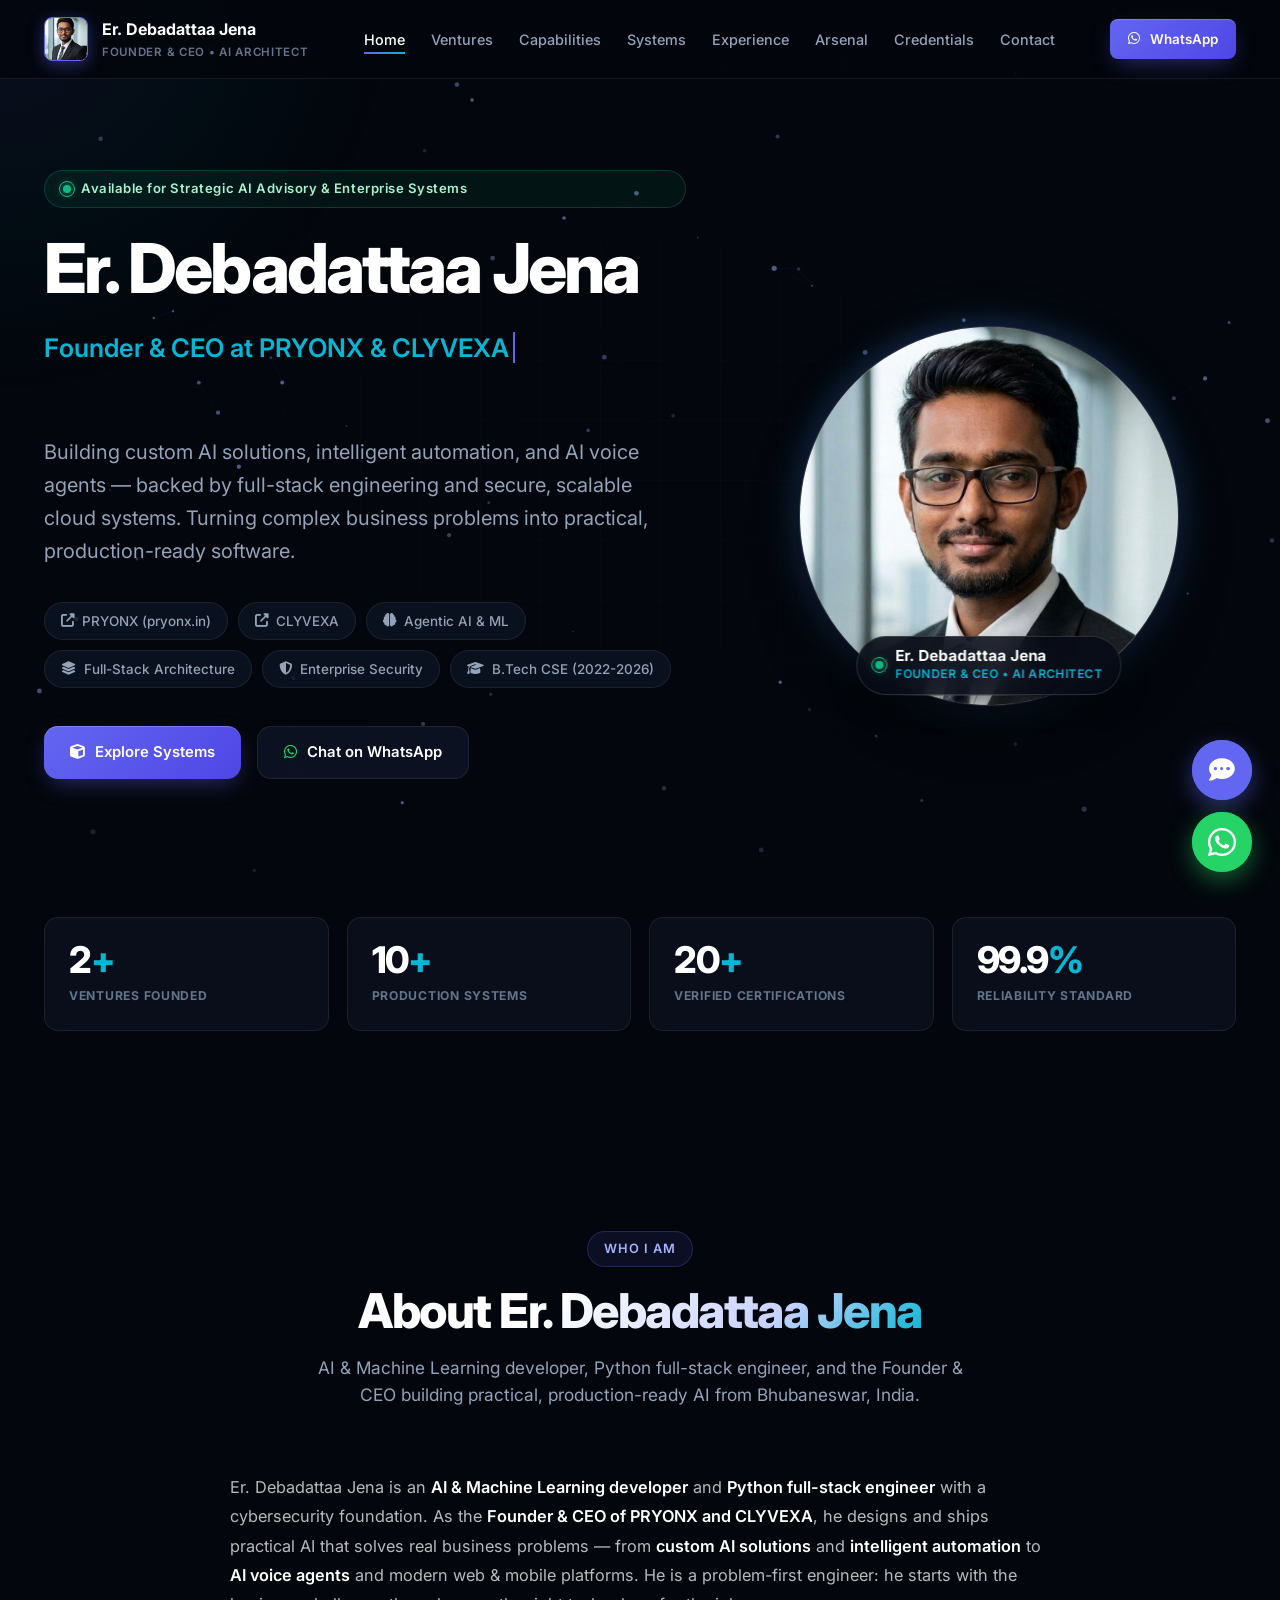
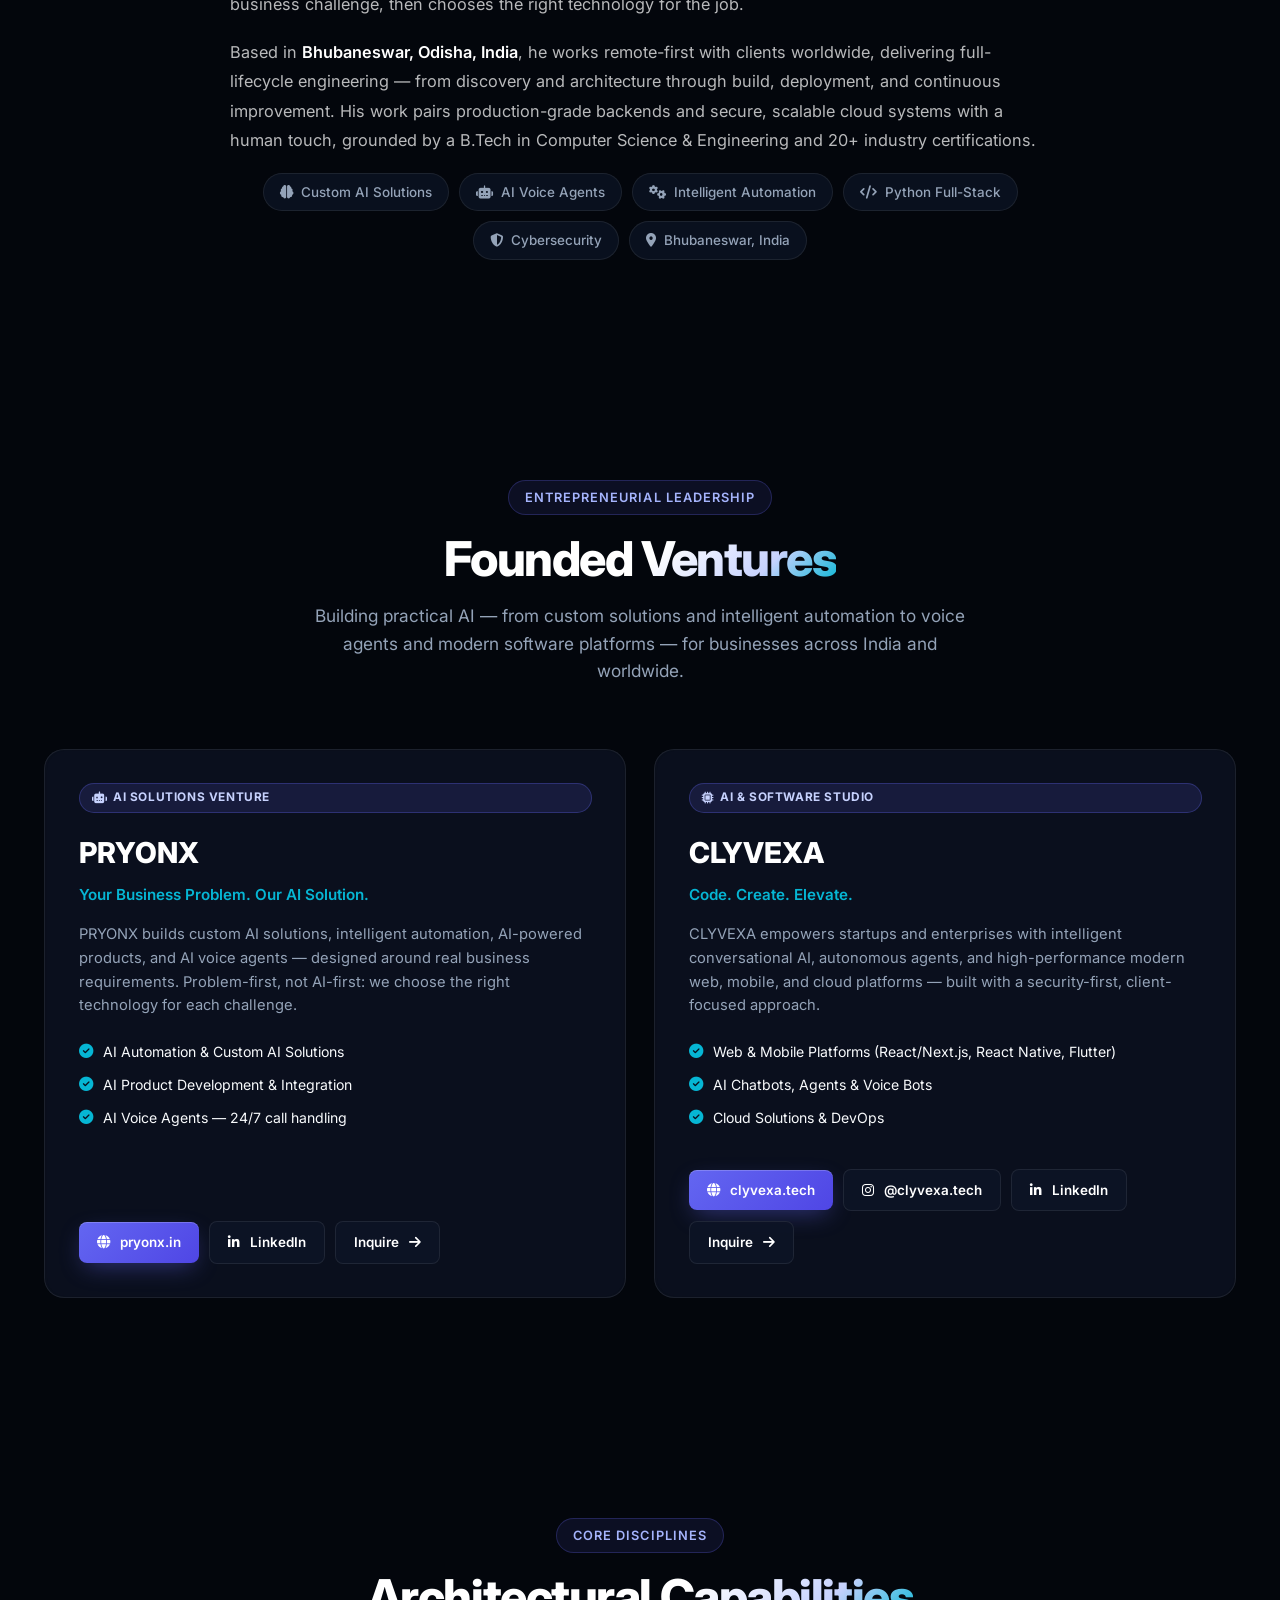
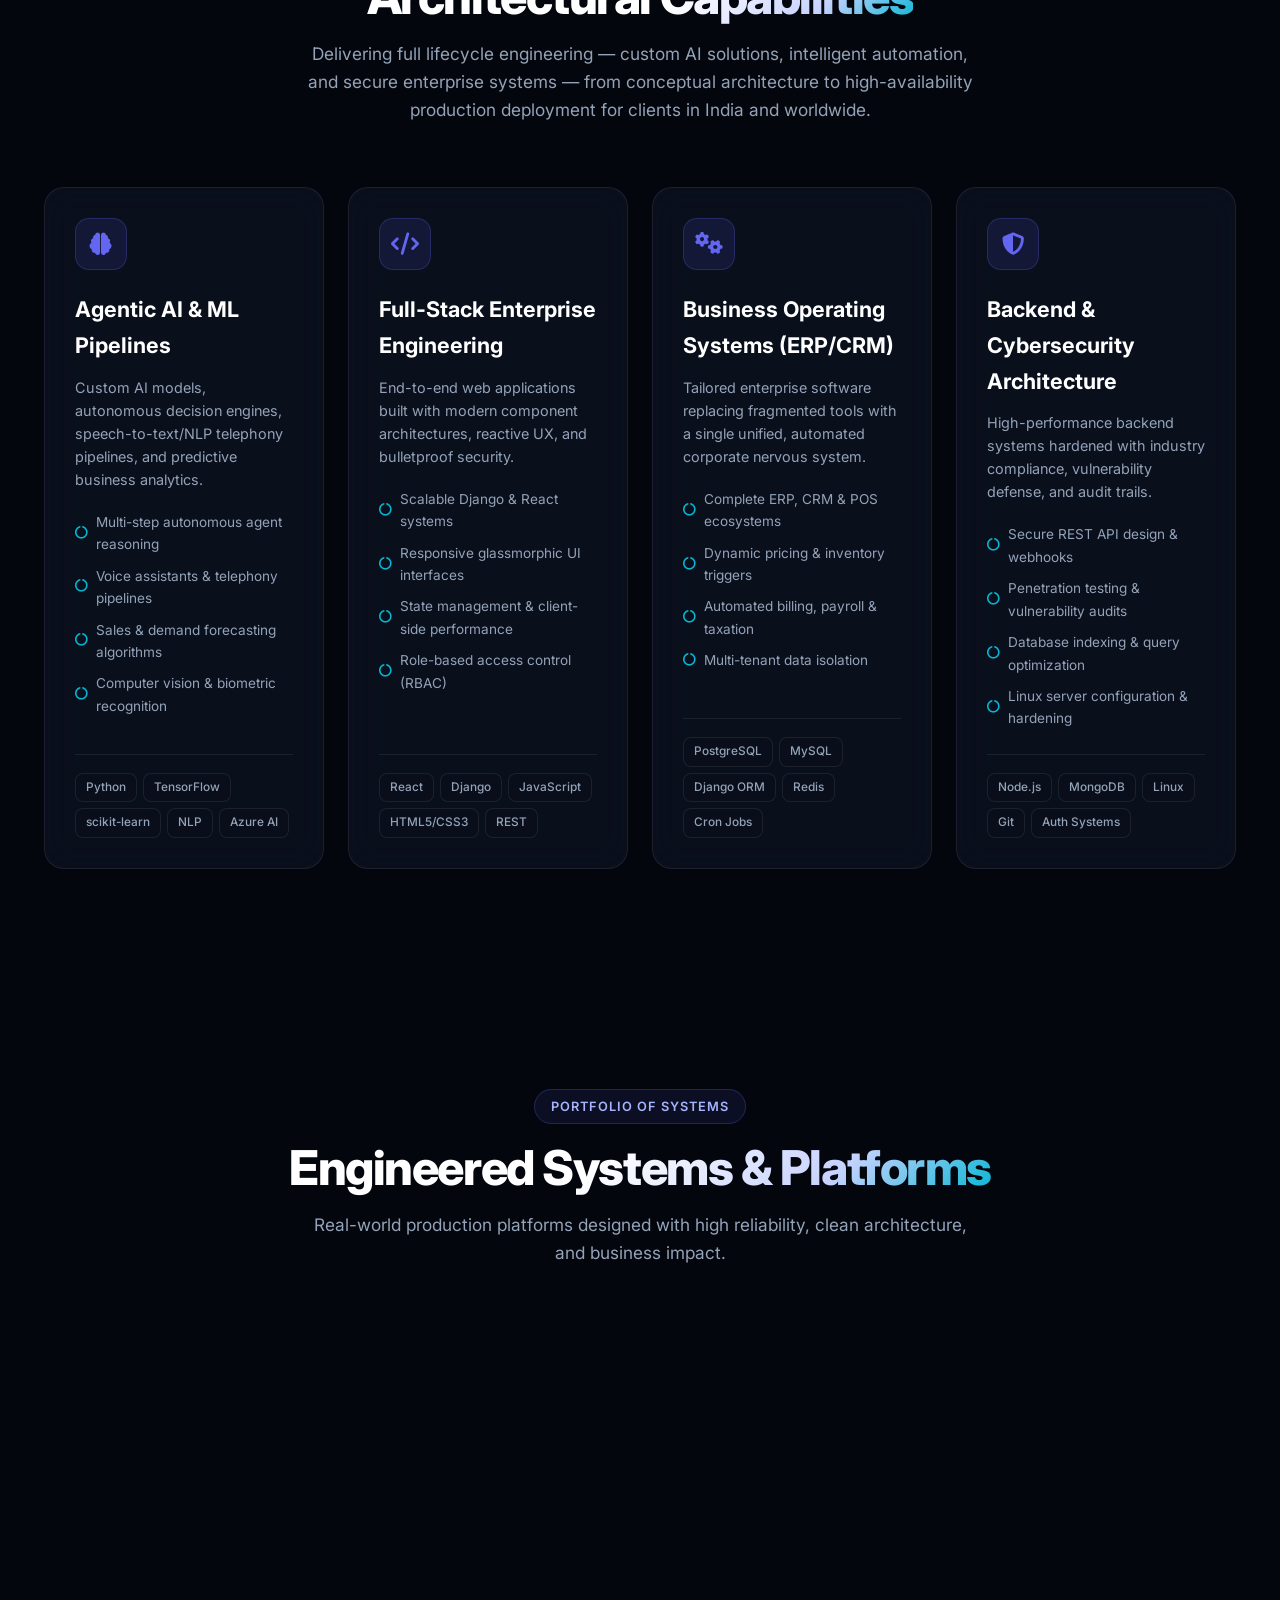
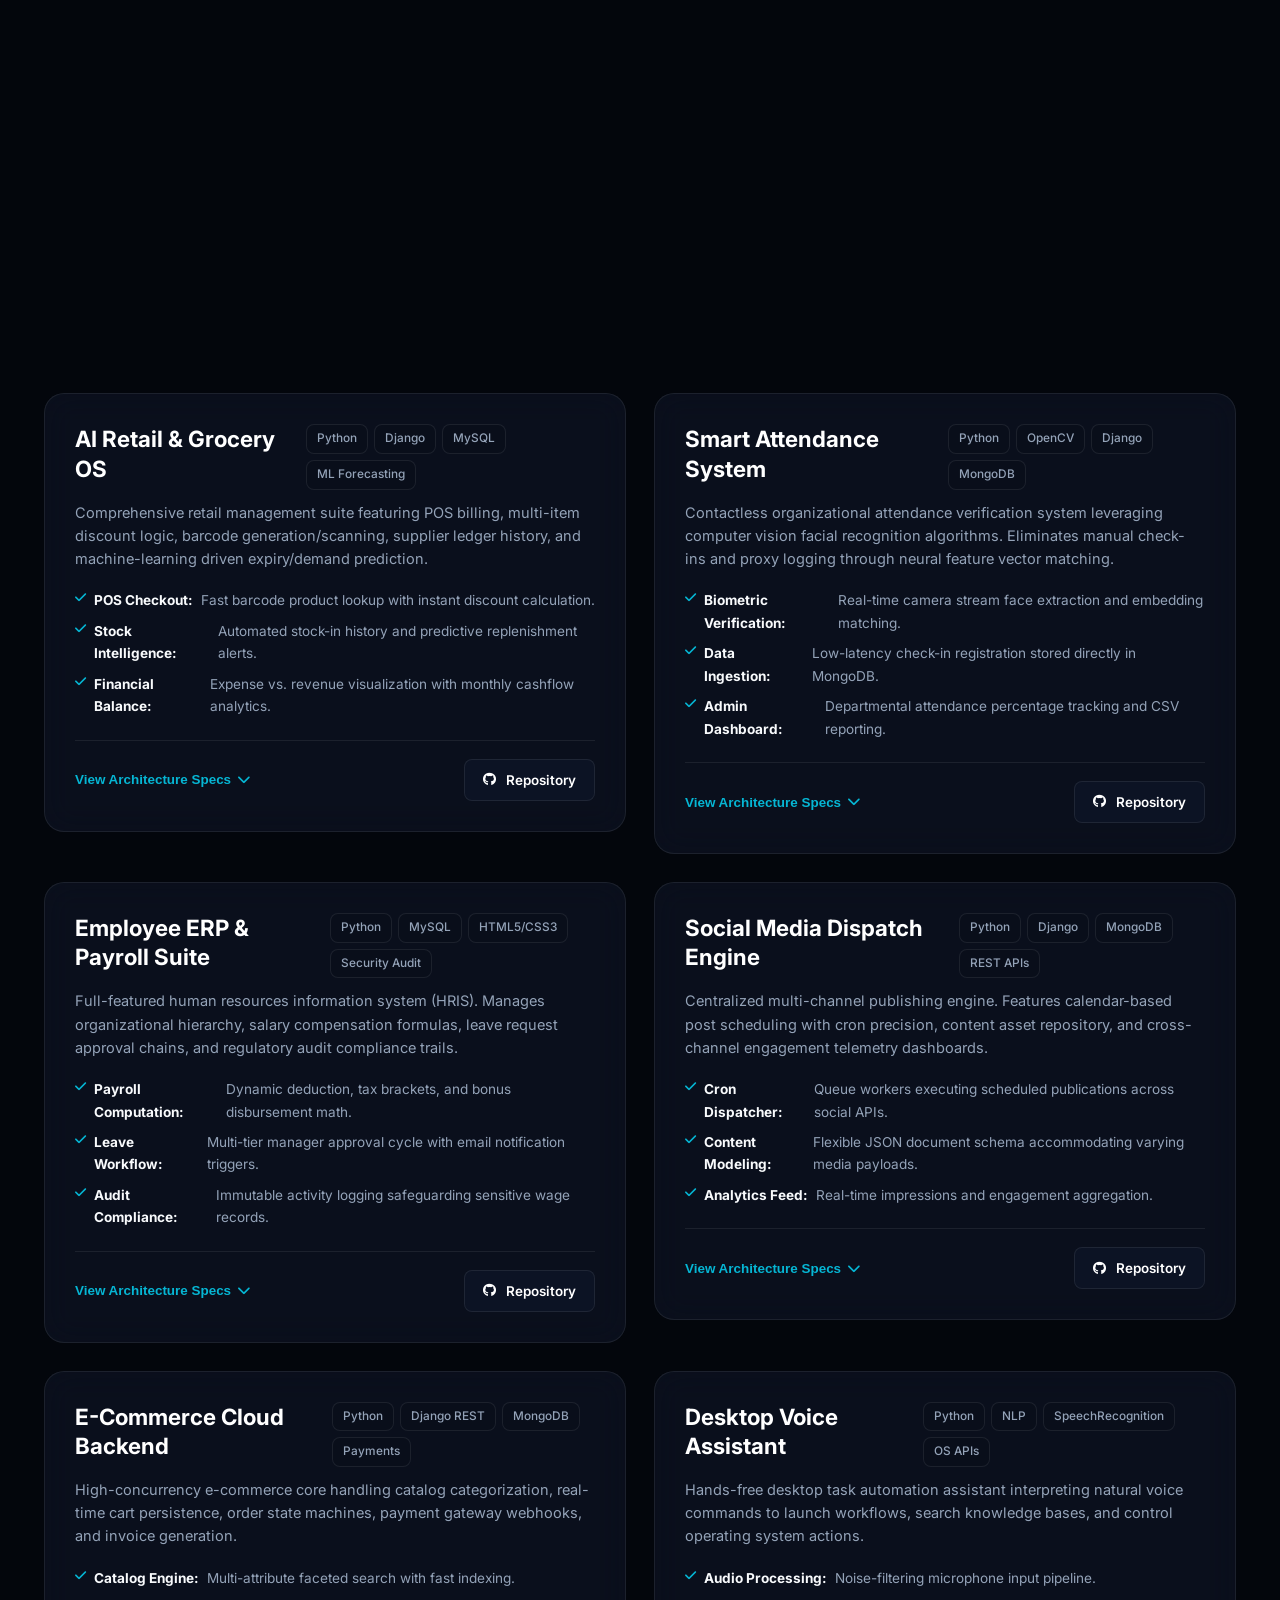
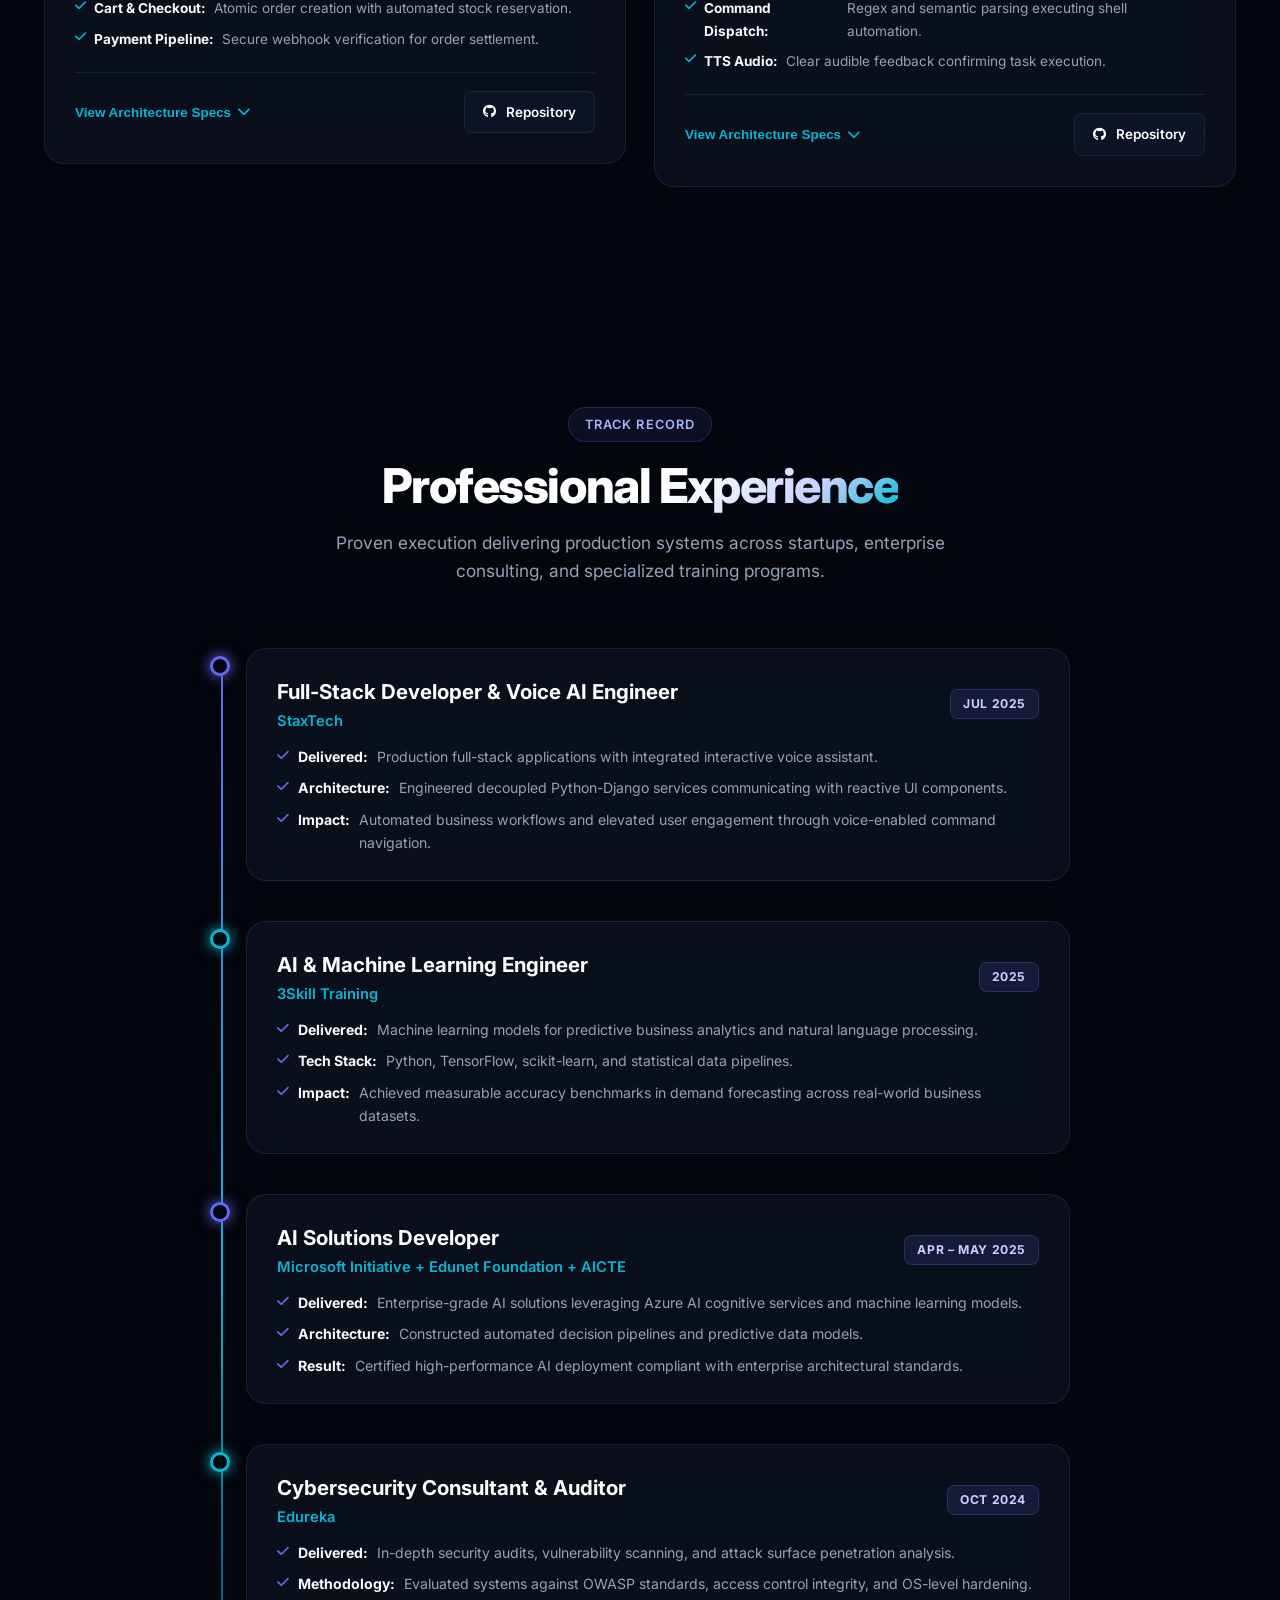
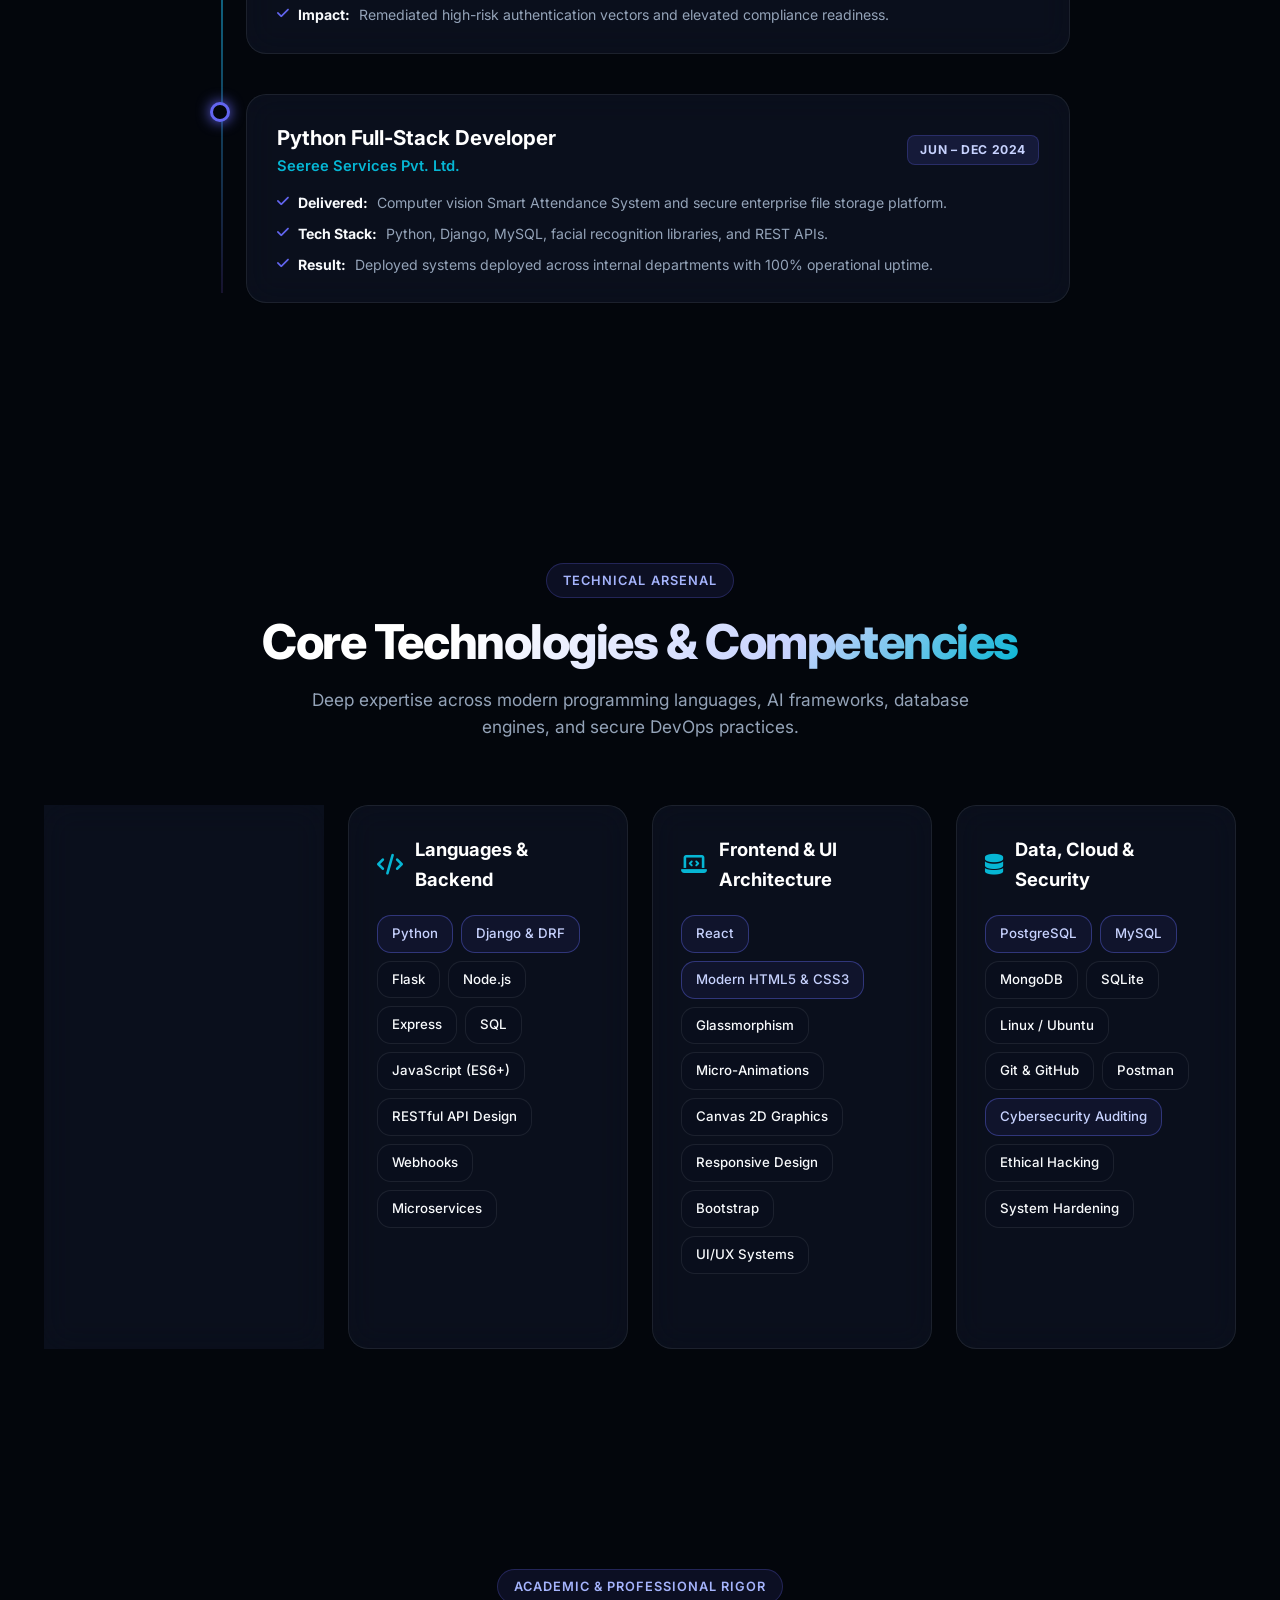
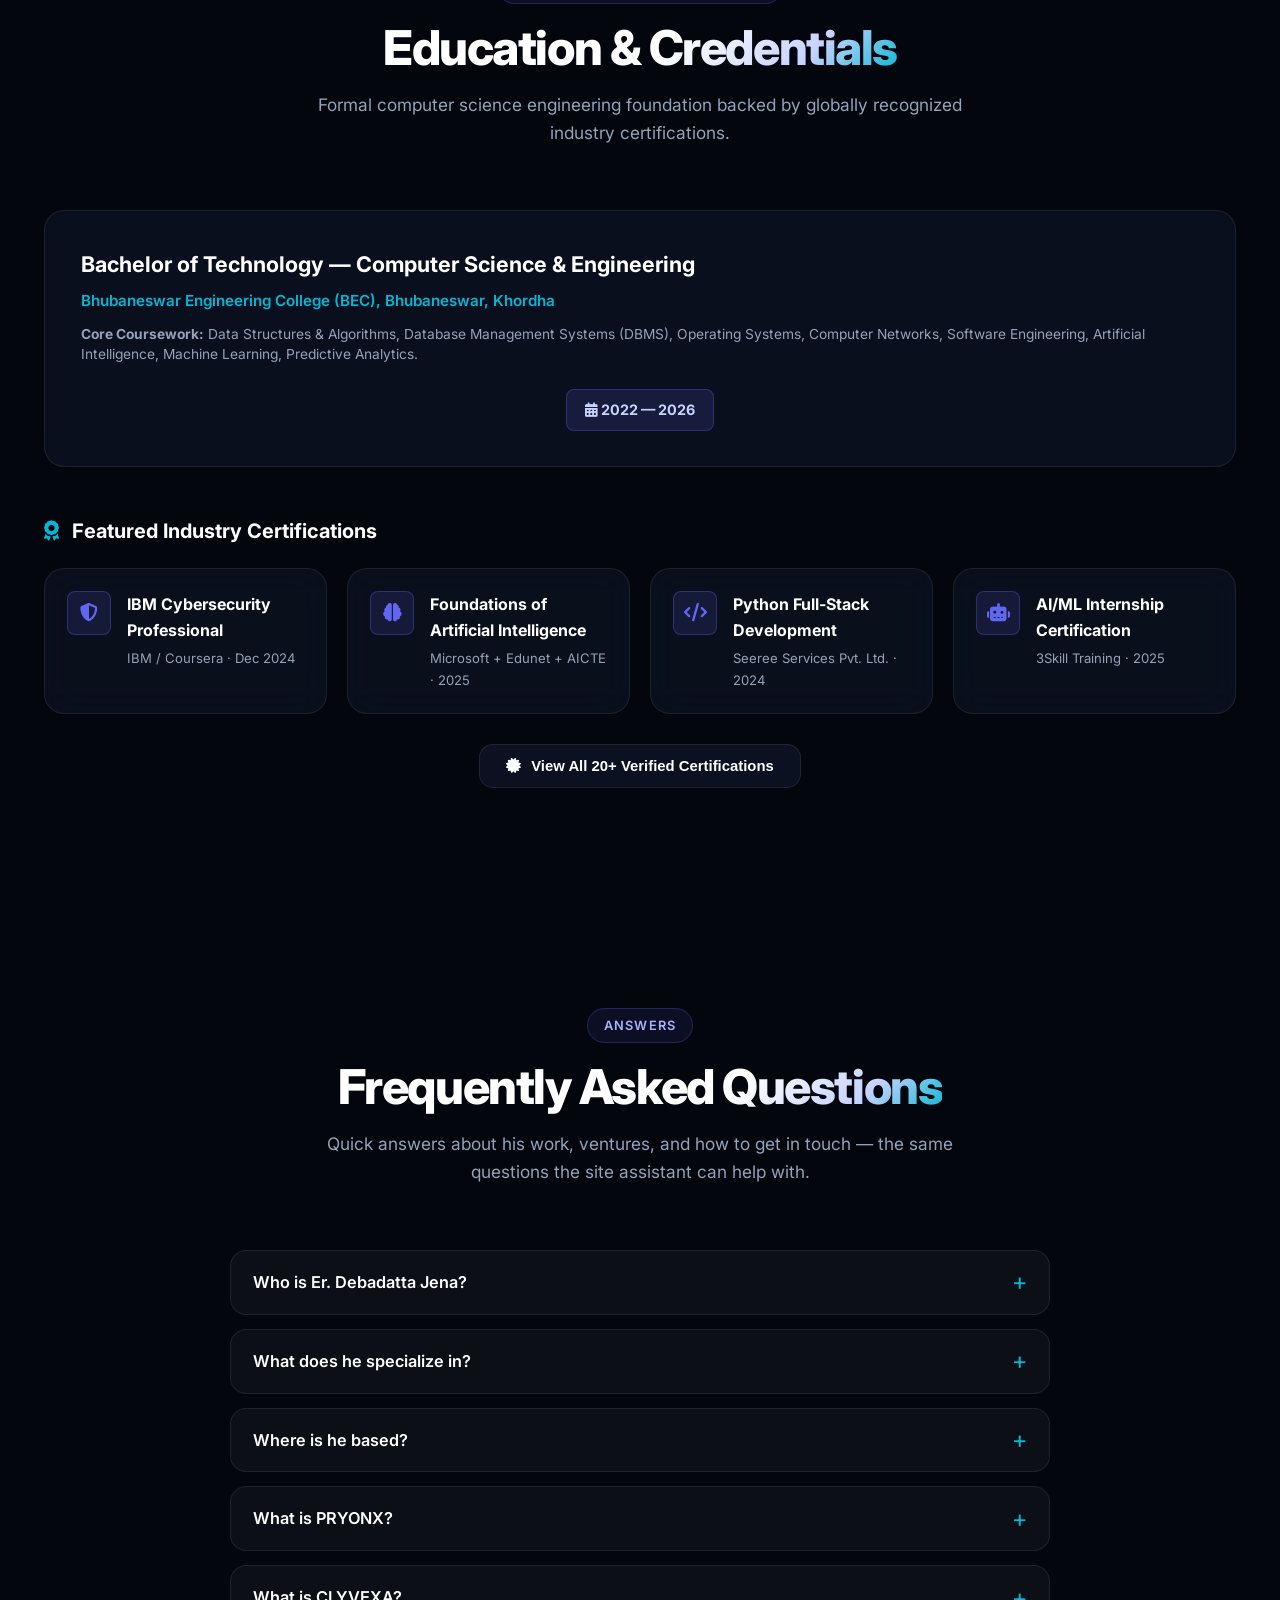
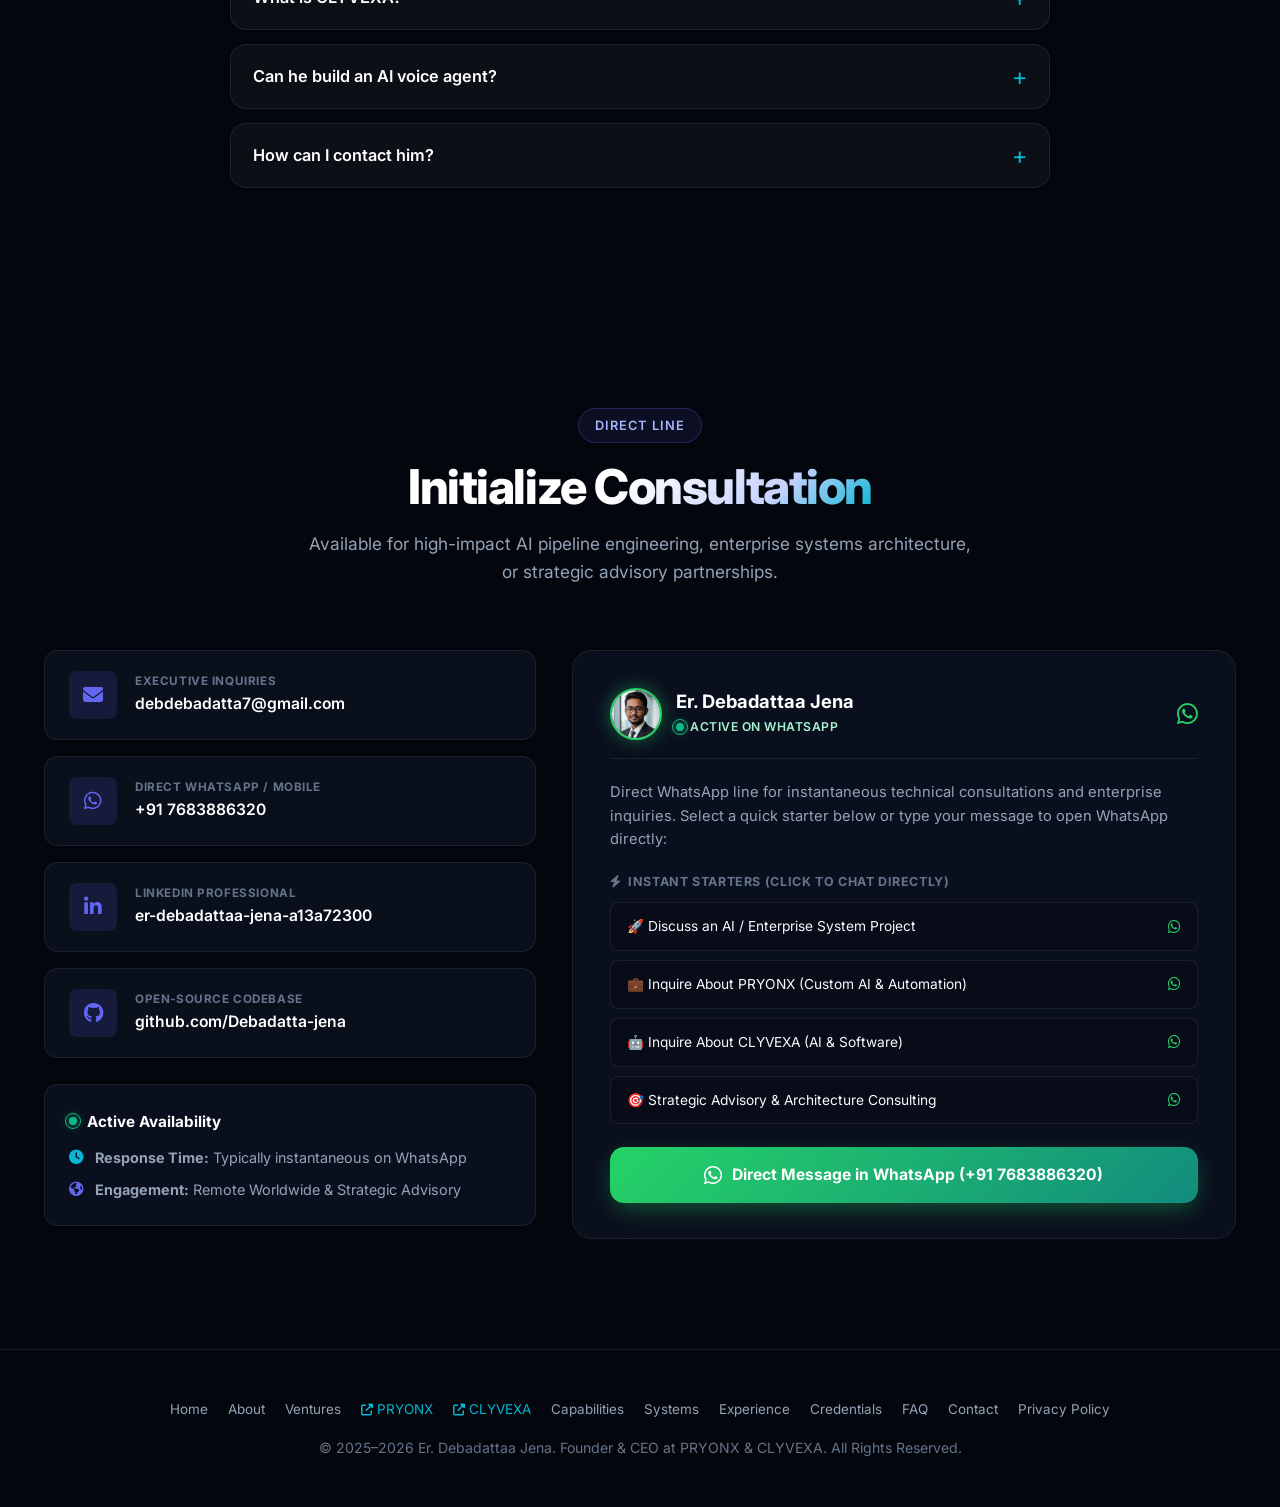
<file: index.html>
<!DOCTYPE html>
<html lang="en">
<head>
    <meta charset="UTF-8">
    <meta name="viewport" content="width=device-width, initial-scale=1.0">
    <!-- LCP hero portrait preload -->
    <link rel="preload" as="image" href="profile.jpg?v=2" fetchpriority="high">
    <title>Er. Debadattaa Jena | Founder &amp; CEO &amp; AI Architect — PRYONX &amp; CLYVEXA</title>

    <!-- SEO & Metadata -->
    <meta name="description" content="Er. Debadattaa Jena — Founder &amp; CEO of PRYONX &amp; CLYVEXA. AI developer in India building custom AI solutions, intelligent automation &amp; AI voice agents.">
    <meta name="keywords" content="Er. Debadattaa Jena, Debadatta Jena, PRYONX, CLYVEXA, Founder, CEO, AI Architect, Systems Engineer, Agentic AI, Full-Stack Developer, Python, Django, React, Machine Learning, Business Automation, ERP, CRM, Cybersecurity">
    <meta name="author" content="Er. Debadattaa Jena">
    <meta name="robots" content="index, follow, max-image-preview:large, max-snippet:-1">
    <link rel="canonical" href="https://erdebadattajena.vercel.app/">
    <link rel="sitemap" type="application/xml" href="https://erdebadattajena.vercel.app/sitemap.xml">

    <!-- Identity / entity linking (helps Google disambiguate this person) -->
    <link rel="me" href="https://github.com/Debadatta-jena">
    <link rel="me" href="https://www.linkedin.com/in/er-debadattaa-jena-a13a72300/">
    <link rel="author" href="https://www.linkedin.com/in/er-debadattaa-jena-a13a72300/">

    <!-- Favicon / App Icons -->
    <link rel="icon" type="image/svg+xml" href="favicon.svg">
    <link rel="alternate icon" type="image/jpeg" href="profile.jpg?v=2">
    <link rel="apple-touch-icon" href="profile.jpg?v=2">
    <meta name="theme-color" content="#060813">

    <!-- Open Graph / Social Sharing -->
    <meta property="og:type" content="website">
    <meta property="og:title" content="Er. Debadattaa Jena | Founder &amp; CEO &amp; AI Architect — PRYONX &amp; CLYVEXA">
    <meta property="og:description" content="Er. Debadattaa Jena — Founder &amp; CEO of PRYONX &amp; CLYVEXA. Custom AI solutions, intelligent automation, AI voice agents &amp; full-stack engineering, built by an AI developer in India.">
    <meta property="og:url" content="https://erdebadattajena.vercel.app/">
    <meta property="og:image" content="https://erdebadattajena.vercel.app/profile.jpg?v=2">
    <meta property="og:image:width" content="1024">
    <meta property="og:image:height" content="1024">
    <meta property="og:image:alt" content="Er. Debadattaa Jena — Founder &amp; CEO, AI Architect">
    <meta property="og:site_name" content="Debadattaa Jena Executive Portfolio">
    <meta property="og:locale" content="en_US">

    <!-- Twitter Card -->
    <meta name="twitter:card" content="summary_large_image">
    <meta name="twitter:title" content="Er. Debadattaa Jena | Founder &amp; CEO &amp; AI Architect — PRYONX &amp; CLYVEXA">
    <meta name="twitter:description" content="Er. Debadattaa Jena — Founder &amp; CEO of PRYONX &amp; CLYVEXA. Custom AI solutions, intelligent automation, AI voice agents &amp; full-stack engineering, built by an AI developer in India.">
    <meta name="twitter:image" content="https://erdebadattajena.vercel.app/profile.jpg?v=2">
    <meta name="twitter:image:alt" content="Er. Debadattaa Jena — Founder &amp; CEO, AI Architect">

    <!-- Structured Data (JSON-LD) -->
    <script type="application/ld+json">
    {
        "@context": "https://schema.org",
        "@type": "WebSite",
        "@id": "https://erdebadattajena.vercel.app/#website",
        "name": "Er. Debadattaa Jena — Official Portfolio",
        "alternateName": ["Debadatta Jena Portfolio", "Er Debadatta Jena", "Debadattaa Jena Portfolio", "Er Debadattaa Jena"],
        "url": "https://erdebadattajena.vercel.app/",
        "publisher": { "@id": "https://erdebadattajena.vercel.app/#person" },
        "about": { "@id": "https://erdebadattajena.vercel.app/#person" },
        "inLanguage": "en"
    }
    </script>
    <script type="application/ld+json">
    {
        "@context": "https://schema.org",
        "@type": "Person",
        "@id": "https://erdebadattajena.vercel.app/#person",
        "name": "Er. Debadattaa Jena",
        "honorificPrefix": "Er.",
        "givenName": "Debadattaa",
        "familyName": "Jena",
        "alternateName": [
            "Er Debadatta Jena",
            "Er. Debadatta Jena",
            "Debadatta Jena",
            "Debadattaa Jena",
            "Er Debadattaa Jena",
            "PRYONX CEO",
            "CLYVEXA Founder"
        ],
        "jobTitle": "Founder & CEO, AI Architect & Systems Engineer",
        "image": "https://erdebadattajena.vercel.app/profile.jpg?v=2",
        "worksFor": [
            {
                "@type": "Organization",
                "name": "PRYONX",
                "url": "https://pryonx.in",
                "sameAs": ["https://www.linkedin.com/company/pryonx"]
            },
            {
                "@type": "Organization",
                "name": "CLYVEXA",
                "url": "https://clyvexa-ten.vercel.app",
                "sameAs": [
                    "https://www.linkedin.com/company/clyvexa",
                    "https://www.instagram.com/clyvexa.tech/"
                ]
            }
        ],
        "url": "https://erdebadattajena.vercel.app/",
        "email": "debdebadatta7@gmail.com",
        "telephone": "+917683886320",
        "knowsLanguage": ["en", "hi", "od"],
        "description": "Er. Debadattaa Jena is the Founder & CEO of PRYONX and CLYVEXA — an AI & machine-learning developer and Python full-stack engineer based in Bhubaneswar, Odisha, India — building custom AI solutions, intelligent automation, AI voice agents, and modern software platforms.",
        "address": {
            "@type": "PostalAddress",
            "addressLocality": "Bhubaneswar",
            "addressRegion": "Odisha",
            "addressCountry": "IN"
        },
        "nationality": { "@type": "Country", "name": "India" },
        "sameAs": [
            "https://github.com/Debadatta-jena",
            "https://www.linkedin.com/in/er-debadattaa-jena-a13a72300/",
            "https://www.facebook.com/pryonx",
            "https://www.instagram.com/pryonx"
        ],
        "knowsAbout": ["Artificial Intelligence", "Agentic AI", "Enterprise Architecture", "Python", "Django", "React", "Machine Learning", "Cybersecurity", "REST APIs", "PostgreSQL", "ERP Systems"],
        "alumniOf": {
            "@type": "EducationalOrganization",
            "name": "Bhubaneswar Engineering College",
            "address": { "@type": "PostalAddress", "addressLocality": "Bhubaneswar", "addressRegion": "Odisha", "addressCountry": "IN" }
        },
        "areaServed": ["IN", "Worldwide"],
        "availableLanguage": ["en", "hi", "od"],
        "hasCredential": [
            { "@type": "EducationalOccupationalCredential", "credentialCategory": "certification", "name": "IBM Cybersecurity Professional", "recognizedBy": { "@type": "Organization", "name": "IBM / Coursera" } },
            { "@type": "EducationalOccupationalCredential", "credentialCategory": "certification", "name": "Foundations of Artificial Intelligence", "recognizedBy": { "@type": "Organization", "name": "Microsoft, Edunet, AICTE" } },
            { "@type": "EducationalOccupationalCredential", "credentialCategory": "certification", "name": "Python Full-Stack Development", "recognizedBy": { "@type": "Organization", "name": "Seeree Services Pvt. Ltd." } },
            { "@type": "EducationalOccupationalCredential", "credentialCategory": "certification", "name": "AI/ML Internship Certification", "recognizedBy": { "@type": "Organization", "name": "3Skill Training" } }
        ]
    }
    </script>
    <script type="application/ld+json">
    {
        "@context": "https://schema.org",
        "@type": "Organization",
        "name": "PRYONX",
        "url": "https://www.pryonx.in/",
        "logo": "https://erdebadattajena.vercel.app/profile.jpg?v=2",
        "email": "debdebadatta7@gmail.com",
        "telephone": "+917683886320",
        "slogan": "Your Business Problem. Our AI Solution.",
        "description": "PRYONX builds custom AI solutions, intelligent automation, AI-powered products, and AI voice agents designed around real business requirements.",
        "founder": { "@id": "https://erdebadattajena.vercel.app/#person" },
        "sameAs": [
            "https://www.facebook.com/pryonx",
            "https://www.instagram.com/pryonx",
            "https://www.linkedin.com/company/pryonx"
        ]
    }
    </script>
    <script type="application/ld+json">
    {
        "@context": "https://schema.org",
        "@type": "Organization",
        "name": "CLYVEXA",
        "url": "https://clyvexa-ten.vercel.app",
        "email": "clyvexa.tech@gmail.com",
        "telephone": "+917683886320",
        "slogan": "Code. Create. Elevate.",
        "description": "CLYVEXA is an AI and software engineering firm delivering conversational AI, autonomous agents, and modern web, mobile, and cloud platforms.",
        "foundingDate": "2026-02-16",
        "founder": { "@id": "https://erdebadattajena.vercel.app/#person" },
        "sameAs": [
            "https://www.instagram.com/clyvexa.tech/",
            "https://www.linkedin.com/company/clyvexa"
        ]
    }
    </script>
    <script type="application/ld+json">
    {
        "@context": "https://schema.org",
        "@type": "ProfilePage",
        "@id": "https://erdebadattajena.vercel.app/#webpage",
        "url": "https://erdebadattajena.vercel.app/",
        "name": "Er. Debadattaa Jena | Founder & CEO & AI Architect — PRYONX & CLYVEXA",
        "inLanguage": "en",
        "isPartOf": { "@id": "https://erdebadattajena.vercel.app/#website" },
        "mainEntity": { "@id": "https://erdebadattajena.vercel.app/#person" },
        "dateModified": "2026-11-01"
    }
    </script>
    <script type="application/ld+json">
    {
        "@context": "https://schema.org",
        "@type": "ProfessionalService",
        "@id": "https://erdebadattajena.vercel.app/#service",
        "name": "AI Solutions & Software Engineering",
        "url": "https://erdebadattajena.vercel.app/",
        "provider": { "@id": "https://erdebadattajena.vercel.app/#person" },
        "areaServed": ["IN", "Worldwide"],
        "serviceType": ["Custom AI Solutions", "Intelligent Automation", "AI Voice Agents", "Full-Stack Web & Mobile Development", "Cybersecurity Architecture"]
    }
    </script>
    <script type="application/ld+json">
    {
        "@context": "https://schema.org",
        "@type": "FAQPage",
        "@id": "https://erdebadattajena.vercel.app/#faq",
        "mainEntity": [
            { "@type": "Question", "name": "Who is Er. Debadatta Jena?", "acceptedAnswer": { "@type": "Answer", "text": "Er. Debadatta Jena is an AI & Machine Learning developer, Python full-stack engineer, and cyber-security practitioner, and the Founder & CEO of PRYONX and CLYVEXA. He builds practical, production-ready AI that solves real business problems." } },
            { "@type": "Question", "name": "What does he specialize in?", "acceptedAnswer": { "@type": "Answer", "text": "Custom AI solutions, intelligent automation, AI voice agents, and full-stack web & mobile platforms, grounded in secure, scalable backend engineering." } },
            { "@type": "Question", "name": "Where is he based?", "acceptedAnswer": { "@type": "Answer", "text": "He is based in Bhubaneswar, Odisha, India, and works remote-first with clients everywhere." } },
            { "@type": "Question", "name": "What is PRYONX?", "acceptedAnswer": { "@type": "Answer", "text": "PRYONX — Your Business Problem. Our AI Solution. — builds custom AI solutions, intelligent automation, AI-powered products, and AI voice agents, designed around real business requirements (problem-first, not AI-first)." } },
            { "@type": "Question", "name": "What is CLYVEXA?", "acceptedAnswer": { "@type": "Answer", "text": "CLYVEXA — Code. Create. Elevate. — is an AI & software studio delivering conversational AI, autonomous agents, and modern web, mobile, and cloud platforms." } },
            { "@type": "Question", "name": "Can he build an AI voice agent?", "acceptedAnswer": { "@type": "Answer", "text": "Yes — inbound and outbound AI voice agents that answer calls 24/7, qualify leads, book appointments, and route conversations, with sub-180ms response targets." } },
            { "@type": "Question", "name": "How can I contact him?", "acceptedAnswer": { "@type": "Answer", "text": "WhatsApp +91 7683 886 320, email debdebadatta7@gmail.com, or connect on LinkedIn." } }
        ]
    }
    </script>

    <!-- Font Awesome Icons -->
    <link rel="preconnect" href="https://cdnjs.cloudflare.com" crossorigin>
    <link rel="stylesheet" href="https://cdnjs.cloudflare.com/ajax/libs/font-awesome/6.4.0/css/all.min.css">

    <!-- Google Fonts Inter -->
    <link rel="preconnect" href="https://fonts.googleapis.com">
    <link rel="preconnect" href="https://fonts.gstatic.com" crossorigin>
    <link href="https://fonts.googleapis.com/css2?family=Inter:wght@300;400;500;600;700;800&family=JetBrains+Mono:wght@400;600&display=swap" rel="stylesheet">

    <!-- Stylesheet -->
    <link rel="stylesheet" href="styles.css?v=7">
</head>
<body>
    <!-- Skip to Content -->
    <a href="#mainContent" class="skip-link">Skip to main content</a>

    <!-- Reading Progress Bar -->
    <div class="scroll-progress-bar"></div>

    <!-- Visual FX Layers (decorative — hidden from assistive tech) -->
    <div id="cursorSpotlight" aria-hidden="true"></div>
    <canvas id="heroCanvas" aria-hidden="true"></canvas>
    <div class="bg-mesh-pattern" aria-hidden="true"></div>

    <!-- Executive Site Navigation -->
    <header class="site-nav">
        <div class="container">
            <div class="nav-inner">
                <a href="#home" class="nav-brand" aria-label="Er. Debadattaa Jena Home">
                    <div class="brand-avatar-wrap">
                        <img src="nav-profile.jpg?v=2" alt="Er. Debadattaa Jena" class="brand-avatar-img" width="320" height="320" loading="eager" decoding="async">
                    </div>
                    <div class="brand-meta">
                        <span class="brand-name">Er. Debadattaa Jena</span>
                        <span class="brand-role">Founder &amp; CEO • AI Architect</span>
                    </div>
                </a>

                <nav aria-label="Main navigation">
                    <ul class="nav-links-list">
                        <li><a href="#home" class="nav-link active">Home</a></li>
                        <li><a href="#ventures" class="nav-link">Ventures</a></li>
                        <li><a href="#services" class="nav-link">Capabilities</a></li>
                        <li><a href="#projects" class="nav-link">Systems</a></li>
                        <li><a href="#experience" class="nav-link">Experience</a></li>
                        <li><a href="#skills" class="nav-link">Arsenal</a></li>
                        <li><a href="#credentials" class="nav-link">Credentials</a></li>
                        <li><a href="#contact" class="nav-link">Contact</a></li>
                    </ul>
                </nav>

                <div class="nav-cta-wrap">
                    <a href="https://wa.me/917683886320" target="_blank" rel="noopener noreferrer" class="btn-exec btn-exec-primary btn-exec-sm">
                        <i class="fab fa-whatsapp"></i>
                        <span>WhatsApp</span>
                    </a>
                    <button class="hamburger-btn" id="hamburgerBtn" aria-label="Toggle navigation drawer" aria-expanded="false">
                        <i class="fas fa-bars"></i>
                    </button>
                </div>
            </div>
        </div>

        <!-- Mobile Navigation Drawer -->
        <div class="mobile-nav-drawer" id="mobileNavDrawer">
            <a href="#home" class="nav-link">Home</a>
            <a href="#ventures" class="nav-link">Ventures &amp; Leadership</a>
            <a href="#services" class="nav-link">Capabilities &amp; Services</a>
            <a href="#projects" class="nav-link">Engineered Systems</a>
            <a href="#experience" class="nav-link">Executive Experience</a>
            <a href="#skills" class="nav-link">Technical Arsenal</a>
            <a href="#credentials" class="nav-link">Credentials &amp; Education</a>
            <a href="#contact" class="nav-link">Initialize Contact</a>
        </div>
    </header>

    <main id="mainContent">
        <!-- Hero Section -->
        <section id="home" class="hero-section">
            <div class="container">
                <div class="hero-content">
                    <div class="hero-executive-layout">
                        <div class="hero-text-col">
                            <div class="hero-status-pill reveal-item">
                                <span class="status-dot-pulse"></span>
                                <span>Available for Strategic AI Advisory &amp; Enterprise Systems</span>
                            </div>

                            <h1 class="hero-title reveal-item">
                                Er. Debadattaa Jena
                            </h1>

                            <div class="hero-subtitle-box reveal-item">
                                <span class="hero-typed-text" id="heroTypedText">Founder &amp; CEO at PRYONX &amp; CLYVEXA</span>
                            </div>

                            <p class="hero-description reveal-item">
                                Building custom AI solutions, intelligent automation, and AI voice agents — backed by full-stack engineering and secure, scalable cloud systems. Turning complex business problems into practical, production-ready software.
                            </p>

                            <div class="hero-meta-tags reveal-item">
                                <a href="https://pryonx.in" target="_blank" rel="noopener noreferrer" class="meta-chip" style="text-decoration:none;"><i class="fas fa-external-link-alt"></i> PRYONX (pryonx.in)</a>
                                <a href="https://clyvexa-ten.vercel.app" target="_blank" rel="noopener noreferrer" class="meta-chip" style="text-decoration:none;"><i class="fas fa-external-link-alt"></i> CLYVEXA</a>
                                <span class="meta-chip"><i class="fas fa-brain"></i> Agentic AI &amp; ML</span>
                                <span class="meta-chip"><i class="fas fa-layer-group"></i> Full-Stack Architecture</span>
                                <span class="meta-chip"><i class="fas fa-shield-alt"></i> Enterprise Security</span>
                                <span class="meta-chip"><i class="fas fa-graduation-cap"></i> B.Tech CSE (2022-2026)</span>
                            </div>

                            <div class="hero-cta-group reveal-item">
                                <a href="#projects" class="btn-exec btn-exec-primary">
                                    <i class="fas fa-cube"></i>
                                    <span>Explore Systems</span>
                                </a>
                                <a href="https://wa.me/917683886320" target="_blank" rel="noopener noreferrer" class="btn-exec btn-exec-secondary">
                                    <i class="fab fa-whatsapp" style="color: #25D366;"></i>
                                    <span>Chat on WhatsApp</span>
                                </a>
                            </div>

                            <div class="hero-social-strip reveal-item">
                                <a href="https://github.com/Debadatta-jena" target="_blank" rel="noopener noreferrer" class="social-circle-link" aria-label="GitHub Profile">
                                    <i class="fab fa-github"></i>
                                </a>
                                <a href="https://www.linkedin.com/in/er-debadattaa-jena-a13a72300/" target="_blank" rel="noopener noreferrer" class="social-circle-link" aria-label="LinkedIn Profile">
                                    <i class="fab fa-linkedin-in"></i>
                                </a>
                                <a href="https://wa.me/917683886320" target="_blank" rel="noopener noreferrer" class="social-circle-link" aria-label="Direct WhatsApp">
                                    <i class="fab fa-whatsapp"></i>
                                </a>
                                <a href="mailto:debdebadatta7@gmail.com" class="social-circle-link" aria-label="Direct Email">
                                    <i class="fas fa-envelope"></i>
                                </a>
                            </div>
                        </div>

                        <div class="hero-portrait-col reveal-item">
                            <div class="portrait-card-wrapper">
                                <div class="portrait-ambient-glow"></div>
                                <div class="portrait-frame">
                                    <img src="profile.jpg?v=2" alt="Er. Debadattaa Jena — Founder &amp; CEO, AI Architect" class="portrait-image" width="1024" height="1024" fetchpriority="high" decoding="async">
                                    <div class="portrait-glass-overlay">
                                        <div class="portrait-badge">
                                            <span class="status-dot-pulse"></span>
                                            <div>
                                                <strong>Er. Debadattaa Jena</strong>
                                                <small>Founder &amp; CEO • AI Architect</small>
                                            </div>
                                        </div>
                                    </div>
                                </div>
                            </div>
                        </div>
                    </div>

                    <!-- Metrics Ticker Strip -->
                    <div class="metrics-strip-grid reveal-item">
                        <div class="metric-stat-box">
                            <div class="metric-num">2<span>+</span></div>
                            <div class="metric-label">Ventures Founded</div>
                        </div>
                        <div class="metric-stat-box">
                            <div class="metric-num">10<span>+</span></div>
                            <div class="metric-label">Production Systems</div>
                        </div>
                        <div class="metric-stat-box">
                            <div class="metric-num">20<span>+</span></div>
                            <div class="metric-label">Verified Certifications</div>
                        </div>
                        <div class="metric-stat-box">
                            <div class="metric-num">99.9<span>%</span></div>
                            <div class="metric-label">Reliability Standard</div>
                        </div>
                    </div>
                </div>
            </div>
        </section>

        <!-- Executive Ventures Section -->
        <!-- About Narrative Section -->
        <section id="about" class="section-spacing">
            <div class="container">
                <div class="section-header reveal-item">
                    <span class="eyebrow-badge">Who I Am</span>
                    <h2 class="section-title">About <span class="gradient-text">Er. Debadattaa Jena</span></h2>
                    <p class="section-subtitle">AI &amp; Machine Learning developer, Python full-stack engineer, and the Founder &amp; CEO building practical, production-ready AI from Bhubaneswar, India.</p>
                </div>
                <div class="about-prose reveal-item">
                    <p>Er. Debadattaa Jena is an <strong>AI &amp; Machine Learning developer</strong> and <strong>Python full-stack engineer</strong> with a cybersecurity foundation. As the <strong>Founder &amp; CEO of PRYONX and CLYVEXA</strong>, he designs and ships practical AI that solves real business problems — from <strong>custom AI solutions</strong> and <strong>intelligent automation</strong> to <strong>AI voice agents</strong> and modern web &amp; mobile platforms. He is a problem-first engineer: he starts with the business challenge, then chooses the right technology for the job.</p>
                    <p>Based in <strong>Bhubaneswar, Odisha, India</strong>, he works remote-first with clients worldwide, delivering full-lifecycle engineering — from discovery and architecture through build, deployment, and continuous improvement. His work pairs production-grade backends and secure, scalable cloud systems with a human touch, grounded by a B.Tech in Computer Science &amp; Engineering and 20+ industry certifications.</p>
                    <div class="about-keywords">
                        <span class="meta-chip"><i class="fas fa-brain"></i> Custom AI Solutions</span>
                        <span class="meta-chip"><i class="fas fa-robot"></i> AI Voice Agents</span>
                        <span class="meta-chip"><i class="fas fa-gears"></i> Intelligent Automation</span>
                        <span class="meta-chip"><i class="fas fa-code"></i> Python Full-Stack</span>
                        <span class="meta-chip"><i class="fas fa-shield-alt"></i> Cybersecurity</span>
                        <span class="meta-chip"><i class="fas fa-location-dot"></i> Bhubaneswar, India</span>
                    </div>
                </div>
            </div>
        </section>

        <section id="ventures" class="section-spacing">
            <div class="container">
                <div class="section-header reveal-item">
                    <span class="eyebrow-badge">Entrepreneurial Leadership</span>
                    <h2 class="section-title">Founded <span class="gradient-text">Ventures</span></h2>
                    <p class="section-subtitle">Building practical AI — from custom solutions and intelligent automation to voice agents and modern software platforms — for businesses across India and worldwide.</p>
                </div>

                <div class="ventures-grid">
                    <!-- Venture 1: PRYONX -->
                    <div class="border-beam-card reveal-item" data-tilt>
                        <div class="border-beam-inner">
                            <span class="venture-badge"><i class="fas fa-robot"></i> AI Solutions Venture</span>
                            <h3 class="venture-title">PRYONX</h3>
                            <p class="venture-tagline">Your Business Problem. Our AI Solution.</p>
                            <p class="venture-desc">
                                PRYONX builds custom AI solutions, intelligent automation, AI-powered products, and AI voice agents — designed around real business requirements. Problem-first, not AI-first: we choose the right technology for each challenge.
                            </p>
                            <ul class="venture-focus-list">
                                <li><i class="fas fa-check-circle"></i> AI Automation &amp; Custom AI Solutions</li>
                                <li><i class="fas fa-check-circle"></i> AI Product Development &amp; Integration</li>
                                <li><i class="fas fa-check-circle"></i> AI Voice Agents — 24/7 call handling</li>
                            </ul>
                            <div class="venture-action-row">
                                <a href="https://pryonx.in" target="_blank" rel="noopener noreferrer" class="btn-exec btn-exec-primary btn-exec-sm">
                                    <i class="fas fa-globe"></i>
                                    <span>pryonx.in</span>
                                </a>
                                <a href="https://www.linkedin.com/company/pryonx" target="_blank" rel="noopener noreferrer" class="btn-exec btn-exec-secondary btn-exec-sm">
                                    <i class="fab fa-linkedin-in"></i>
                                    <span>LinkedIn</span>
                                </a>
                                <a href="#contact" class="btn-exec btn-exec-secondary btn-exec-sm">
                                    <span>Inquire</span>
                                    <i class="fas fa-arrow-right"></i>
                                </a>
                            </div>
                        </div>
                    </div>

                    <!-- Venture 2: CLYVEXA -->
                    <div class="border-beam-card reveal-item" data-tilt>
                        <div class="border-beam-inner">
                            <span class="venture-badge"><i class="fas fa-microchip"></i> AI &amp; Software Studio</span>
                            <h3 class="venture-title">CLYVEXA</h3>
                            <p class="venture-tagline">Code. Create. Elevate.</p>
                            <p class="venture-desc">
                                CLYVEXA empowers startups and enterprises with intelligent conversational AI, autonomous agents, and high-performance modern web, mobile, and cloud platforms — built with a security-first, client-focused approach.
                            </p>
                            <ul class="venture-focus-list">
                                <li><i class="fas fa-check-circle"></i> Web &amp; Mobile Platforms (React/Next.js, React Native, Flutter)</li>
                                <li><i class="fas fa-check-circle"></i> AI Chatbots, Agents &amp; Voice Bots</li>
                                <li><i class="fas fa-check-circle"></i> Cloud Solutions &amp; DevOps</li>
                            </ul>
                            <div class="venture-action-row">
                                <a href="https://clyvexa-ten.vercel.app" target="_blank" rel="noopener noreferrer" class="btn-exec btn-exec-primary btn-exec-sm">
                                    <i class="fas fa-globe"></i>
                                    <span>clyvexa.tech</span>
                                </a>
                                <a href="https://www.instagram.com/clyvexa.tech/" target="_blank" rel="noopener noreferrer" class="btn-exec btn-exec-secondary btn-exec-sm">
                                    <i class="fab fa-instagram"></i>
                                    <span>@clyvexa.tech</span>
                                </a>
                                <a href="https://www.linkedin.com/company/clyvexa" target="_blank" rel="noopener noreferrer" class="btn-exec btn-exec-secondary btn-exec-sm">
                                    <i class="fab fa-linkedin-in"></i>
                                    <span>LinkedIn</span>
                                </a>
                                <a href="#contact" class="btn-exec btn-exec-secondary btn-exec-sm">
                                    <span>Inquire</span>
                                    <i class="fas fa-arrow-right"></i>
                                </a>
                            </div>
                        </div>
                    </div>
                </div>
            </div>
        </section>

        <!-- Capabilities & Services Section -->
        <section id="services" class="section-spacing">
            <div class="container">
                <div class="section-header reveal-item">
                    <span class="eyebrow-badge">Core Disciplines</span>
                    <h2 class="section-title">Architectural <span class="gradient-text">Capabilities</span></h2>
                    <p class="section-subtitle">Delivering full lifecycle engineering — custom AI solutions, intelligent automation, and secure enterprise systems — from conceptual architecture to high-availability production deployment for clients in India and worldwide.</p>
                </div>

                <div class="services-quad-grid">
                    <!-- Capability 1 -->
                    <div class="exec-glass-card reveal-item" data-tilt>
                        <div class="service-box">
                            <div>
                                <div class="service-icon-box">
                                    <i class="fas fa-brain"></i>
                                </div>
                                <h3 class="service-name">Agentic AI &amp; ML Pipelines</h3>
                                <p class="service-summary">
                                    Custom AI models, autonomous decision engines, speech-to-text/NLP telephony pipelines, and predictive business analytics.
                                </p>
                                <ul class="service-bullet-list">
                                    <li><i class="fas fa-circle-notch"></i> Multi-step autonomous agent reasoning</li>
                                    <li><i class="fas fa-circle-notch"></i> Voice assistants &amp; telephony pipelines</li>
                                    <li><i class="fas fa-circle-notch"></i> Sales &amp; demand forecasting algorithms</li>
                                    <li><i class="fas fa-circle-notch"></i> Computer vision &amp; biometric recognition</li>
                                </ul>
                            </div>
                            <div class="tech-pill-row">
                                <span class="tech-chip">Python</span>
                                <span class="tech-chip">TensorFlow</span>
                                <span class="tech-chip">scikit-learn</span>
                                <span class="tech-chip">NLP</span>
                                <span class="tech-chip">Azure AI</span>
                            </div>
                        </div>
                    </div>

                    <!-- Capability 2 -->
                    <div class="exec-glass-card reveal-item" data-tilt>
                        <div class="service-box">
                            <div>
                                <div class="service-icon-box">
                                    <i class="fas fa-code"></i>
                                </div>
                                <h3 class="service-name">Full-Stack Enterprise Engineering</h3>
                                <p class="service-summary">
                                    End-to-end web applications built with modern component architectures, reactive UX, and bulletproof security.
                                </p>
                                <ul class="service-bullet-list">
                                    <li><i class="fas fa-circle-notch"></i> Scalable Django &amp; React systems</li>
                                    <li><i class="fas fa-circle-notch"></i> Responsive glassmorphic UI interfaces</li>
                                    <li><i class="fas fa-circle-notch"></i> State management &amp; client-side performance</li>
                                    <li><i class="fas fa-circle-notch"></i> Role-based access control (RBAC)</li>
                                </ul>
                            </div>
                            <div class="tech-pill-row">
                                <span class="tech-chip">React</span>
                                <span class="tech-chip">Django</span>
                                <span class="tech-chip">JavaScript</span>
                                <span class="tech-chip">HTML5/CSS3</span>
                                <span class="tech-chip">REST</span>
                            </div>
                        </div>
                    </div>

                    <!-- Capability 3 -->
                    <div class="exec-glass-card reveal-item" data-tilt>
                        <div class="service-box">
                            <div>
                                <div class="service-icon-box">
                                    <i class="fas fa-cogs"></i>
                                </div>
                                <h3 class="service-name">Business Operating Systems (ERP/CRM)</h3>
                                <p class="service-summary">
                                    Tailored enterprise software replacing fragmented tools with a single unified, automated corporate nervous system.
                                </p>
                                <ul class="service-bullet-list">
                                    <li><i class="fas fa-circle-notch"></i> Complete ERP, CRM &amp; POS ecosystems</li>
                                    <li><i class="fas fa-circle-notch"></i> Dynamic pricing &amp; inventory triggers</li>
                                    <li><i class="fas fa-circle-notch"></i> Automated billing, payroll &amp; taxation</li>
                                    <li><i class="fas fa-circle-notch"></i> Multi-tenant data isolation</li>
                                </ul>
                            </div>
                            <div class="tech-pill-row">
                                <span class="tech-chip">PostgreSQL</span>
                                <span class="tech-chip">MySQL</span>
                                <span class="tech-chip">Django ORM</span>
                                <span class="tech-chip">Redis</span>
                                <span class="tech-chip">Cron Jobs</span>
                            </div>
                        </div>
                    </div>

                    <!-- Capability 4 -->
                    <div class="exec-glass-card reveal-item" data-tilt>
                        <div class="service-box">
                            <div>
                                <div class="service-icon-box">
                                    <i class="fas fa-shield-alt"></i>
                                </div>
                                <h3 class="service-name">Backend &amp; Cybersecurity Architecture</h3>
                                <p class="service-summary">
                                    High-performance backend systems hardened with industry compliance, vulnerability defense, and audit trails.
                                </p>
                                <ul class="service-bullet-list">
                                    <li><i class="fas fa-circle-notch"></i> Secure REST API design &amp; webhooks</li>
                                    <li><i class="fas fa-circle-notch"></i> Penetration testing &amp; vulnerability audits</li>
                                    <li><i class="fas fa-circle-notch"></i> Database indexing &amp; query optimization</li>
                                    <li><i class="fas fa-circle-notch"></i> Linux server configuration &amp; hardening</li>
                                </ul>
                            </div>
                            <div class="tech-pill-row">
                                <span class="tech-chip">Node.js</span>
                                <span class="tech-chip">MongoDB</span>
                                <span class="tech-chip">Linux</span>
                                <span class="tech-chip">Git</span>
                                <span class="tech-chip">Auth Systems</span>
                            </div>
                        </div>
                    </div>
                </div>
            </div>
        </section>

        <!-- Engineered Systems / Projects Section -->
        <section id="projects" class="section-spacing">
            <div class="container">
                <div class="section-header reveal-item">
                    <span class="eyebrow-badge">Portfolio of Systems</span>
                    <h2 class="section-title">Engineered <span class="gradient-text">Systems &amp; Platforms</span></h2>
                    <p class="section-subtitle">Real-world production platforms designed with high reliability, clean architecture, and business impact.</p>
                </div>

                <!-- Filter Controls -->
                <div class="projects-filter-bar reveal-item">
                    <button class="filter-tab active" data-filter="all">All Systems</button>
                    <button class="filter-tab" data-filter="ai">AI &amp; Autonomous</button>
                    <button class="filter-tab" data-filter="erp">Full-Stack &amp; ERP</button>
                    <button class="filter-tab" data-filter="backend">Backend &amp; APIs</button>
                </div>

                <!-- Projects Grid -->
                <div class="projects-masonry">
                    <!-- Project 1: Flagship BusinessMate -->
                    <div class="project-item-card-wrapper reveal-item" data-category="ai erp">
                        <div class="border-beam-card" data-tilt>
                            <div class="border-beam-inner project-item-card">
                                <div>
                                    <span class="project-flagship-flag"><i class="fas fa-star"></i> Flagship System</span>
                                    <div class="project-head-row">
                                        <h3 class="project-name">BusinessMate</h3>
                                        <div class="tech-pill-row" style="border:none; padding:0;">
                                            <span class="tech-chip">Python</span>
                                            <span class="tech-chip">Django</span>
                                            <span class="tech-chip">React</span>
                                            <span class="tech-chip">PostgreSQL</span>
                                        </div>
                                    </div>
                                    <p class="project-overview">
                                        AI-powered business operating system designed for MSMEs. A unified corporate platform integrating CRM, real-time inventory, automated double-entry accounting, order processing, workflow automation, and predictive demand analytics.
                                    </p>
                                    <ul class="project-spec-points">
                                        <li><i class="fas fa-check"></i> <strong>Enterprise CRM:</strong> Lead stage pipeline, deal tracking, and automated client communication logs.</li>
                                        <li><i class="fas fa-check"></i> <strong>Intelligent Inventory:</strong> Multi-warehouse stock tracking with automated reorder threshold triggers.</li>
                                        <li><i class="fas fa-check"></i> <strong>Accounting &amp; Invoicing:</strong> Automated tax calculation, P&amp;L reporting, and invoice generation.</li>
                                        <li><i class="fas fa-check"></i> <strong>Predictive Analytics:</strong> Linear regression algorithms forecasting upcoming sales demand.</li>
                                    </ul>

                                    <div class="project-collapsible-specs" id="specsBusinessMate">
                                        <ul class="project-spec-points">
                                            <li><i class="fas fa-angle-right"></i> <strong>Architecture:</strong> Decoupled REST API backend with modular Django apps and reactive frontend state management.</li>
                                            <li><i class="fas fa-angle-right"></i> <strong>Security:</strong> Granular RBAC permissions (Admin, Accountant, Storekeeper, Sales Rep).</li>
                                            <li><i class="fas fa-angle-right"></i> <strong>Analytics Engine:</strong> Time-series regression models providing dynamic inventory restocking recommendations.</li>
                                        </ul>
                                    </div>
                                </div>

                                <div class="project-bottom-actions">
                                    <button class="btn-toggle-specs" data-target="specsBusinessMate">
                                        <span>View Architecture Specs</span>
                                        <i class="fas fa-chevron-down"></i>
                                    </button>
                                    <a href="https://github.com/Debadatta-jena" target="_blank" rel="noopener noreferrer" class="btn-exec btn-exec-secondary btn-exec-sm">
                                        <i class="fab fa-github"></i>
                                        <span>Repository</span>
                                    </a>
                                </div>
                            </div>
                        </div>
                    </div>

                    <!-- Project 2: AI Voice Call Agent System -->
                    <div class="project-item-card-wrapper reveal-item" data-category="ai backend">
                        <div class="exec-glass-card" data-tilt>
                            <div class="project-item-card">
                                <div>
                                    <div class="project-head-row">
                                        <h3 class="project-name">AI Autonomous Call Agent</h3>
                                        <div class="tech-pill-row" style="border:none; padding:0;">
                                            <span class="tech-chip">Python</span>
                                            <span class="tech-chip">NLP</span>
                                            <span class="tech-chip">Voice Telephony</span>
                                            <span class="tech-chip">Webhooks</span>
                                        </div>
                                    </div>
                                    <p class="project-overview">
                                        Conversational AI voice telephony system managing inbound customer service inquiries and outbound call campaigns. Incorporates speech-to-text (STT), intent classification, and low-latency speech synthesis.
                                    </p>
                                    <ul class="project-spec-points">
                                        <li><i class="fas fa-check"></i> <strong>Telephony Bridge:</strong> Webhook-based architecture for real-time bidirectional audio streaming.</li>
                                        <li><i class="fas fa-check"></i> <strong>Intent Handling:</strong> Natural language understanding engine for branching dialogue flows.</li>
                                        <li><i class="fas fa-check"></i> <strong>Call Analytics:</strong> Detailed call transcripts, sentiment scores, and resolution metrics.</li>
                                    </ul>

                                    <div class="project-collapsible-specs" id="specsCallAgent">
                                        <ul class="project-spec-points">
                                            <li><i class="fas fa-angle-right"></i> <strong>Failover Engine:</strong> Error handling for trial telephony accounts and unverified destination numbers.</li>
                                            <li><i class="fas fa-angle-right"></i> <strong>Platform Agnostic:</strong> Multi-provider adapter design supporting major telephony APIs and custom SIP trunks.</li>
                                            <li><i class="fas fa-angle-right"></i> <strong>Enterprise Integration:</strong> Automatic webhook callbacks updating CRM databases post-call.</li>
                                        </ul>
                                    </div>
                                </div>

                                <div class="project-bottom-actions">
                                    <button class="btn-toggle-specs" data-target="specsCallAgent">
                                        <span>View Architecture Specs</span>
                                        <i class="fas fa-chevron-down"></i>
                                    </button>
                                    <a href="https://github.com/Debadatta-jena" target="_blank" rel="noopener noreferrer" class="btn-exec btn-exec-secondary btn-exec-sm">
                                        <i class="fab fa-github"></i>
                                        <span>Repository</span>
                                    </a>
                                </div>
                            </div>
                        </div>
                    </div>

                    <!-- Project 3: AI-Based Retail & Grocery OS -->
                    <div class="project-item-card-wrapper reveal-item" data-category="ai erp">
                        <div class="exec-glass-card" data-tilt>
                            <div class="project-item-card">
                                <div>
                                    <div class="project-head-row">
                                        <h3 class="project-name">AI Retail &amp; Grocery OS</h3>
                                        <div class="tech-pill-row" style="border:none; padding:0;">
                                            <span class="tech-chip">Python</span>
                                            <span class="tech-chip">Django</span>
                                            <span class="tech-chip">MySQL</span>
                                            <span class="tech-chip">ML Forecasting</span>
                                        </div>
                                    </div>
                                    <p class="project-overview">
                                        Comprehensive retail management suite featuring POS billing, multi-item discount logic, barcode generation/scanning, supplier ledger history, and machine-learning driven expiry/demand prediction.
                                    </p>
                                    <ul class="project-spec-points">
                                        <li><i class="fas fa-check"></i> <strong>POS Checkout:</strong> Fast barcode product lookup with instant discount calculation.</li>
                                        <li><i class="fas fa-check"></i> <strong>Stock Intelligence:</strong> Automated stock-in history and predictive replenishment alerts.</li>
                                        <li><i class="fas fa-check"></i> <strong>Financial Balance:</strong> Expense vs. revenue visualization with monthly cashflow analytics.</li>
                                    </ul>

                                    <div class="project-collapsible-specs" id="specsGrocery">
                                        <ul class="project-spec-points">
                                            <li><i class="fas fa-angle-right"></i> <strong>Offline Capability:</strong> Local client caching with background synchronization upon reconnection.</li>
                                            <li><i class="fas fa-angle-right"></i> <strong>Customer Database:</strong> Loyalty point balance tracking and purchase habit analysis.</li>
                                            <li><i class="fas fa-angle-right"></i> <strong>Role Matrix:</strong> Cashier vs. Store Manager separation with audit logging.</li>
                                        </ul>
                                    </div>
                                </div>

                                <div class="project-bottom-actions">
                                    <button class="btn-toggle-specs" data-target="specsGrocery">
                                        <span>View Architecture Specs</span>
                                        <i class="fas fa-chevron-down"></i>
                                    </button>
                                    <a href="https://github.com/Debadatta-jena" target="_blank" rel="noopener noreferrer" class="btn-exec btn-exec-secondary btn-exec-sm">
                                        <i class="fab fa-github"></i>
                                        <span>Repository</span>
                                    </a>
                                </div>
                            </div>
                        </div>
                    </div>

                    <!-- Project 4: Smart Biometric Attendance System -->
                    <div class="project-item-card-wrapper reveal-item" data-category="ai backend">
                        <div class="exec-glass-card" data-tilt>
                            <div class="project-item-card">
                                <div>
                                    <div class="project-head-row">
                                        <h3 class="project-name">Smart Attendance System</h3>
                                        <div class="tech-pill-row" style="border:none; padding:0;">
                                            <span class="tech-chip">Python</span>
                                            <span class="tech-chip">OpenCV</span>
                                            <span class="tech-chip">Django</span>
                                            <span class="tech-chip">MongoDB</span>
                                        </div>
                                    </div>
                                    <p class="project-overview">
                                        Contactless organizational attendance verification system leveraging computer vision facial recognition algorithms. Eliminates manual check-ins and proxy logging through neural feature vector matching.
                                    </p>
                                    <ul class="project-spec-points">
                                        <li><i class="fas fa-check"></i> <strong>Biometric Verification:</strong> Real-time camera stream face extraction and embedding matching.</li>
                                        <li><i class="fas fa-check"></i> <strong>Data Ingestion:</strong> Low-latency check-in registration stored directly in MongoDB.</li>
                                        <li><i class="fas fa-check"></i> <strong>Admin Dashboard:</strong> Departmental attendance percentage tracking and CSV reporting.</li>
                                    </ul>

                                    <div class="project-collapsible-specs" id="specsAttendance">
                                        <ul class="project-spec-points">
                                            <li><i class="fas fa-angle-right"></i> <strong>Anti-Spoofing:</strong> Verification checks preventing static photo bypass.</li>
                                            <li><i class="fas fa-angle-right"></i> <strong>Scalability:</strong> Indexed vector storage facilitating sub-second identification across hundreds of profiles.</li>
                                        </ul>
                                    </div>
                                </div>

                                <div class="project-bottom-actions">
                                    <button class="btn-toggle-specs" data-target="specsAttendance">
                                        <span>View Architecture Specs</span>
                                        <i class="fas fa-chevron-down"></i>
                                    </button>
                                    <a href="https://github.com/Debadatta-jena" target="_blank" rel="noopener noreferrer" class="btn-exec btn-exec-secondary btn-exec-sm">
                                        <i class="fab fa-github"></i>
                                        <span>Repository</span>
                                    </a>
                                </div>
                            </div>
                        </div>
                    </div>

                    <!-- Project 5: Enterprise Employee Management System -->
                    <div class="project-item-card-wrapper reveal-item" data-category="erp backend">
                        <div class="exec-glass-card" data-tilt>
                            <div class="project-item-card">
                                <div>
                                    <div class="project-head-row">
                                        <h3 class="project-name">Employee ERP &amp; Payroll Suite</h3>
                                        <div class="tech-pill-row" style="border:none; padding:0;">
                                            <span class="tech-chip">Python</span>
                                            <span class="tech-chip">MySQL</span>
                                            <span class="tech-chip">HTML5/CSS3</span>
                                            <span class="tech-chip">Security Audit</span>
                                        </div>
                                    </div>
                                    <p class="project-overview">
                                        Full-featured human resources information system (HRIS). Manages organizational hierarchy, salary compensation formulas, leave request approval chains, and regulatory audit compliance trails.
                                    </p>
                                    <ul class="project-spec-points">
                                        <li><i class="fas fa-check"></i> <strong>Payroll Computation:</strong> Dynamic deduction, tax brackets, and bonus disbursement math.</li>
                                        <li><i class="fas fa-check"></i> <strong>Leave Workflow:</strong> Multi-tier manager approval cycle with email notification triggers.</li>
                                        <li><i class="fas fa-check"></i> <strong>Audit Compliance:</strong> Immutable activity logging safeguarding sensitive wage records.</li>
                                    </ul>

                                    <div class="project-collapsible-specs" id="specsEmployee">
                                        <ul class="project-spec-points">
                                            <li><i class="fas fa-angle-right"></i> <strong>Document Vault:</strong> Encrypted file storage for identity credentials and performance appraisals.</li>
                                            <li><i class="fas fa-angle-right"></i> <strong>Database Normalization:</strong> 3NF relational schema ensuring zero record duplication.</li>
                                        </ul>
                                    </div>
                                </div>

                                <div class="project-bottom-actions">
                                    <button class="btn-toggle-specs" data-target="specsEmployee">
                                        <span>View Architecture Specs</span>
                                        <i class="fas fa-chevron-down"></i>
                                    </button>
                                    <a href="https://github.com/Debadatta-jena" target="_blank" rel="noopener noreferrer" class="btn-exec btn-exec-secondary btn-exec-sm">
                                        <i class="fab fa-github"></i>
                                        <span>Repository</span>
                                    </a>
                                </div>
                            </div>
                        </div>
                    </div>

                    <!-- Project 6: Social Media Automation Engine -->
                    <div class="project-item-card-wrapper reveal-item" data-category="backend erp">
                        <div class="exec-glass-card" data-tilt>
                            <div class="project-item-card">
                                <div>
                                    <div class="project-head-row">
                                        <h3 class="project-name">Social Media Dispatch Engine</h3>
                                        <div class="tech-pill-row" style="border:none; padding:0;">
                                            <span class="tech-chip">Python</span>
                                            <span class="tech-chip">Django</span>
                                            <span class="tech-chip">MongoDB</span>
                                            <span class="tech-chip">REST APIs</span>
                                        </div>
                                    </div>
                                    <p class="project-overview">
                                        Centralized multi-channel publishing engine. Features calendar-based post scheduling with cron precision, content asset repository, and cross-channel engagement telemetry dashboards.
                                    </p>
                                    <ul class="project-spec-points">
                                        <li><i class="fas fa-check"></i> <strong>Cron Dispatcher:</strong> Queue workers executing scheduled publications across social APIs.</li>
                                        <li><i class="fas fa-check"></i> <strong>Content Modeling:</strong> Flexible JSON document schema accommodating varying media payloads.</li>
                                        <li><i class="fas fa-check"></i> <strong>Analytics Feed:</strong> Real-time impressions and engagement aggregation.</li>
                                    </ul>

                                    <div class="project-collapsible-specs" id="specsSocial">
                                        <ul class="project-spec-points">
                                            <li><i class="fas fa-angle-right"></i> <strong>Team Permissions:</strong> Drafter vs. Reviewer vs. Publisher editorial workflow stages.</li>
                                            <li><i class="fas fa-angle-right"></i> <strong>API Rate Limiting:</strong> Intelligent backoff queues respecting platform API quotas.</li>
                                        </ul>
                                    </div>
                                </div>

                                <div class="project-bottom-actions">
                                    <button class="btn-toggle-specs" data-target="specsSocial">
                                        <span>View Architecture Specs</span>
                                        <i class="fas fa-chevron-down"></i>
                                    </button>
                                    <a href="https://github.com/Debadatta-jena" target="_blank" rel="noopener noreferrer" class="btn-exec btn-exec-secondary btn-exec-sm">
                                        <i class="fab fa-github"></i>
                                        <span>Repository</span>
                                    </a>
                                </div>
                            </div>
                        </div>
                    </div>

                    <!-- Project 7: E-Commerce Cloud Backend Architecture -->
                    <div class="project-item-card-wrapper reveal-item" data-category="backend erp">
                        <div class="exec-glass-card" data-tilt>
                            <div class="project-item-card">
                                <div>
                                    <div class="project-head-row">
                                        <h3 class="project-name">E-Commerce Cloud Backend</h3>
                                        <div class="tech-pill-row" style="border:none; padding:0;">
                                            <span class="tech-chip">Python</span>
                                            <span class="tech-chip">Django REST</span>
                                            <span class="tech-chip">MongoDB</span>
                                            <span class="tech-chip">Payments</span>
                                        </div>
                                    </div>
                                    <p class="project-overview">
                                        High-concurrency e-commerce core handling catalog categorization, real-time cart persistence, order state machines, payment gateway webhooks, and invoice generation.
                                    </p>
                                    <ul class="project-spec-points">
                                        <li><i class="fas fa-check"></i> <strong>Catalog Engine:</strong> Multi-attribute faceted search with fast indexing.</li>
                                        <li><i class="fas fa-check"></i> <strong>Cart &amp; Checkout:</strong> Atomic order creation with automated stock reservation.</li>
                                        <li><i class="fas fa-check"></i> <strong>Payment Pipeline:</strong> Secure webhook verification for order settlement.</li>
                                    </ul>

                                    <div class="project-collapsible-specs" id="specsEcom">
                                        <ul class="project-spec-points">
                                            <li><i class="fas fa-angle-right"></i> <strong>Promotions:</strong> Coupon discount engine with minimum cart threshold validation.</li>
                                            <li><i class="fas fa-angle-right"></i> <strong>Session Security:</strong> JWT stateless authentication with token rotation.</li>
                                        </ul>
                                    </div>
                                </div>

                                <div class="project-bottom-actions">
                                    <button class="btn-toggle-specs" data-target="specsEcom">
                                        <span>View Architecture Specs</span>
                                        <i class="fas fa-chevron-down"></i>
                                    </button>
                                    <a href="https://github.com/Debadatta-jena" target="_blank" rel="noopener noreferrer" class="btn-exec btn-exec-secondary btn-exec-sm">
                                        <i class="fab fa-github"></i>
                                        <span>Repository</span>
                                    </a>
                                </div>
                            </div>
                        </div>
                    </div>

                    <!-- Project 8: AI-Based Desktop Voice Assistant -->
                    <div class="project-item-card-wrapper reveal-item" data-category="ai">
                        <div class="exec-glass-card" data-tilt>
                            <div class="project-item-card">
                                <div>
                                    <div class="project-head-row">
                                        <h3 class="project-name">Desktop Voice Assistant</h3>
                                        <div class="tech-pill-row" style="border:none; padding:0;">
                                            <span class="tech-chip">Python</span>
                                            <span class="tech-chip">NLP</span>
                                            <span class="tech-chip">SpeechRecognition</span>
                                            <span class="tech-chip">OS APIs</span>
                                        </div>
                                    </div>
                                    <p class="project-overview">
                                        Hands-free desktop task automation assistant interpreting natural voice commands to launch workflows, search knowledge bases, and control operating system actions.
                                    </p>
                                    <ul class="project-spec-points">
                                        <li><i class="fas fa-check"></i> <strong>Audio Processing:</strong> Noise-filtering microphone input pipeline.</li>
                                        <li><i class="fas fa-check"></i> <strong>Command Dispatch:</strong> Regex and semantic parsing executing shell automation.</li>
                                        <li><i class="fas fa-check"></i> <strong>TTS Audio:</strong> Clear audible feedback confirming task execution.</li>
                                    </ul>

                                    <div class="project-collapsible-specs" id="specsVoice">
                                        <ul class="project-spec-points">
                                            <li><i class="fas fa-angle-right"></i> <strong>API Connectors:</strong> Real-time weather, news, and encyclopedia queries via external REST APIs.</li>
                                        </ul>
                                    </div>
                                </div>

                                <div class="project-bottom-actions">
                                    <button class="btn-toggle-specs" data-target="specsVoice">
                                        <span>View Architecture Specs</span>
                                        <i class="fas fa-chevron-down"></i>
                                    </button>
                                    <a href="https://github.com/Debadatta-jena" target="_blank" rel="noopener noreferrer" class="btn-exec btn-exec-secondary btn-exec-sm">
                                        <i class="fab fa-github"></i>
                                        <span>Repository</span>
                                    </a>
                                </div>
                            </div>
                        </div>
                    </div>
                </div>
            </div>
        </section>

        <!-- Executive Timeline / Experience Section -->
        <section id="experience" class="section-spacing">
            <div class="container">
                <div class="section-header reveal-item">
                    <span class="eyebrow-badge">Track Record</span>
                    <h2 class="section-title">Professional <span class="gradient-text">Experience</span></h2>
                    <p class="section-subtitle">Proven execution delivering production systems across startups, enterprise consulting, and specialized training programs.</p>
                </div>

                <div class="timeline-track">
                    <!-- Experience 1: StaxTech -->
                    <div class="timeline-entry reveal-item">
                        <div class="timeline-beacon"></div>
                        <div class="exec-glass-card timeline-card" data-tilt>
                            <div class="timeline-header-meta">
                                <div>
                                    <h3 class="timeline-role-title">Full-Stack Developer &amp; Voice AI Engineer</h3>
                                    <div class="timeline-org">StaxTech</div>
                                </div>
                                <span class="timeline-badge-date">Jul 2025</span>
                            </div>
                            <ul class="timeline-achievements">
                                <li><i class="fas fa-check"></i> <strong>Delivered:</strong> Production full-stack applications with integrated interactive voice assistant.</li>
                                <li><i class="fas fa-check"></i> <strong>Architecture:</strong> Engineered decoupled Python-Django services communicating with reactive UI components.</li>
                                <li><i class="fas fa-check"></i> <strong>Impact:</strong> Automated business workflows and elevated user engagement through voice-enabled command navigation.</li>
                            </ul>
                        </div>
                    </div>

                    <!-- Experience 2: 3Skill Training -->
                    <div class="timeline-entry reveal-item">
                        <div class="timeline-beacon"></div>
                        <div class="exec-glass-card timeline-card" data-tilt>
                            <div class="timeline-header-meta">
                                <div>
                                    <h3 class="timeline-role-title">AI &amp; Machine Learning Engineer</h3>
                                    <div class="timeline-org">3Skill Training</div>
                                </div>
                                <span class="timeline-badge-date">2025</span>
                            </div>
                            <ul class="timeline-achievements">
                                <li><i class="fas fa-check"></i> <strong>Delivered:</strong> Machine learning models for predictive business analytics and natural language processing.</li>
                                <li><i class="fas fa-check"></i> <strong>Tech Stack:</strong> Python, TensorFlow, scikit-learn, and statistical data pipelines.</li>
                                <li><i class="fas fa-check"></i> <strong>Impact:</strong> Achieved measurable accuracy benchmarks in demand forecasting across real-world business datasets.</li>
                            </ul>
                        </div>
                    </div>

                    <!-- Experience 3: Microsoft Initiative + Edunet Foundation + AICTE -->
                    <div class="timeline-entry reveal-item">
                        <div class="timeline-beacon"></div>
                        <div class="exec-glass-card timeline-card" data-tilt>
                            <div class="timeline-header-meta">
                                <div>
                                    <h3 class="timeline-role-title">AI Solutions Developer</h3>
                                    <div class="timeline-org">Microsoft Initiative + Edunet Foundation + AICTE</div>
                                </div>
                                <span class="timeline-badge-date">Apr – May 2025</span>
                            </div>
                            <ul class="timeline-achievements">
                                <li><i class="fas fa-check"></i> <strong>Delivered:</strong> Enterprise-grade AI solutions leveraging Azure AI cognitive services and machine learning models.</li>
                                <li><i class="fas fa-check"></i> <strong>Architecture:</strong> Constructed automated decision pipelines and predictive data models.</li>
                                <li><i class="fas fa-check"></i> <strong>Result:</strong> Certified high-performance AI deployment compliant with enterprise architectural standards.</li>
                            </ul>
                        </div>
                    </div>

                    <!-- Experience 4: Edureka -->
                    <div class="timeline-entry reveal-item">
                        <div class="timeline-beacon"></div>
                        <div class="exec-glass-card timeline-card" data-tilt>
                            <div class="timeline-header-meta">
                                <div>
                                    <h3 class="timeline-role-title">Cybersecurity Consultant &amp; Auditor</h3>
                                    <div class="timeline-org">Edureka</div>
                                </div>
                                <span class="timeline-badge-date">Oct 2024</span>
                            </div>
                            <ul class="timeline-achievements">
                                <li><i class="fas fa-check"></i> <strong>Delivered:</strong> In-depth security audits, vulnerability scanning, and attack surface penetration analysis.</li>
                                <li><i class="fas fa-check"></i> <strong>Methodology:</strong> Evaluated systems against OWASP standards, access control integrity, and OS-level hardening.</li>
                                <li><i class="fas fa-check"></i> <strong>Impact:</strong> Remediated high-risk authentication vectors and elevated compliance readiness.</li>
                            </ul>
                        </div>
                    </div>

                    <!-- Experience 5: Seeree Services Pvt. Ltd. -->
                    <div class="timeline-entry reveal-item">
                        <div class="timeline-beacon"></div>
                        <div class="exec-glass-card timeline-card" data-tilt>
                            <div class="timeline-header-meta">
                                <div>
                                    <h3 class="timeline-role-title">Python Full-Stack Developer</h3>
                                    <div class="timeline-org">Seeree Services Pvt. Ltd.</div>
                                </div>
                                <span class="timeline-badge-date">Jun – Dec 2024</span>
                            </div>
                            <ul class="timeline-achievements">
                                <li><i class="fas fa-check"></i> <strong>Delivered:</strong> Computer vision Smart Attendance System and secure enterprise file storage platform.</li>
                                <li><i class="fas fa-check"></i> <strong>Tech Stack:</strong> Python, Django, MySQL, facial recognition libraries, and REST APIs.</li>
                                <li><i class="fas fa-check"></i> <strong>Result:</strong> Deployed systems deployed across internal departments with 100% operational uptime.</li>
                            </ul>
                        </div>
                    </div>
                </div>
            </div>
        </section>

        <!-- Technical Arsenal / Skills Matrix Section -->
        <section id="skills" class="section-spacing">
            <div class="container">
                <div class="section-header reveal-item">
                    <span class="eyebrow-badge">Technical Arsenal</span>
                    <h2 class="section-title">Core <span class="gradient-text">Technologies &amp; Competencies</span></h2>
                    <p class="section-subtitle">Deep expertise across modern programming languages, AI frameworks, database engines, and secure DevOps practices.</p>
                </div>

                <div class="skills-quad-grid">
                    <!-- Group 1: AI & ML -->
                    <div class="exec-glass-card skills-group-card reveal-item" data-tilt>
                        <div class="skills-group-head">
                            <i class="fas fa-brain"></i>
                            <h3 class="skills-group-title">AI &amp; Cognitive Systems</h3>
                        </div>
                        <div class="skills-pill-cloud">
                            <span class="skill-matrix-pill featured">Agentic AI Workflows</span>
                            <span class="skill-matrix-pill featured">Machine Learning</span>
                            <span class="skill-matrix-pill">Predictive Analytics</span>
                            <span class="skill-matrix-pill">NLP &amp; Speech (STT/TTS)</span>
                            <span class="skill-matrix-pill">Linear Regression</span>
                            <span class="skill-matrix-pill">Time-Series Forecasting</span>
                            <span class="skill-matrix-pill">TensorFlow</span>
                            <span class="skill-matrix-pill">scikit-learn</span>
                            <span class="skill-matrix-pill">Azure AI</span>
                            <span class="skill-matrix-pill">OpenCV Face Recog</span>
                        </div>
                    </div>

                    <!-- Group 2: Languages & Backend -->
                    <div class="exec-glass-card skills-group-card reveal-item" data-tilt>
                        <div class="skills-group-head">
                            <i class="fas fa-code"></i>
                            <h3 class="skills-group-title">Languages &amp; Backend</h3>
                        </div>
                        <div class="skills-pill-cloud">
                            <span class="skill-matrix-pill featured">Python</span>
                            <span class="skill-matrix-pill featured">Django &amp; DRF</span>
                            <span class="skill-matrix-pill">Flask</span>
                            <span class="skill-matrix-pill">Node.js</span>
                            <span class="skill-matrix-pill">Express</span>
                            <span class="skill-matrix-pill">SQL</span>
                            <span class="skill-matrix-pill">JavaScript (ES6+)</span>
                            <span class="skill-matrix-pill">RESTful API Design</span>
                            <span class="skill-matrix-pill">Webhooks</span>
                            <span class="skill-matrix-pill">Microservices</span>
                        </div>
                    </div>

                    <!-- Group 3: Frontend & Design -->
                    <div class="exec-glass-card skills-group-card reveal-item" data-tilt>
                        <div class="skills-group-head">
                            <i class="fas fa-laptop-code"></i>
                            <h3 class="skills-group-title">Frontend &amp; UI Architecture</h3>
                        </div>
                        <div class="skills-pill-cloud">
                            <span class="skill-matrix-pill featured">React</span>
                            <span class="skill-matrix-pill featured">Modern HTML5 &amp; CSS3</span>
                            <span class="skill-matrix-pill">Glassmorphism</span>
                            <span class="skill-matrix-pill">Micro-Animations</span>
                            <span class="skill-matrix-pill">Canvas 2D Graphics</span>
                            <span class="skill-matrix-pill">Responsive Design</span>
                            <span class="skill-matrix-pill">Bootstrap</span>
                            <span class="skill-matrix-pill">UI/UX Systems</span>
                        </div>
                    </div>

                    <!-- Group 4: Databases & Infrastructure -->
                    <div class="exec-glass-card skills-group-card reveal-item" data-tilt>
                        <div class="skills-group-head">
                            <i class="fas fa-database"></i>
                            <h3 class="skills-group-title">Data, Cloud &amp; Security</h3>
                        </div>
                        <div class="skills-pill-cloud">
                            <span class="skill-matrix-pill featured">PostgreSQL</span>
                            <span class="skill-matrix-pill featured">MySQL</span>
                            <span class="skill-matrix-pill">MongoDB</span>
                            <span class="skill-matrix-pill">SQLite</span>
                            <span class="skill-matrix-pill">Linux / Ubuntu</span>
                            <span class="skill-matrix-pill">Git &amp; GitHub</span>
                            <span class="skill-matrix-pill">Postman</span>
                            <span class="skill-matrix-pill featured">Cybersecurity Auditing</span>
                            <span class="skill-matrix-pill">Ethical Hacking</span>
                            <span class="skill-matrix-pill">System Hardening</span>
                        </div>
                    </div>
                </div>
            </div>
        </section>

        <!-- Education & Credentials Section -->
        <section id="credentials" class="section-spacing">
            <div class="container">
                <div class="section-header reveal-item">
                    <span class="eyebrow-badge">Academic &amp; Professional Rigor</span>
                    <h2 class="section-title">Education &amp; <span class="gradient-text">Credentials</span></h2>
                    <p class="section-subtitle">Formal computer science engineering foundation backed by globally recognized industry certifications.</p>
                </div>

                <div class="edu-and-certs-wrap">
                    <!-- Academic Degree Card -->
                    <div class="border-beam-card reveal-item" data-tilt>
                        <div class="border-beam-inner education-banner-card">
                            <div class="edu-main-info">
                                <h3>Bachelor of Technology — Computer Science &amp; Engineering</h3>
                                <p>Bhubaneswar Engineering College (BEC), Bhubaneswar, Khordha</p>
                                <div class="edu-coursework-tags">
                                    <strong>Core Coursework:</strong> Data Structures &amp; Algorithms, Database Management Systems (DBMS), Operating Systems, Computer Networks, Software Engineering, Artificial Intelligence, Machine Learning, Predictive Analytics.
                                </div>
                            </div>
                            <div class="edu-years-badge">
                                <i class="fas fa-calendar-alt"></i> 2022 — 2026
                            </div>
                        </div>
                    </div>

                    <!-- Featured Certifications -->
                    <div>
                        <h3 style="font-size: 1.25rem; font-weight: 700; color: #fff; margin-bottom: 20px;" class="reveal-item">
                            <i class="fas fa-award" style="color: var(--brand-cyan); margin-right: 8px;"></i> Featured Industry Certifications
                        </h3>

                        <div class="certs-featured-grid">
                            <div class="exec-glass-card cert-card-box reveal-item" data-tilt>
                                <div class="cert-icon-circle"><i class="fas fa-shield-alt"></i></div>
                                <div>
                                    <h4 class="cert-title-txt">IBM Cybersecurity Professional</h4>
                                    <p class="cert-issuer-txt">IBM / Coursera · Dec 2024</p>
                                </div>
                            </div>

                            <div class="exec-glass-card cert-card-box reveal-item" data-tilt>
                                <div class="cert-icon-circle"><i class="fas fa-brain"></i></div>
                                <div>
                                    <h4 class="cert-title-txt">Foundations of Artificial Intelligence</h4>
                                    <p class="cert-issuer-txt">Microsoft + Edunet + AICTE · 2025</p>
                                </div>
                            </div>

                            <div class="exec-glass-card cert-card-box reveal-item" data-tilt>
                                <div class="cert-icon-circle"><i class="fas fa-code"></i></div>
                                <div>
                                    <h4 class="cert-title-txt">Python Full-Stack Development</h4>
                                    <p class="cert-issuer-txt">Seeree Services Pvt. Ltd. · 2024</p>
                                </div>
                            </div>

                            <div class="exec-glass-card cert-card-box reveal-item" data-tilt>
                                <div class="cert-icon-circle"><i class="fas fa-robot"></i></div>
                                <div>
                                    <h4 class="cert-title-txt">AI/ML Internship Certification</h4>
                                    <p class="cert-issuer-txt">3Skill Training · 2025</p>
                                </div>
                            </div>
                        </div>

                        <!-- Toggle Button for Full 20+ Credentials -->
                        <div style="text-align: center; margin-top: 10px;" class="reveal-item">
                            <button class="btn-exec btn-exec-secondary" id="toggleAllCertsBtn">
                                <i class="fas fa-certificate"></i>
                                <span>View All 20+ Verified Certifications</span>
                            </button>
                        </div>

                        <!-- Collapsible Full Certifications Grid -->
                        <div class="collapsible-certs-shelf" id="allCertsShelf">
                            <!-- Cybersecurity -->
                            <div class="certs-sub-category">
                                <div class="certs-sub-title"><i class="fas fa-shield-alt"></i> Cybersecurity &amp; Compliance</div>
                                <div class="certs-compact-grid">
                                    <div class="cert-compact-item">
                                        <div class="cert-compact-title">Introduction to Cybersecurity Tools &amp; Cyberattacks</div>
                                        <div class="cert-compact-org">IBM / Coursera · Dec 2024</div>
                                    </div>
                                    <div class="cert-compact-item">
                                        <div class="cert-compact-title">Cybersecurity Compliance Framework, Standards &amp; Regulations</div>
                                        <div class="cert-compact-org">IBM / Coursera · Dec 2024</div>
                                    </div>
                                    <div class="cert-compact-item">
                                        <div class="cert-compact-title">Operating Systems: Overview, Administration &amp; Security</div>
                                        <div class="cert-compact-org">IBM / Coursera · Dec 2024</div>
                                    </div>
                                    <div class="cert-compact-item">
                                        <div class="cert-compact-title">Cyber Security &amp; Ethical Hacking</div>
                                        <div class="cert-compact-org">Edureka · Oct 2024</div>
                                    </div>
                                </div>
                            </div>

                            <!-- AI & ML -->
                            <div class="certs-sub-category">
                                <div class="certs-sub-title"><i class="fas fa-brain"></i> Artificial Intelligence &amp; Data Science</div>
                                <div class="certs-compact-grid">
                                    <div class="cert-compact-item">
                                        <div class="cert-compact-title">30 Days MasterClass in AI</div>
                                        <div class="cert-compact-org">NoviTech R&amp;D Pvt Ltd</div>
                                    </div>
                                    <div class="cert-compact-item">
                                        <div class="cert-compact-title">Foundations of Artificial Intelligence</div>
                                        <div class="cert-compact-org">Deep Surge AI Tech</div>
                                    </div>
                                    <div class="cert-compact-item">
                                        <div class="cert-compact-title">Data Science &amp; Analytics Workshop</div>
                                        <div class="cert-compact-org">Jobaaj Learnings</div>
                                    </div>
                                </div>
                            </div>

                            <!-- Software Engineering & Web -->
                            <div class="certs-sub-category">
                                <div class="certs-sub-title"><i class="fas fa-laptop-code"></i> Software Development &amp; Architecture</div>
                                <div class="certs-compact-grid">
                                    <div class="cert-compact-item">
                                        <div class="cert-compact-title">Python Development with ChatGPT: Fullstack</div>
                                        <div class="cert-compact-org">Coursera</div>
                                    </div>
                                    <div class="cert-compact-item">
                                        <div class="cert-compact-title">Back-End Apps with Node.js and Express</div>
                                        <div class="cert-compact-org">IBM / Coursera</div>
                                    </div>
                                    <div class="cert-compact-item">
                                        <div class="cert-compact-title">Frontend React Development</div>
                                        <div class="cert-compact-org">Study Comrade</div>
                                    </div>
                                    <div class="cert-compact-item">
                                        <div class="cert-compact-title">Django Fullstack Certification</div>
                                        <div class="cert-compact-org">Seeree Services</div>
                                    </div>
                                    <div class="cert-compact-item">
                                        <div class="cert-compact-title">Database Engineering Certification</div>
                                        <div class="cert-compact-org">Seeree Services</div>
                                    </div>
                                    <div class="cert-compact-item">
                                        <div class="cert-compact-title">UI/UX Design</div>
                                        <div class="cert-compact-org">Seeree Services</div>
                                    </div>
                                    <div class="cert-compact-item">
                                        <div class="cert-compact-title">HTML &amp; CSS: Building a Single-Page Website</div>
                                        <div class="cert-compact-org">Coursera</div>
                                    </div>
                                </div>
                            </div>

                            <!-- Python Mastery -->
                            <div class="certs-sub-category">
                                <div class="certs-sub-title"><i class="fab fa-python"></i> Python Specialization Series</div>
                                <div class="certs-compact-grid">
                                    <div class="cert-compact-item">
                                        <div class="cert-compact-title">Programming for Everybody</div>
                                        <div class="cert-compact-org">University of Michigan</div>
                                    </div>
                                    <div class="cert-compact-item">
                                        <div class="cert-compact-title">Python Data Structures</div>
                                        <div class="cert-compact-org">University of Michigan</div>
                                    </div>
                                    <div class="cert-compact-item">
                                        <div class="cert-compact-title">Python Functions, Files and Dictionaries</div>
                                        <div class="cert-compact-org">University of Michigan</div>
                                    </div>
                                    <div class="cert-compact-item">
                                        <div class="cert-compact-title">Python Professional Certification</div>
                                        <div class="cert-compact-org">Athena Global Education</div>
                                    </div>
                                </div>
                            </div>
                        </div>
                    </div>
                </div>
            </div>
        </section>

        <!-- Frequently Asked Questions Section -->
        <section id="faq" class="section-spacing">
            <div class="container">
                <div class="section-header reveal-item">
                    <span class="eyebrow-badge">Answers</span>
                    <h2 class="section-title">Frequently Asked <span class="gradient-text">Questions</span></h2>
                    <p class="section-subtitle">Quick answers about his work, ventures, and how to get in touch — the same questions the site assistant can help with.</p>
                </div>
                <div class="faq-list reveal-item">
                    <details class="faq-item">
                        <summary>Who is Er. Debadatta Jena?</summary>
                        <p>Er. Debadatta Jena is an AI &amp; Machine Learning developer, Python full-stack engineer, and cyber-security practitioner, and the Founder &amp; CEO of PRYONX and CLYVEXA. He builds practical, production-ready AI that solves real business problems.</p>
                    </details>
                    <details class="faq-item">
                        <summary>What does he specialize in?</summary>
                        <p>Custom AI solutions, intelligent automation, AI voice agents, and full-stack web &amp; mobile platforms — grounded in secure, scalable backend engineering.</p>
                    </details>
                    <details class="faq-item">
                        <summary>Where is he based?</summary>
                        <p>He is based in Bhubaneswar, Odisha, India, and works remote-first with clients everywhere.</p>
                    </details>
                    <details class="faq-item">
                        <summary>What is PRYONX?</summary>
                        <p>PRYONX — “Your Business Problem. Our AI Solution.” — builds custom AI solutions, intelligent automation, AI-powered products, and AI voice agents, designed around real business requirements (problem-first, not AI-first).</p>
                    </details>
                    <details class="faq-item">
                        <summary>What is CLYVEXA?</summary>
                        <p>CLYVEXA — “Code. Create. Elevate.” — is an AI &amp; software studio delivering conversational AI, autonomous agents, and modern web, mobile, and cloud platforms.</p>
                    </details>
                    <details class="faq-item">
                        <summary>Can he build an AI voice agent?</summary>
                        <p>Yes — inbound and outbound AI voice agents that answer calls 24/7, qualify leads, book appointments, and route conversations, with sub-180ms response targets.</p>
                    </details>
                    <details class="faq-item">
                        <summary>How can I contact him?</summary>
                        <p>WhatsApp +91 7683 886 320, email debdebadatta7@gmail.com, or connect on LinkedIn. Use the WhatsApp button or the contact section below to start.</p>
                    </details>
                </div>
            </div>
        </section>

        <!-- Executive Consultation & Contact Section -->
        <section id="contact" class="section-spacing">
            <div class="container">
                <div class="section-header reveal-item">
                    <span class="eyebrow-badge">Direct Line</span>
                    <h2 class="section-title">Initialize <span class="gradient-text">Consultation</span></h2>
                    <p class="section-subtitle">Available for high-impact AI pipeline engineering, enterprise systems architecture, or strategic advisory partnerships.</p>
                </div>

                <div class="contact-split-layout">
                    <!-- Channels Column -->
                    <div class="contact-channels-column reveal-item">
                        <a href="mailto:debdebadatta7@gmail.com" class="contact-channel-card">
                            <div class="channel-icon-wrap"><i class="fas fa-envelope"></i></div>
                            <div>
                                <div class="channel-tag">Executive Inquiries</div>
                                <div class="channel-value">debdebadatta7@gmail.com</div>
                            </div>
                        </a>

                        <a href="https://wa.me/917683886320" target="_blank" rel="noopener noreferrer" class="contact-channel-card">
                            <div class="channel-icon-wrap"><i class="fab fa-whatsapp"></i></div>
                            <div>
                                <div class="channel-tag">Direct WhatsApp / Mobile</div>
                                <div class="channel-value">+91 7683886320</div>
                            </div>
                        </a>

                        <a href="https://www.linkedin.com/in/er-debadattaa-jena-a13a72300/" target="_blank" rel="noopener noreferrer" class="contact-channel-card">
                            <div class="channel-icon-wrap"><i class="fab fa-linkedin-in"></i></div>
                            <div>
                                <div class="channel-tag">LinkedIn Professional</div>
                                <div class="channel-value">er-debadattaa-jena-a13a72300</div>
                            </div>
                        </a>

                        <a href="https://github.com/Debadatta-jena" target="_blank" rel="noopener noreferrer" class="contact-channel-card">
                            <div class="channel-icon-wrap"><i class="fab fa-github"></i></div>
                            <div>
                                <div class="channel-tag">Open-Source Codebase</div>
                                <div class="channel-value">github.com/Debadatta-jena</div>
                            </div>
                        </a>

                        <!-- Availability Card -->
                        <div class="availability-card-box">
                            <div style="display: flex; align-items: center; gap: 10px; margin-bottom: 12px;">
                                <span class="status-dot-pulse"></span>
                                <strong style="color: #fff; font-size: 0.95rem;">Active Availability</strong>
                            </div>
                            <div class="availability-row" style="margin-bottom: 8px;">
                                <i class="fas fa-clock" style="color: var(--brand-cyan);"></i>
                                <span><strong>Response Time:</strong> Typically instantaneous on WhatsApp</span>
                            </div>
                            <div class="availability-row">
                                <i class="fas fa-globe-americas" style="color: var(--brand-indigo);"></i>
                                <span><strong>Engagement:</strong> Remote Worldwide &amp; Strategic Advisory</span>
                            </div>
                        </div>
                    </div>

                    <!-- Direct WhatsApp Consultation Terminal -->
                    <div class="border-beam-card reveal-item" data-tilt>
                        <div class="border-beam-inner whatsapp-terminal-panel">
                            <div>
                                <div class="whatsapp-terminal-header">
                                    <div class="whatsapp-user-badge">
                                        <div class="whatsapp-avatar-wrap">
                                            <img src="profile.jpg?v=2" alt="Er. Debadattaa Jena" class="whatsapp-avatar-img" width="1024" height="1024" loading="lazy" decoding="async">
                                        </div>
                                        <div>
                                            <div class="whatsapp-user-title">Er. Debadattaa Jena</div>
                                            <div class="whatsapp-status-pill">
                                                <span class="status-dot-pulse"></span>
                                                <span>Active on WhatsApp</span>
                                            </div>
                                        </div>
                                    </div>
                                    <i class="fab fa-whatsapp whatsapp-verified-icon"></i>
                                </div>

                                <p class="whatsapp-intro-text">
                                    Direct WhatsApp line for instantaneous technical consultations and enterprise inquiries. Select a quick starter below or type your message to open WhatsApp directly:
                                </p>

                                <div class="whatsapp-quick-prompts">
                                    <div class="whatsapp-quick-label">
                                        <i class="fas fa-bolt"></i>
                                        <span>Instant Starters (Click to Chat Directly)</span>
                                    </div>
                                    <div class="whatsapp-chips-grid">
                                        <a href="https://wa.me/917683886320?text=Hi%20Debadatta%2C%20I%20want%20to%20discuss%20a%20new%20AI%20or%20Enterprise%20System%20project." target="_blank" rel="noopener noreferrer" class="whatsapp-chip-btn" data-msg="Hi Debadatta, I want to discuss a new AI or Enterprise System project.">
                                            <span>🚀 Discuss an AI / Enterprise System Project</span>
                                            <i class="fab fa-whatsapp"></i>
                                        </a>
                                        <a href="https://wa.me/917683886320?text=Hello%20Debadatta%2C%20inquiring%20about%20PRYONX%20custom%20AI%20solutions%20%26%20automation." target="_blank" rel="noopener noreferrer" class="whatsapp-chip-btn" data-msg="Hello Debadatta, inquiring about PRYONX custom AI solutions & automation.">
                                            <span>💼 Inquire About PRYONX (Custom AI &amp; Automation)</span>
                                            <i class="fab fa-whatsapp"></i>
                                        </a>
                                        <a href="https://wa.me/917683886320?text=Hi%20Debadatta%2C%20interested%20in%20CLYVEXA%20AI%20%26%20software%20solutions." target="_blank" rel="noopener noreferrer" class="whatsapp-chip-btn" data-msg="Hi Debadatta, interested in CLYVEXA AI & software solutions.">
                                            <span>🤖 Inquire About CLYVEXA (AI &amp; Software)</span>
                                            <i class="fab fa-whatsapp"></i>
                                        </a>
                                        <a href="https://wa.me/917683886320?text=Hello%20Er.%20Debadattaa%20Jena%2C%20interested%20in%20strategic%20advisory%20%26%20consulting." target="_blank" rel="noopener noreferrer" class="whatsapp-chip-btn" data-msg="Hello Er. Debadattaa Jena, interested in strategic advisory & consulting.">
                                            <span>🎯 Strategic Advisory &amp; Architecture Consulting</span>
                                            <i class="fab fa-whatsapp"></i>
                                        </a>
                                    </div>
                                </div>

                            </div>

                            <a href="https://wa.me/917683886320" target="_blank" rel="noopener noreferrer" class="btn-whatsapp-primary" id="whatsappDirectBtn">
                                <i class="fab fa-whatsapp"></i>
                                <span>Direct Message in WhatsApp (+91 7683886320)</span>
                            </a>
                        </div>
                    </div>
                </div>
            </div>
        </section>
    </main>

    <!-- Footer -->
    <footer class="site-footer">
        <div class="container">
            <div class="footer-inner-content">
                <nav class="footer-links-row" aria-label="Footer navigation">
                    <a href="#home" class="footer-link-item">Home</a>
                    <a href="#about" class="footer-link-item">About</a>
                    <a href="#ventures" class="footer-link-item">Ventures</a>
                    <a href="https://pryonx.in" target="_blank" rel="noopener noreferrer" class="footer-link-item" style="color:var(--brand-cyan);"><i class="fas fa-external-link-alt" style="font-size:0.75rem;"></i> PRYONX</a>
                    <a href="https://clyvexa-ten.vercel.app" target="_blank" rel="noopener noreferrer" class="footer-link-item" style="color:var(--brand-cyan);"><i class="fas fa-external-link-alt" style="font-size:0.75rem;"></i> CLYVEXA</a>
                    <a href="#services" class="footer-link-item">Capabilities</a>
                    <a href="#projects" class="footer-link-item">Systems</a>
                    <a href="#experience" class="footer-link-item">Experience</a>
                    <a href="#credentials" class="footer-link-item">Credentials</a>
                    <a href="#faq" class="footer-link-item">FAQ</a>
                    <a href="#contact" class="footer-link-item">Contact</a>
                    <a href="privacy.html" class="footer-link-item">Privacy Policy</a>
                </nav>
                <p class="footer-copy-text">
                    &copy; 2025–2026 Er. Debadattaa Jena. Founder &amp; CEO at PRYONX &amp; CLYVEXA. All Rights Reserved.
                </p>
            </div>
        </div>
    </footer>

    <!-- Static FAQ Chatbot — click-to-answer, fully client-side (no backend, nothing leaves the browser) -->
    <div class="chatbot-panel" id="chatbotPanel" role="dialog" aria-modal="false" aria-label="Portfolio assistant" aria-hidden="true">
        <header class="chatbot-header">
            <div class="chatbot-header-id">
                <span class="chatbot-avatar"><i class="fas fa-user-tie"></i></span>
                <div>
                    <strong>Assistant to Er. Debadatta Jena</strong>
                    <small>Offline · runs in your browser</small>
                </div>
            </div>
            <button class="chatbot-close" id="chatbotClose" type="button" aria-label="Close assistant"><i class="fas fa-times"></i></button>
        </header>
        <div class="chatbot-body" id="chatbotBody" aria-live="polite"></div>
        <div class="chatbot-quick" id="chatbotQuick"></div>
        <footer class="chatbot-footer">Tap a question to get an answer — no typing needed.</footer>
    </div>
    <button class="chatbot-toggle" id="chatbotToggle" type="button" aria-label="Open the assistant of Er. Debadatta Jena" aria-expanded="false" aria-controls="chatbotPanel">
        <i class="fas fa-comment-dots cb-open-icon"></i>
        <i class="fas fa-times cb-close-icon"></i>
    </button>

    <!-- Floating WhatsApp Consult Button (opens WhatsApp directly on phone & desktop) -->
    <a href="https://wa.me/917683886320?text=Hello%20Er.%20Debadattaa%20Jena%2C%20I%20would%20like%20to%20discuss%20a%20project."
       class="whatsapp-float"
       target="_blank" rel="noopener noreferrer"
       aria-label="Chat on WhatsApp">
        <i class="fab fa-whatsapp"></i>
    </a>

    <!-- Floating Scroll-To-Top Button -->
    <button class="scroll-top-btn" id="scrollTopBtn" aria-label="Scroll to top of page">
        <i class="fas fa-arrow-up"></i>
    </button>

    <!-- Executive Runtime Script -->
    <script src="script.js?v=9" defer></script>
</body>
</html>
</file>
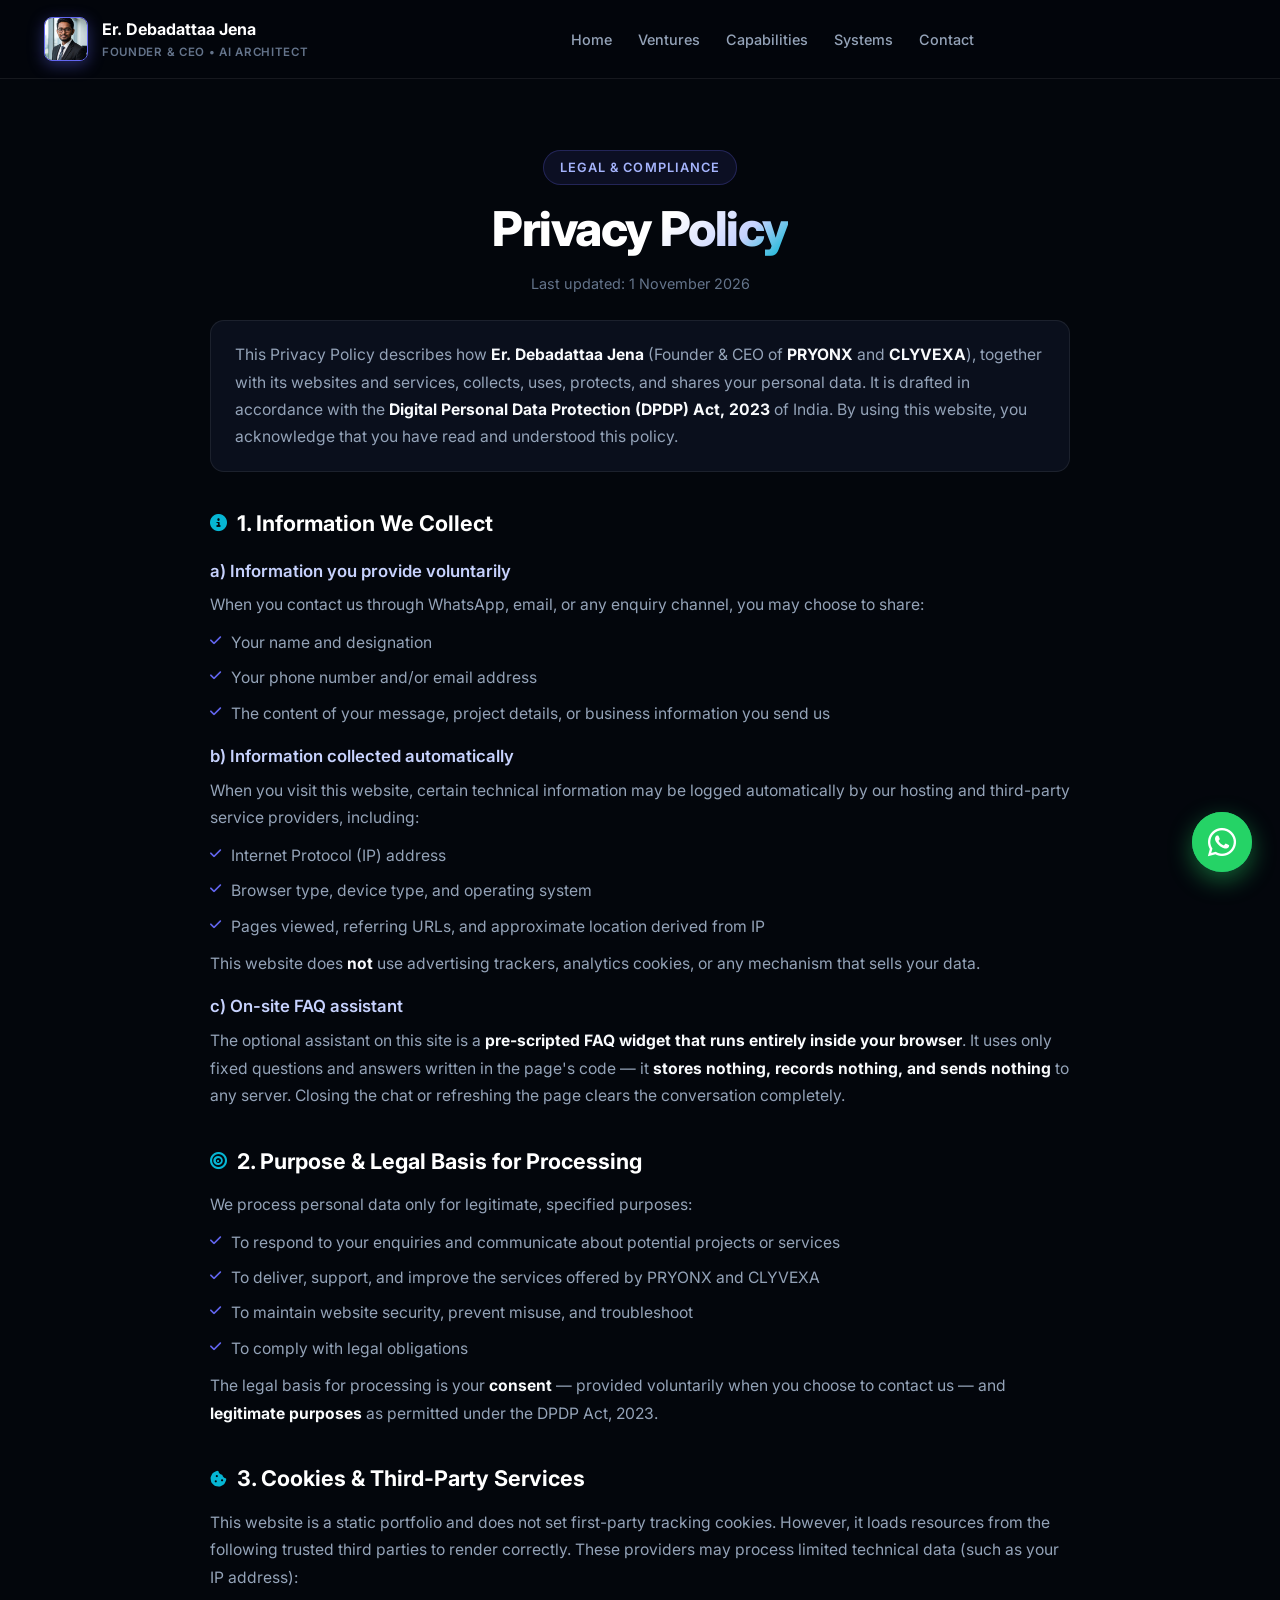
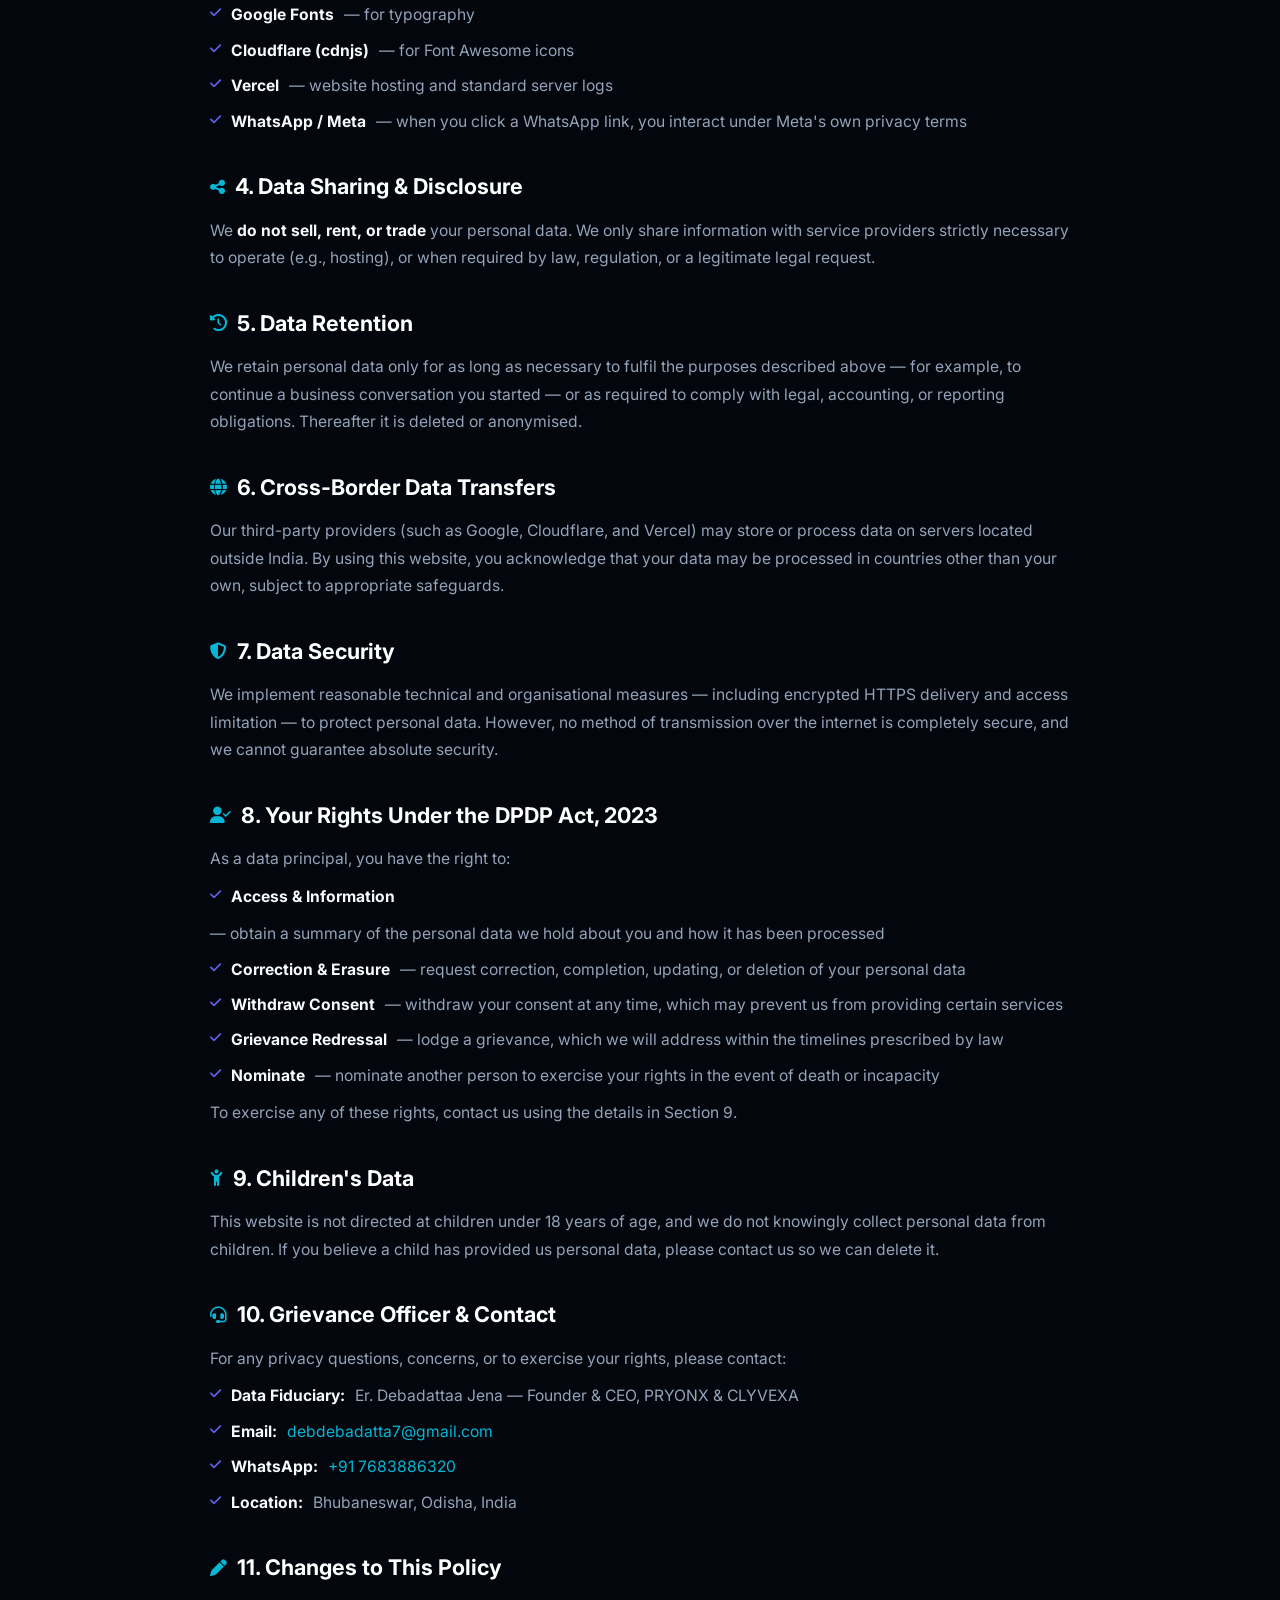
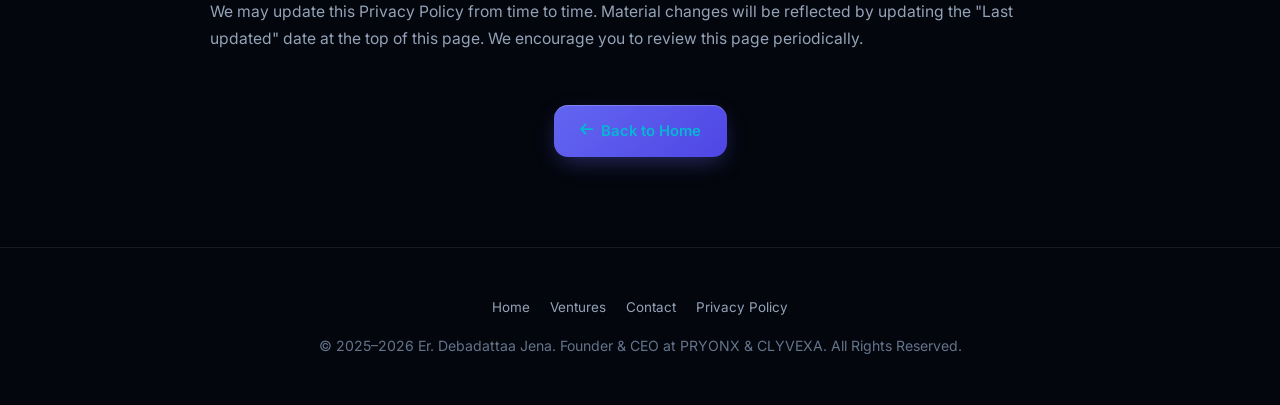
<file: privacy.html>
<!DOCTYPE html>
<html lang="en">
<head>
    <meta charset="UTF-8">
    <meta name="viewport" content="width=device-width, initial-scale=1.0">
    <title>Privacy Policy | Er. Debadattaa Jena</title>

    <!-- SEO & Metadata -->
    <meta name="description" content="Privacy Policy of Er. Debadattaa Jena (PRYONX & CLYVEXA) explaining how personal data is collected, used, protected, and your rights under the Digital Personal Data Protection (DPDP) Act, 2023.">
    <meta name="author" content="Er. Debadattaa Jena">
    <meta name="robots" content="index, follow">
    <link rel="canonical" href="https://erdebadattajena.vercel.app/privacy.html">

    <!-- Favicon / App Icons -->
    <link rel="icon" type="image/svg+xml" href="favicon.svg">
    <link rel="alternate icon" type="image/jpeg" href="profile.jpg?v=2">
    <meta name="theme-color" content="#060813">

    <!-- Fonts & Icons -->
    <link rel="preconnect" href="https://fonts.googleapis.com">
    <link rel="preconnect" href="https://fonts.gstatic.com" crossorigin>
    <link rel="preconnect" href="https://cdnjs.cloudflare.com" crossorigin>
    <link href="https://fonts.googleapis.com/css2?family=Inter:wght@300;400;500;600;700;800&display=swap" rel="stylesheet">
    <link rel="stylesheet" href="https://cdnjs.cloudflare.com/ajax/libs/font-awesome/6.4.0/css/all.min.css">

    <!-- Stylesheet -->
    <link rel="stylesheet" href="styles.css?v=7">

    <style>
        .legal-wrap {
            max-width: 860px;
            margin: 0 auto;
        }
        .legal-hero {
            padding-top: 150px;
            padding-bottom: 24px;
            text-align: center;
        }
        .legal-updated {
            color: var(--text-tertiary);
            font-size: 0.9rem;
            margin-top: 8px;
        }
        .legal-body {
            padding-bottom: 90px;
        }
        .legal-body section {
            margin-bottom: 34px;
        }
        .legal-body h2 {
            font-size: 1.35rem;
            font-weight: 700;
            color: #ffffff;
            margin-bottom: 12px;
            display: flex;
            align-items: center;
            gap: 10px;
        }
        .legal-body h2 i {
            color: var(--brand-cyan);
            font-size: 1.05rem;
        }
        .legal-body h3 {
            font-size: 1.05rem;
            color: #c7d2fe;
            margin: 16px 0 6px;
            font-weight: 600;
        }
        .legal-body p,
        .legal-body li {
            color: var(--text-secondary);
            font-size: 0.98rem;
            line-height: 1.75;
        }
        .legal-body ul {
            list-style: none;
            display: flex;
            flex-direction: column;
            gap: 8px;
            margin: 10px 0;
        }
        .legal-body ul li {
            display: flex;
            align-items: flex-start;
            gap: 10px;
            flex-wrap: wrap;
        }
        .legal-body ul li a {
            word-break: break-word;
        }
        .legal-body ul li i {
            color: var(--brand-indigo);
            margin-top: 6px;
            font-size: 0.8rem;
        }
        .legal-body strong {
            color: var(--text-primary);
        }
        .legal-body a {
            color: var(--brand-cyan);
            text-decoration: none;
        }
        .legal-body a:hover {
            text-decoration: underline;
        }
        .legal-note {
            background: var(--bg-card);
            border: 1px solid var(--border-hairline);
            border-radius: var(--radius-md);
            padding: 20px 24px;
            margin-bottom: 34px;
        }
        .back-to-home {
            display: inline-flex;
            align-items: center;
            gap: 8px;
            margin-top: 12px;
        }
    </style>
</head>
<body>
    <a href="#mainContent" class="skip-link">Skip to main content</a>

    <!-- Executive Site Navigation -->
    <header class="site-nav">
        <div class="container">
            <div class="nav-inner">
                <a href="index.html" class="nav-brand" aria-label="Er. Debadattaa Jena Home">
                    <div class="brand-avatar-wrap">
                        <img src="nav-profile.jpg" alt="Er. Debadattaa Jena" class="brand-avatar-img" width="896" height="1002" loading="eager" decoding="async">
                    </div>
                    <div class="brand-meta">
                        <span class="brand-name">Er. Debadattaa Jena</span>
                        <span class="brand-role">Founder &amp; CEO • AI Architect</span>
                    </div>
                </a>
                <nav aria-label="Main navigation">
                    <ul class="nav-links-list">
                        <li><a href="index.html" class="nav-link">Home</a></li>
                        <li><a href="index.html#ventures" class="nav-link">Ventures</a></li>
                        <li><a href="index.html#services" class="nav-link">Capabilities</a></li>
                        <li><a href="index.html#projects" class="nav-link">Systems</a></li>
                        <li><a href="index.html#contact" class="nav-link">Contact</a></li>
                    </ul>
                </nav>

                <div class="nav-cta-wrap">
                    <button class="hamburger-btn" id="hamburgerBtn" aria-label="Toggle navigation drawer" aria-expanded="false">
                        <i class="fas fa-bars"></i>
                    </button>
                </div>
            </div>
        </div>

        <!-- Mobile Navigation Drawer -->
        <div class="mobile-nav-drawer" id="mobileNavDrawer">
            <a href="index.html" class="nav-link">Home</a>
            <a href="index.html#ventures" class="nav-link">Ventures</a>
            <a href="index.html#services" class="nav-link">Capabilities</a>
            <a href="index.html#projects" class="nav-link">Systems</a>
            <a href="index.html#contact" class="nav-link">Contact</a>
        </div>
    </header>

    <main id="mainContent">
        <div class="container">
            <div class="legal-wrap">
                <div class="legal-hero">
                    <span class="eyebrow-badge">Legal &amp; Compliance</span>
                    <h1 class="section-title">Privacy <span class="gradient-text">Policy</span></h1>
                    <p class="legal-updated">Last updated: 1 November 2026</p>
                </div>

                <div class="legal-body">
                    <div class="legal-note">
                        <p>This Privacy Policy describes how <strong>Er. Debadattaa Jena</strong> (Founder &amp; CEO of <strong>PRYONX</strong> and <strong>CLYVEXA</strong>), together with its websites and services, collects, uses, protects, and shares your personal data. It is drafted in accordance with the <strong>Digital Personal Data Protection (DPDP) Act, 2023</strong> of India. By using this website, you acknowledge that you have read and understood this policy.</p>
                    </div>

                    <section>
                        <h2><i class="fas fa-info-circle"></i> 1. Information We Collect</h2>
                        <h3>a) Information you provide voluntarily</h3>
                        <p>When you contact us through WhatsApp, email, or any enquiry channel, you may choose to share:</p>
                        <ul>
                            <li><i class="fas fa-check"></i> Your name and designation</li>
                            <li><i class="fas fa-check"></i> Your phone number and/or email address</li>
                            <li><i class="fas fa-check"></i> The content of your message, project details, or business information you send us</li>
                        </ul>
                        <h3>b) Information collected automatically</h3>
                        <p>When you visit this website, certain technical information may be logged automatically by our hosting and third-party service providers, including:</p>
                        <ul>
                            <li><i class="fas fa-check"></i> Internet Protocol (IP) address</li>
                            <li><i class="fas fa-check"></i> Browser type, device type, and operating system</li>
                            <li><i class="fas fa-check"></i> Pages viewed, referring URLs, and approximate location derived from IP</li>
                        </ul>
                        <p>This website does <strong>not</strong> use advertising trackers, analytics cookies, or any mechanism that sells your data.</p>
                        <h3>c) On-site FAQ assistant</h3>
                        <p>The optional assistant on this site is a <strong>pre-scripted FAQ widget that runs entirely inside your browser</strong>. It uses only fixed questions and answers written in the page's code — it <strong>stores nothing, records nothing, and sends nothing</strong> to any server. Closing the chat or refreshing the page clears the conversation completely.</p>
                    </section>

                    <section>
                        <h2><i class="fas fa-bullseye"></i> 2. Purpose &amp; Legal Basis for Processing</h2>
                        <p>We process personal data only for legitimate, specified purposes:</p>
                        <ul>
                            <li><i class="fas fa-check"></i> To respond to your enquiries and communicate about potential projects or services</li>
                            <li><i class="fas fa-check"></i> To deliver, support, and improve the services offered by PRYONX and CLYVEXA</li>
                            <li><i class="fas fa-check"></i> To maintain website security, prevent misuse, and troubleshoot</li>
                            <li><i class="fas fa-check"></i> To comply with legal obligations</li>
                        </ul>
                        <p>The legal basis for processing is your <strong>consent</strong> — provided voluntarily when you choose to contact us — and <strong>legitimate purposes</strong> as permitted under the DPDP Act, 2023.</p>
                    </section>

                    <section>
                        <h2><i class="fas fa-cookie-bite"></i> 3. Cookies &amp; Third-Party Services</h2>
                        <p>This website is a static portfolio and does not set first-party tracking cookies. However, it loads resources from the following trusted third parties to render correctly. These providers may process limited technical data (such as your IP address):</p>
                        <ul>
                            <li><i class="fas fa-check"></i> <strong>Google Fonts</strong> — for typography</li>
                            <li><i class="fas fa-check"></i> <strong>Cloudflare (cdnjs)</strong> — for Font Awesome icons</li>
                            <li><i class="fas fa-check"></i> <strong>Vercel</strong> — website hosting and standard server logs</li>
                            <li><i class="fas fa-check"></i> <strong>WhatsApp / Meta</strong> — when you click a WhatsApp link, you interact under Meta's own privacy terms</li>
                        </ul>
                    </section>

                    <section>
                        <h2><i class="fas fa-share-nodes"></i> 4. Data Sharing &amp; Disclosure</h2>
                        <p>We <strong>do not sell, rent, or trade</strong> your personal data. We only share information with service providers strictly necessary to operate (e.g., hosting), or when required by law, regulation, or a legitimate legal request.</p>
                    </section>

                    <section>
                        <h2><i class="fas fa-clock-rotate-left"></i> 5. Data Retention</h2>
                        <p>We retain personal data only for as long as necessary to fulfil the purposes described above — for example, to continue a business conversation you started — or as required to comply with legal, accounting, or reporting obligations. Thereafter it is deleted or anonymised.</p>
                    </section>

                    <section>
                        <h2><i class="fas fa-globe"></i> 6. Cross-Border Data Transfers</h2>
                        <p>Our third-party providers (such as Google, Cloudflare, and Vercel) may store or process data on servers located outside India. By using this website, you acknowledge that your data may be processed in countries other than your own, subject to appropriate safeguards.</p>
                    </section>

                    <section>
                        <h2><i class="fas fa-shield-halved"></i> 7. Data Security</h2>
                        <p>We implement reasonable technical and organisational measures — including encrypted HTTPS delivery and access limitation — to protect personal data. However, no method of transmission over the internet is completely secure, and we cannot guarantee absolute security.</p>
                    </section>

                    <section>
                        <h2><i class="fas fa-user-check"></i> 8. Your Rights Under the DPDP Act, 2023</h2>
                        <p>As a data principal, you have the right to:</p>
                        <ul>
                            <li><i class="fas fa-check"></i> <strong>Access &amp; Information</strong> — obtain a summary of the personal data we hold about you and how it has been processed</li>
                            <li><i class="fas fa-check"></i> <strong>Correction &amp; Erasure</strong> — request correction, completion, updating, or deletion of your personal data</li>
                            <li><i class="fas fa-check"></i> <strong>Withdraw Consent</strong> — withdraw your consent at any time, which may prevent us from providing certain services</li>
                            <li><i class="fas fa-check"></i> <strong>Grievance Redressal</strong> — lodge a grievance, which we will address within the timelines prescribed by law</li>
                            <li><i class="fas fa-check"></i> <strong>Nominate</strong> — nominate another person to exercise your rights in the event of death or incapacity</li>
                        </ul>
                        <p>To exercise any of these rights, contact us using the details in Section 9.</p>
                    </section>

                    <section>
                        <h2><i class="fas fa-child-reaching"></i> 9. Children's Data</h2>
                        <p>This website is not directed at children under 18 years of age, and we do not knowingly collect personal data from children. If you believe a child has provided us personal data, please contact us so we can delete it.</p>
                    </section>

                    <section>
                        <h2><i class="fas fa-headset"></i> 10. Grievance Officer &amp; Contact</h2>
                        <p>For any privacy questions, concerns, or to exercise your rights, please contact:</p>
                        <ul>
                            <li><i class="fas fa-check"></i> <strong>Data Fiduciary:</strong> Er. Debadattaa Jena — Founder &amp; CEO, PRYONX &amp; CLYVEXA</li>
                            <li><i class="fas fa-check"></i> <strong>Email:</strong> <a href="mailto:debdebadatta7@gmail.com">debdebadatta7@gmail.com</a></li>
                            <li><i class="fas fa-check"></i> <strong>WhatsApp:</strong> <a href="https://wa.me/917683886320" target="_blank" rel="noopener noreferrer">+91 7683886320</a></li>
                            <li><i class="fas fa-check"></i> <strong>Location:</strong> Bhubaneswar, Odisha, India</li>
                        </ul>
                    </section>

                    <section>
                        <h2><i class="fas fa-pen"></i> 11. Changes to This Policy</h2>
                        <p>We may update this Privacy Policy from time to time. Material changes will be reflected by updating the "Last updated" date at the top of this page. We encourage you to review this page periodically.</p>
                    </section>

                    <p style="text-align:center; margin-top: 40px;">
                        <a href="index.html" class="btn-exec btn-exec-primary back-to-home"><i class="fas fa-arrow-left"></i> Back to Home</a>
                    </p>
                </div>
            </div>
        </div>
    </main>

    <!-- Footer -->
    <footer class="site-footer">
        <div class="container">
            <div class="footer-inner-content">
                <div class="footer-links-row">
                    <a href="index.html" class="footer-link-item">Home</a>
                    <a href="index.html#ventures" class="footer-link-item">Ventures</a>
                    <a href="index.html#contact" class="footer-link-item">Contact</a>
                    <a href="privacy.html" class="footer-link-item">Privacy Policy</a>
                </div>
                <p class="footer-copy-text">
                    &copy; 2025&ndash;2026 Er. Debadattaa Jena. Founder &amp; CEO at PRYONX &amp; CLYVEXA. All Rights Reserved.
                </p>
            </div>
        </div>
    </footer>

    <!-- Floating WhatsApp Consult Button (opens WhatsApp directly on phone & desktop) -->
    <a href="https://wa.me/917683886320?text=Hello%20Er.%20Debadattaa%20Jena%2C%20I%20would%20like%20to%20discuss%20a%20project."
       class="whatsapp-float"
       target="_blank" rel="noopener noreferrer"
       aria-label="Chat on WhatsApp">
        <i class="fab fa-whatsapp"></i>
    </a>

    <script src="script.js?v=9" defer></script>
</body>
</html>
</file>
<file: styles.css>
/* ==========================================================================
   ER. DEBADATTAA JENA — EXECUTIVE PORTFOLIO DESIGN SYSTEM
   Linear & Stripe Inspired Deep Dark Aesthetic
   ========================================================================== */

:root {
  /* Surface & Base Palette */
  --bg-void: #03060c;
  --bg-base: #060813;
  --bg-surface: #0a0f1d;
  --bg-elevated: #0f1629;
  --bg-card: rgba(14, 21, 38, 0.65);
  --bg-card-hover: rgba(20, 30, 55, 0.85);
  --bg-glass: rgba(255, 255, 255, 0.025);
  --bg-glass-active: rgba(255, 255, 255, 0.06);

  /* Brand Accents */
  --brand-indigo: #6366f1;
  --brand-cyan: #06b6d4;
  --brand-violet: #8b5cf6;
  --brand-emerald: #10b981;
  --brand-amber: #f59e0b;
  --brand-rose: #f43f5e;

  /* Gradient Compositions */
  --grad-primary: linear-gradient(135deg, #6366f1 0%, #06b6d4 100%);
  --grad-accent: linear-gradient(135deg, #8b5cf6 0%, #ec4899 100%);
  --grad-glow: radial-gradient(circle at center, rgba(99, 102, 241, 0.15) 0%, rgba(6, 182, 212, 0.05) 50%, transparent 70%);
  --grad-text: linear-gradient(135deg, #ffffff 15%, #c7d2fe 65%, #06b6d4 100%);

  /* Typography Colors */
  --text-primary: #f8fafc;
  --text-secondary: #94a3b8;
  --text-tertiary: #64748b;
  --text-muted: #475569;

  /* Borders & Hairlines */
  --border-hairline: rgba(255, 255, 255, 0.08);
  --border-light: rgba(255, 255, 255, 0.14);
  --border-glow-indigo: rgba(99, 102, 241, 0.35);
  --border-glow-cyan: rgba(6, 182, 212, 0.35);

  /* Shadows */
  --shadow-sm: 0 4px 12px rgba(0, 0, 0, 0.35);
  --shadow-md: 0 12px 30px -10px rgba(0, 0, 0, 0.55);
  --shadow-lg: 0 24px 50px -15px rgba(0, 0, 0, 0.7);
  --shadow-neon: 0 0 35px -5px rgba(99, 102, 241, 0.3);

  /* Typography & Layout */
  --font-sans: 'Inter', -apple-system, BlinkMacSystemFont, "Segoe UI", Roboto, "Helvetica Neue", sans-serif;
  --font-mono: "JetBrains Mono", "Fira Code", monospace;

  --radius-sm: 8px;
  --radius-md: 14px;
  --radius-lg: 20px;
  --radius-xl: 28px;
  --radius-pill: 9999px;

  --ease-smooth: cubic-bezier(0.16, 1, 0.3, 1);
  --ease-spring: cubic-bezier(0.34, 1.56, 0.64, 1);
}

/* ==========================================================================
   RESET & FOUNDATIONS
   ========================================================================== */
*, *::before, *::after {
  box-sizing: border-box;
  margin: 0;
  padding: 0;
}

html {
  scroll-behavior: smooth;
  background-color: var(--bg-void);
  color: var(--text-primary);
  font-family: var(--font-sans);
  overflow-x: hidden;
}

body {
  min-height: 100vh;
  line-height: 1.65;
  background-color: var(--bg-void);
  color: var(--text-primary);
  position: relative;
  overflow-x: hidden;
  -webkit-font-smoothing: antialiased;
  -moz-osx-font-smoothing: grayscale;
}

/* Sleek Webkit Scrollbar */
::-webkit-scrollbar {
  width: 8px;
}
::-webkit-scrollbar-track {
  background: var(--bg-void);
}
::-webkit-scrollbar-thumb {
  background: #1e293b;
  border-radius: 4px;
}
::-webkit-scrollbar-thumb:hover {
  background: #334155;
}

/* Accessibility Skip Link */
.skip-link {
  position: absolute;
  top: -100px;
  left: 50%;
  transform: translateX(-50%);
  background: var(--brand-indigo);
  color: #fff;
  padding: 10px 20px;
  border-radius: 0 0 var(--radius-sm) var(--radius-sm);
  z-index: 99999;
  text-decoration: none;
  font-weight: 600;
  transition: top 0.2s ease;
}
.skip-link:focus {
  top: 0;
}

/* Reading Progress Bar */
.scroll-progress-bar {
  position: fixed;
  top: 0;
  left: 0;
  height: 3px;
  width: 0%;
  background: linear-gradient(90deg, var(--brand-indigo), var(--brand-cyan));
  z-index: 10000;
  box-shadow: 0 0 10px var(--brand-cyan);
  transition: width 0.05s linear;
}

/* ==========================================================================
   BACKGROUND VISUAL FX (CANVAS, SPOTLIGHT, MESH GRID)
   ========================================================================== */
#cursorSpotlight {
  position: fixed;
  top: 0;
  left: 0;
  width: 800px;
  height: 800px;
  margin-left: -400px;
  margin-top: -400px;
  background: radial-gradient(circle, rgba(99, 102, 241, 0.08) 0%, rgba(6, 182, 212, 0.04) 40%, transparent 70%);
  pointer-events: none;
  z-index: 1;
  transition: transform 0.12s ease-out;
  border-radius: 50%;
  will-change: transform;
}

#heroCanvas {
  position: fixed;
  top: 0;
  left: 0;
  width: 100vw;
  height: 100vh;
  z-index: 0;
  pointer-events: none;
  opacity: 0.75;
}

.bg-mesh-pattern {
  position: fixed;
  inset: 0;
  background-image:
    linear-gradient(to right, rgba(255, 255, 255, 0.02) 1px, transparent 1px),
    linear-gradient(to bottom, rgba(255, 255, 255, 0.02) 1px, transparent 1px);
  background-size: 60px 60px;
  pointer-events: none;
  z-index: 1;
  mask-image: radial-gradient(ellipse at center, rgba(0, 0, 0, 0.85) 0%, transparent 80%);
  -webkit-mask-image: radial-gradient(ellipse at center, rgba(0, 0, 0, 0.85) 0%, transparent 80%);
}

/* ==========================================================================
   LAYOUT CONTAINERS & TYPOGRAPHY
   ========================================================================== */
.container {
  width: 100%;
  max-width: 1240px;
  margin-left: auto;
  margin-right: auto;
  padding-left: 24px;
  padding-right: 24px;
  position: relative;
  z-index: 10;
}

.section-spacing {
  padding-top: 110px;
  padding-bottom: 110px;
  position: relative;
  z-index: 10;
}

.section-header {
  text-align: center;
  margin-bottom: 64px;
  position: relative;
}

.eyebrow-badge {
  display: inline-flex;
  align-items: center;
  gap: 8px;
  padding: 6px 16px;
  border-radius: var(--radius-pill);
  background: rgba(99, 102, 241, 0.1);
  border: 1px solid rgba(99, 102, 241, 0.25);
  color: #a5b4fc;
  font-size: 0.8rem;
  font-weight: 600;
  letter-spacing: 0.08em;
  text-transform: uppercase;
  margin-bottom: 16px;
}

.section-title {
  font-size: clamp(2.2rem, 4vw, 3rem);
  font-weight: 800;
  letter-spacing: -0.03em;
  line-height: 1.15;
  color: #ffffff;
  margin-bottom: 16px;
}

.section-subtitle {
  font-size: 1.08rem;
  color: var(--text-secondary);
  max-width: 680px;
  margin: 0 auto;
  line-height: 1.6;
}

.gradient-text {
  background: var(--grad-text);
  -webkit-background-clip: text;
  background-clip: text;
  -webkit-text-fill-color: transparent;
  display: inline-block;
}

/* Status Indicator Dot */
.status-dot-pulse {
  width: 8px;
  height: 8px;
  border-radius: 50%;
  background: var(--brand-emerald);
  box-shadow: 0 0 10px var(--brand-emerald);
  position: relative;
  display: inline-block;
}
.status-dot-pulse::after {
  content: '';
  position: absolute;
  inset: -4px;
  border-radius: 50%;
  border: 1.5px solid var(--brand-emerald);
  animation: pulseBeacon 2.2s infinite ease-out;
}
@keyframes pulseBeacon {
  0% { transform: scale(1); opacity: 0.9; }
  100% { transform: scale(2.8); opacity: 0; }
}

/* ==========================================================================
   BUTTONS & INTERACTIVE ELEMENTS
   ========================================================================== */
.btn-exec {
  display: inline-flex;
  align-items: center;
  justify-content: center;
  gap: 10px;
  padding: 13px 26px;
  border-radius: var(--radius-md);
  font-size: 0.93rem;
  font-weight: 600;
  text-decoration: none;
  cursor: pointer;
  border: none;
  transition: all 0.28s var(--ease-smooth);
  position: relative;
  overflow: hidden;
}

.btn-exec-primary {
  background: linear-gradient(135deg, var(--brand-indigo), #4f46e5);
  color: #ffffff;
  box-shadow: 0 8px 24px -6px rgba(99, 102, 241, 0.45), inset 0 1px 0 rgba(255, 255, 255, 0.2);
}
.btn-exec-primary:hover {
  background: linear-gradient(135deg, #4f46e5, var(--brand-cyan));
  box-shadow: 0 12px 28px -4px rgba(6, 182, 212, 0.5);
  transform: translateY(-2px);
  color: #fff;
}

.btn-exec-secondary {
  background: rgba(14, 21, 38, 0.85);
  color: #ffffff;
  border: 1px solid var(--border-hairline);
  backdrop-filter: blur(10px);
}
.btn-exec-secondary:hover {
  background: rgba(22, 33, 58, 0.95);
  border-color: var(--border-glow-indigo);
  transform: translateY(-2px);
  color: #fff;
}

.btn-exec-sm {
  padding: 9px 18px;
  font-size: 0.84rem;
  border-radius: var(--radius-sm);
}

/* ==========================================================================
   SPECIAL CARD VISUAL EFFECTS (BORDER BEAM & GLASS)
   ========================================================================== */
.border-beam-card {
  position: relative;
  background: var(--bg-card);
  border: 1px solid var(--border-hairline);
  border-radius: var(--radius-lg);
  backdrop-filter: blur(18px);
  -webkit-backdrop-filter: blur(18px);
  overflow: hidden;
  transition: transform 0.35s var(--ease-smooth), box-shadow 0.35s var(--ease-smooth), border-color 0.35s var(--ease-smooth);
}

.border-beam-card::before {
  content: '';
  position: absolute;
  top: -50%;
  left: -50%;
  width: 200%;
  height: 200%;
  background: conic-gradient(
    transparent,
    transparent 60%,
    var(--brand-indigo) 75%,
    var(--brand-cyan) 85%,
    transparent 100%
  );
  animation: rotateBeam 8s linear infinite;
  opacity: 0;
  transition: opacity 0.4s var(--ease-smooth);
  pointer-events: none;
  z-index: 1;
}

.border-beam-card:hover::before {
  opacity: 1;
}

.border-beam-inner {
  position: relative;
  background: var(--bg-surface);
  border-radius: calc(var(--radius-lg) - 1.5px);
  padding: 32px;
  height: calc(100% - 3px);
  margin: 1.5px;
  z-index: 2;
  display: flex;
  flex-direction: column;
}

@keyframes rotateBeam {
  0% { transform: rotate(0deg); }
  100% { transform: rotate(360deg); }
}

.border-beam-card:hover {
  transform: translateY(-5px);
  box-shadow: 0 20px 42px -15px rgba(99, 102, 241, 0.25), 0 0 25px -4px rgba(6, 182, 212, 0.18);
}

/* Glass Card Standard */
.exec-glass-card {
  background: var(--bg-card);
  border: 1px solid var(--border-hairline);
  border-radius: var(--radius-lg);
  backdrop-filter: blur(16px);
  -webkit-backdrop-filter: blur(16px);
  padding: 30px;
  transition: all 0.3s var(--ease-smooth);
  position: relative;
}

.exec-glass-card:hover {
  background: var(--bg-card-hover);
  border-color: var(--border-glow-indigo);
  transform: translateY(-4px);
  box-shadow: var(--shadow-md), 0 0 20px -2px rgba(99, 102, 241, 0.15);
}

/* Scroll Reveal Elements */
.reveal-item {
  opacity: 0;
  transform: translateY(28px);
  transition: opacity 0.65s var(--ease-smooth), transform 0.65s var(--ease-smooth);
  transition-delay: var(--delay, 0s);
}
.reveal-item.revealed {
  opacity: 1;
  transform: translateY(0);
}

/* ==========================================================================
   HEADER & NAVIGATION
   ========================================================================== */
.site-nav {
  position: fixed;
  top: 0;
  left: 0;
  right: 0;
  z-index: 1000;
  background: rgba(3, 6, 12, 0.8);
  backdrop-filter: blur(20px);
  -webkit-backdrop-filter: blur(20px);
  border-bottom: 1px solid var(--border-hairline);
  transition: all 0.3s ease;
}

.site-nav.scrolled {
  background: rgba(3, 6, 12, 0.95);
  box-shadow: 0 10px 30px rgba(0, 0, 0, 0.6);
  border-bottom-color: rgba(99, 102, 241, 0.2);
}

.nav-inner {
  height: 78px;
  display: flex;
  align-items: center;
  justify-content: space-between;
}

.nav-brand {
  display: flex;
  align-items: center;
  gap: 14px;
  text-decoration: none;
  color: inherit;
}

.brand-badge-mark {
  width: 42px;
  height: 42px;
  border-radius: var(--radius-sm);
  background: linear-gradient(135deg, var(--brand-indigo), var(--brand-cyan));
  display: flex;
  align-items: center;
  justify-content: center;
  font-weight: 800;
  font-size: 1.1rem;
  color: #ffffff;
  box-shadow: 0 4px 18px rgba(99, 102, 241, 0.4);
}

.brand-avatar-wrap {
  width: 44px;
  height: 44px;
  border-radius: var(--radius-sm);
  overflow: hidden;
  border: 1.5px solid var(--brand-indigo);
  box-shadow: 0 4px 16px rgba(99, 102, 241, 0.4);
  flex-shrink: 0;
  position: relative;
}

.brand-avatar-img {
  width: 100%;
  height: 100%;
  object-fit: cover;
  object-position: center 20%;
  display: block;
}

.brand-meta {
  display: flex;
  flex-direction: column;
}

.brand-name {
  font-size: 1rem;
  font-weight: 700;
  color: #ffffff;
  display: flex;
  align-items: center;
  gap: 8px;
}

.brand-role {
  font-size: 0.72rem;
  color: var(--text-tertiary);
  font-weight: 600;
  letter-spacing: 0.06em;
  text-transform: uppercase;
}

.nav-links-list {
  display: flex;
  align-items: center;
  gap: 26px;
  list-style: none;
}

.nav-link {
  color: var(--text-secondary);
  text-decoration: none;
  font-size: 0.9rem;
  font-weight: 500;
  transition: color 0.2s ease;
  position: relative;
  padding: 6px 0;
}

.nav-link:hover,
.nav-link.active {
  color: #ffffff;
}

.nav-link::after {
  content: '';
  position: absolute;
  bottom: 0;
  left: 0;
  width: 0;
  height: 2px;
  background: linear-gradient(90deg, var(--brand-indigo), var(--brand-cyan));
  transition: width 0.25s var(--ease-smooth);
}

.nav-link:hover::after,
.nav-link.active::after {
  width: 100%;
}

.nav-cta-wrap {
  display: flex;
  align-items: center;
  gap: 14px;
}

.hamburger-btn {
  display: none;
  background: transparent;
  border: 1px solid var(--border-hairline);
  color: #ffffff;
  width: 42px;
  height: 42px;
  border-radius: var(--radius-sm);
  cursor: pointer;
  align-items: center;
  justify-content: center;
  font-size: 1.2rem;
}

.mobile-nav-drawer {
  display: none;
  position: absolute;
  top: 78px;
  left: 0;
  right: 0;
  background: rgba(6, 10, 20, 0.98);
  border-bottom: 1px solid var(--border-hairline);
  padding: 24px;
  flex-direction: column;
  gap: 16px;
  backdrop-filter: blur(24px);
  -webkit-backdrop-filter: blur(24px);
}
.mobile-nav-drawer.open {
  display: flex;
}

/* ==========================================================================
   HERO SECTION
   ========================================================================== */
.hero-section {
  padding-top: 170px;
  padding-bottom: 90px;
  text-align: center;
  position: relative;
  min-height: 90vh;
  display: flex;
  align-items: center;
}

.hero-content {
  width: 100%;
  margin: 0 auto;
}

.hero-executive-layout {
  display: grid;
  grid-template-columns: 1.3fr 1fr;
  align-items: center;
  gap: 56px;
  text-align: left;
}

.hero-text-col {
  display: flex;
  flex-direction: column;
}

.hero-text-col .hero-social-strip,
.hero-text-col .hero-cta-group,
.hero-text-col .hero-meta-tags {
  justify-content: flex-start;
}

.hero-portrait-col {
  display: flex;
  justify-content: center;
}

.portrait-card-wrapper {
  position: relative;
  width: 100%;
  max-width: 380px;
  transition: transform 0.4s var(--ease-smooth);
}

.portrait-ambient-glow {
  position: absolute;
  inset: -15px;
  background: radial-gradient(circle at 50% 50%, rgba(99, 102, 241, 0.4) 0%, rgba(6, 182, 212, 0.25) 50%, transparent 75%);
  border-radius: 50%;
  filter: blur(24px);
  z-index: 0;
  opacity: 0.85;
  transition: opacity 0.4s ease;
}

.portrait-card-wrapper:hover .portrait-ambient-glow {
  opacity: 1;
  filter: blur(32px);
}

.portrait-frame {
  position: relative;
  z-index: 1;
  border-radius: 50%;
  background: var(--bg-surface);
  border: 1px solid rgba(255, 255, 255, 0.15);
  overflow: visible;
  box-shadow: 0 25px 60px -15px rgba(0, 0, 0, 0.85), 0 0 35px -5px rgba(99, 102, 241, 0.35);
}

.portrait-image {
  width: 100%;
  height: auto;
  aspect-ratio: 1 / 1;
  object-fit: cover;
  object-position: center;
  border-radius: 50%;
  display: block;
  transition: transform 0.5s var(--ease-smooth);
}

.portrait-card-wrapper:hover .portrait-image {
  transform: scale(1.03);
}

.portrait-glass-overlay {
  position: absolute;
  bottom: 10px;
  left: 50%;
  transform: translateX(-50%);
  width: max-content;
  max-width: 92%;
  background: rgba(6, 10, 22, 0.85);
  border: 1px solid rgba(255, 255, 255, 0.14);
  backdrop-filter: blur(16px);
  -webkit-backdrop-filter: blur(16px);
  border-radius: var(--radius-pill);
  padding: 10px 18px;
  box-shadow: 0 10px 25px rgba(0, 0, 0, 0.5);
}

.portrait-badge {
  display: flex;
  align-items: center;
  gap: 12px;
}

.portrait-badge strong {
  display: block;
  font-size: 0.95rem;
  color: #ffffff;
  font-weight: 700;
  line-height: 1.2;
}

.portrait-badge small {
  display: block;
  font-size: 0.74rem;
  color: var(--brand-cyan);
  font-weight: 600;
  letter-spacing: 0.04em;
  text-transform: uppercase;
}

.hero-status-pill {
  display: inline-flex;
  align-items: center;
  gap: 10px;
  padding: 7px 18px;
  border-radius: var(--radius-pill);
  background: rgba(16, 185, 129, 0.08);
  border: 1px solid rgba(16, 185, 129, 0.25);
  color: #a7f3d0;
  font-size: 0.82rem;
  font-weight: 600;
  letter-spacing: 0.04em;
  margin-bottom: 22px;
}

.hero-title {
  font-size: clamp(2.4rem, 5.8vw, 4.3rem);
  font-weight: 800;
  letter-spacing: -0.04em;
  line-height: 1.12;
  margin-bottom: 20px;
  color: #ffffff;
}

.hero-subtitle-box {
  /* Reserve a stable height so the typewriter's changing text length
     never shifts the layout (prevents mobile up/down jitter).
     3.4em covers the longest phrase wrapping to 2 lines on laptop widths. */
  min-height: 3.4em;
  font-size: clamp(1.2rem, 2.5vw, 1.6rem);
  margin-bottom: 22px;
}

.hero-typed-text {
  font-size: 1em;
  line-height: 1.3;
  font-weight: 600;
  color: var(--brand-cyan);
  border-right: 2px solid var(--brand-indigo);
  padding-right: 4px;
  animation: blinkCursor 0.8s infinite;
}

@keyframes blinkCursor {
  0%, 100% { border-color: transparent; }
  50% { border-color: var(--brand-indigo); }
}

.hero-description {
  font-size: clamp(1.05rem, 2vw, 1.25rem);
  color: var(--text-secondary);
  max-width: 760px;
  margin: 0 auto 34px auto;
  line-height: 1.65;
}

.hero-meta-tags {
  display: flex;
  flex-wrap: wrap;
  justify-content: center;
  gap: 10px;
  margin-bottom: 38px;
}

.meta-chip {
  display: inline-flex;
  align-items: center;
  gap: 8px;
  padding: 7px 16px;
  background: rgba(13, 20, 36, 0.75);
  border: 1px solid var(--border-hairline);
  border-radius: var(--radius-pill);
  font-size: 0.84rem;
  font-weight: 500;
  color: var(--text-secondary);
}

.hero-cta-group {
  display: flex;
  flex-wrap: wrap;
  justify-content: center;
  gap: 16px;
  margin-bottom: 40px;
}

.hero-social-strip {
  display: flex;
  justify-content: center;
  gap: 14px;
}

.social-circle-link {
  width: 44px;
  height: 44px;
  border-radius: 50%;
  background: rgba(14, 21, 38, 0.85);
  border: 1px solid var(--border-hairline);
  display: flex;
  align-items: center;
  justify-content: center;
  color: var(--text-secondary);
  font-size: 1.15rem;
  text-decoration: none;
  transition: all 0.25s var(--ease-smooth);
}
.social-circle-link:hover {
  color: #ffffff;
  border-color: var(--brand-indigo);
  background: rgba(99, 102, 241, 0.15);
  transform: translateY(-3px);
  box-shadow: 0 8px 20px -4px rgba(99, 102, 241, 0.4);
}

/* Hero Metrics Ticker */
.metrics-strip-grid {
  display: grid;
  grid-template-columns: repeat(4, 1fr);
  gap: 18px;
  margin-top: 54px;
  text-align: left;
}

.metric-stat-box {
  padding: 24px;
  border-radius: var(--radius-md);
  background: rgba(14, 21, 38, 0.6);
  border: 1px solid var(--border-hairline);
  backdrop-filter: blur(12px);
}
.metric-num {
  font-size: 2.3rem;
  font-weight: 800;
  color: #ffffff;
  letter-spacing: -0.03em;
  line-height: 1;
}
.metric-num span {
  color: var(--brand-cyan);
}
.metric-label {
  font-size: 0.76rem;
  color: var(--text-tertiary);
  font-weight: 700;
  letter-spacing: 0.06em;
  text-transform: uppercase;
  margin-top: 8px;
}

/* ==========================================================================
   VENTURES & LEADERSHIP SECTION
   ========================================================================== */
.ventures-grid {
  display: grid;
  grid-template-columns: repeat(2, 1fr);
  gap: 28px;
}

.venture-badge {
  display: inline-flex;
  align-items: center;
  gap: 6px;
  padding: 4px 12px;
  border-radius: var(--radius-pill);
  background: rgba(99, 102, 241, 0.15);
  border: 1px solid rgba(99, 102, 241, 0.3);
  color: #c7d2fe;
  font-size: 0.74rem;
  font-weight: 700;
  text-transform: uppercase;
  letter-spacing: 0.05em;
  margin-bottom: 16px;
}

.venture-title {
  font-size: 1.8rem;
  font-weight: 800;
  color: #ffffff;
  margin-bottom: 6px;
}

.venture-tagline {
  font-size: 0.95rem;
  color: var(--brand-cyan);
  font-weight: 600;
  margin-bottom: 16px;
}

.venture-desc {
  font-size: 0.92rem;
  color: var(--text-secondary);
  line-height: 1.6;
  margin-bottom: 22px;
}

.venture-focus-list {
  list-style: none;
  display: flex;
  flex-direction: column;
  gap: 10px;
  margin-bottom: 26px;
  font-size: 0.88rem;
  color: var(--text-primary);
}

.venture-focus-list li {
  display: flex;
  align-items: flex-start;
  gap: 10px;
}

.venture-focus-list li i {
  color: var(--brand-cyan);
  margin-top: 4px;
  font-size: 0.9rem;
}

.venture-action-row {
  display: flex;
  flex-wrap: wrap;
  align-items: center;
  gap: 10px;
  margin-top: auto;
  padding-top: 14px;
}

/* ==========================================================================
   SERVICES SECTION
   ========================================================================== */
.services-quad-grid {
  display: grid;
  grid-template-columns: repeat(auto-fit, minmax(270px, 1fr));
  gap: 24px;
}

.service-box {
  display: flex;
  flex-direction: column;
  justify-content: space-between;
  height: 100%;
}

.service-icon-box {
  width: 52px;
  height: 52px;
  border-radius: var(--radius-md);
  background: rgba(99, 102, 241, 0.12);
  border: 1px solid rgba(99, 102, 241, 0.25);
  display: flex;
  align-items: center;
  justify-content: center;
  font-size: 1.4rem;
  color: var(--brand-indigo);
  margin-bottom: 22px;
}

.service-box:hover .service-icon-box {
  background: linear-gradient(135deg, var(--brand-indigo), var(--brand-cyan));
  color: #ffffff;
  border-color: transparent;
  box-shadow: 0 0 20px rgba(6, 182, 212, 0.35);
}

.service-name {
  font-size: 1.35rem;
  font-weight: 700;
  color: #ffffff;
  margin-bottom: 12px;
}

.service-summary {
  font-size: 0.9rem;
  color: var(--text-secondary);
  line-height: 1.6;
  margin-bottom: 20px;
}

.service-bullet-list {
  list-style: none;
  display: flex;
  flex-direction: column;
  gap: 9px;
  margin-bottom: 24px;
  font-size: 0.85rem;
  color: var(--text-secondary);
}

.service-bullet-list li {
  display: flex;
  align-items: center;
  gap: 8px;
}
.service-bullet-list li i {
  color: var(--brand-cyan);
  font-size: 0.8rem;
}

.tech-pill-row {
  display: flex;
  flex-wrap: wrap;
  gap: 6px;
  padding-top: 18px;
  border-top: 1px solid var(--border-hairline);
}

.tech-chip {
  padding: 4px 10px;
  background: rgba(10, 15, 28, 0.8);
  border: 1px solid var(--border-hairline);
  border-radius: var(--radius-sm);
  font-size: 0.74rem;
  font-weight: 500;
  color: var(--text-secondary);
}

/* ==========================================================================
   PROJECTS SECTION & FILTER SYSTEM
   ========================================================================== */
.projects-filter-bar {
  display: flex;
  flex-wrap: wrap;
  justify-content: center;
  gap: 10px;
  margin-bottom: 46px;
}

.filter-tab {
  padding: 8px 20px;
  border-radius: var(--radius-pill);
  background: rgba(14, 21, 38, 0.6);
  border: 1px solid var(--border-hairline);
  color: var(--text-secondary);
  font-size: 0.85rem;
  font-weight: 600;
  cursor: pointer;
  transition: all 0.25s var(--ease-smooth);
}
.filter-tab:hover,
.filter-tab.active {
  background: var(--brand-indigo);
  border-color: var(--brand-indigo);
  color: #ffffff;
  box-shadow: 0 4px 16px rgba(99, 102, 241, 0.35);
}

.projects-masonry {
  display: grid;
  grid-template-columns: repeat(2, 1fr);
  gap: 28px;
}

.project-item-card {
  display: flex;
  flex-direction: column;
  justify-content: space-between;
  height: 100%;
}

.project-flagship-flag {
  display: inline-flex;
  align-items: center;
  gap: 6px;
  padding: 5px 14px;
  border-radius: var(--radius-pill);
  background: linear-gradient(90deg, rgba(99, 102, 241, 0.2), rgba(6, 182, 212, 0.2));
  border: 1px solid rgba(6, 182, 212, 0.4);
  color: #67e8f9;
  font-size: 0.75rem;
  font-weight: 700;
  text-transform: uppercase;
  letter-spacing: 0.06em;
  margin-bottom: 16px;
}

.project-head-row {
  display: flex;
  align-items: flex-start;
  justify-content: space-between;
  gap: 14px;
  margin-bottom: 12px;
}

.project-name {
  font-size: 1.4rem;
  font-weight: 700;
  color: #ffffff;
  line-height: 1.3;
}

.project-overview {
  font-size: 0.91rem;
  color: var(--text-secondary);
  line-height: 1.6;
  margin-bottom: 18px;
}

.project-spec-points {
  list-style: none;
  display: flex;
  flex-direction: column;
  gap: 8px;
  margin-bottom: 22px;
  font-size: 0.85rem;
  color: var(--text-secondary);
}

.project-spec-points li {
  display: flex;
  align-items: flex-start;
  gap: 8px;
}

.project-spec-points li strong {
  color: var(--text-primary);
}

.project-spec-points li i {
  color: var(--brand-cyan);
  margin-top: 3px;
  font-size: 0.8rem;
  flex-shrink: 0;
}

/* Expandable specs panel */
.project-collapsible-specs {
  display: none;
  margin-top: 12px;
  padding-top: 14px;
  border-top: 1px dashed var(--border-hairline);
}
.project-collapsible-specs.open {
  display: block;
}

.project-bottom-actions {
  display: flex;
  align-items: center;
  justify-content: space-between;
  gap: 14px;
  padding-top: 18px;
  border-top: 1px solid var(--border-hairline);
  margin-top: auto;
}

.btn-toggle-specs {
  background: transparent;
  border: none;
  color: var(--brand-cyan);
  font-size: 0.84rem;
  font-weight: 600;
  cursor: pointer;
  display: inline-flex;
  align-items: center;
  gap: 6px;
  padding: 6px 0;
  transition: color 0.2s ease;
}
.btn-toggle-specs:hover {
  color: #ffffff;
}

/* ==========================================================================
   EXPERIENCE SECTION (EXECUTIVE TIMELINE)
   ========================================================================== */
.timeline-track {
  position: relative;
  max-width: 860px;
  margin: 0 auto;
  padding-left: 36px;
}

.timeline-track::before {
  content: '';
  position: absolute;
  top: 10px;
  bottom: 10px;
  left: 11px;
  width: 2px;
  background: linear-gradient(180deg, var(--brand-indigo), var(--brand-cyan), rgba(139, 92, 246, 0.15));
}

.timeline-entry {
  position: relative;
  margin-bottom: 40px;
}

.timeline-beacon {
  position: absolute;
  left: -36px;
  top: 8px;
  width: 20px;
  height: 20px;
  border-radius: 50%;
  background: var(--bg-void);
  border: 3px solid var(--brand-indigo);
  box-shadow: 0 0 14px var(--brand-indigo);
}

.timeline-entry:nth-child(even) .timeline-beacon {
  border-color: var(--brand-cyan);
  box-shadow: 0 0 14px var(--brand-cyan);
}

.timeline-card {
  padding: 26px 30px;
}

.timeline-header-meta {
  display: flex;
  flex-wrap: wrap;
  align-items: center;
  justify-content: space-between;
  gap: 12px;
  margin-bottom: 12px;
}

.timeline-role-title {
  font-size: 1.28rem;
  font-weight: 700;
  color: #ffffff;
}

.timeline-org {
  font-size: 0.92rem;
  color: var(--brand-cyan);
  font-weight: 600;
}

.timeline-badge-date {
  font-size: 0.76rem;
  font-weight: 700;
  text-transform: uppercase;
  letter-spacing: 0.05em;
  padding: 4px 12px;
  border-radius: var(--radius-sm);
  background: rgba(99, 102, 241, 0.14);
  color: #c7d2fe;
  border: 1px solid rgba(99, 102, 241, 0.25);
}

.timeline-achievements {
  list-style: none;
  display: flex;
  flex-direction: column;
  gap: 8px;
  font-size: 0.88rem;
  color: var(--text-secondary);
}

.timeline-achievements li {
  display: flex;
  align-items: flex-start;
  gap: 9px;
}

.timeline-achievements li strong {
  color: var(--text-primary);
}

.timeline-achievements li i {
  color: var(--brand-indigo);
  margin-top: 4px;
  font-size: 0.85rem;
}

/* ==========================================================================
   TECHNICAL SKILLS MATRIX
   ========================================================================== */
.skills-quad-grid {
  display: grid;
  grid-template-columns: repeat(auto-fit, minmax(280px, 1fr));
  gap: 24px;
}

.skills-group-card {
  padding: 28px;
}

.skills-group-head {
  display: flex;
  align-items: center;
  gap: 12px;
  margin-bottom: 20px;
}

.skills-group-head i {
  font-size: 1.3rem;
  color: var(--brand-cyan);
}

.skills-group-title {
  font-size: 1.15rem;
  font-weight: 700;
  color: #ffffff;
}

.skills-pill-cloud {
  display: flex;
  flex-wrap: wrap;
  gap: 8px;
}

.skill-matrix-pill {
  padding: 7px 14px;
  background: rgba(10, 16, 30, 0.85);
  border: 1px solid var(--border-hairline);
  border-radius: var(--radius-md);
  font-size: 0.83rem;
  font-weight: 500;
  color: var(--text-primary);
  transition: all 0.25s ease;
  display: inline-flex;
  align-items: center;
  gap: 6px;
}

.skill-matrix-pill:hover {
  border-color: var(--brand-cyan);
  background: rgba(6, 182, 212, 0.12);
  color: #ffffff;
  transform: translateY(-2px);
}

.skill-matrix-pill.featured {
  border-color: rgba(99, 102, 241, 0.4);
  color: #c7d2fe;
  background: rgba(99, 102, 241, 0.08);
}

/* ==========================================================================
   EDUCATION & CERTIFICATIONS
   ========================================================================== */
.edu-and-certs-wrap {
  display: flex;
  flex-direction: column;
  gap: 48px;
}

.education-banner-card {
  padding: 34px;
  display: flex;
  align-items: center;
  justify-content: space-between;
  gap: 24px;
}

.edu-main-info h3 {
  font-size: 1.35rem;
  font-weight: 700;
  color: #ffffff;
  margin-bottom: 6px;
}

.edu-main-info p {
  color: var(--brand-cyan);
  font-weight: 600;
  font-size: 0.95rem;
  margin-bottom: 10px;
}

.edu-coursework-tags {
  font-size: 0.86rem;
  color: var(--text-secondary);
  line-height: 1.5;
}

.edu-years-badge {
  padding: 8px 18px;
  border-radius: var(--radius-sm);
  background: rgba(99, 102, 241, 0.15);
  border: 1px solid rgba(99, 102, 241, 0.3);
  color: #c7d2fe;
  font-weight: 700;
  font-size: 0.9rem;
  white-space: nowrap;
}

.certs-featured-grid {
  display: grid;
  grid-template-columns: repeat(auto-fit, minmax(260px, 1fr));
  gap: 20px;
  margin-bottom: 30px;
}

.cert-card-box {
  display: flex;
  align-items: flex-start;
  gap: 16px;
  padding: 22px;
}

.cert-icon-circle {
  width: 44px;
  height: 44px;
  border-radius: var(--radius-sm);
  background: rgba(99, 102, 241, 0.14);
  border: 1px solid rgba(99, 102, 241, 0.3);
  display: flex;
  align-items: center;
  justify-content: center;
  font-size: 1.15rem;
  color: var(--brand-indigo);
  flex-shrink: 0;
}

.cert-title-txt {
  font-size: 1rem;
  font-weight: 700;
  color: #ffffff;
  margin-bottom: 4px;
}

.cert-issuer-txt {
  font-size: 0.82rem;
  color: var(--text-secondary);
}

.collapsible-certs-shelf {
  display: none;
  margin-top: 24px;
}
.collapsible-certs-shelf.open {
  display: block;
}

.certs-sub-category {
  margin-bottom: 28px;
}

.certs-sub-title {
  font-size: 1.05rem;
  font-weight: 700;
  color: var(--brand-cyan);
  display: flex;
  align-items: center;
  gap: 8px;
  margin-bottom: 14px;
}

.certs-compact-grid {
  display: grid;
  grid-template-columns: repeat(auto-fit, minmax(240px, 1fr));
  gap: 14px;
}

.cert-compact-item {
  padding: 14px 18px;
  background: rgba(11, 16, 29, 0.7);
  border: 1px solid var(--border-hairline);
  border-radius: var(--radius-sm);
}

.cert-compact-title {
  font-size: 0.88rem;
  font-weight: 600;
  color: #ffffff;
  margin-bottom: 4px;
}

.cert-compact-org {
  font-size: 0.78rem;
  color: var(--text-tertiary);
}

/* ==========================================================================
   CONTACT & EXECUTIVE ADVISORY SECTION
   ========================================================================== */
.contact-split-layout {
  display: grid;
  grid-template-columns: 1fr 1.35fr;
  gap: 36px;
}

.contact-channels-column {
  display: flex;
  flex-direction: column;
  gap: 16px;
}

.contact-channel-card {
  display: flex;
  align-items: center;
  gap: 18px;
  padding: 20px 24px;
  border-radius: var(--radius-md);
  background: var(--bg-card);
  border: 1px solid var(--border-hairline);
  color: inherit;
  text-decoration: none;
  transition: all 0.25s var(--ease-smooth);
}
.contact-channel-card:hover {
  border-color: var(--brand-indigo);
  background: var(--bg-card-hover);
  transform: translateX(5px);
  box-shadow: var(--shadow-sm);
}

.channel-icon-wrap {
  width: 48px;
  height: 48px;
  border-radius: var(--radius-sm);
  background: rgba(99, 102, 241, 0.15);
  color: var(--brand-indigo);
  display: flex;
  align-items: center;
  justify-content: center;
  font-size: 1.25rem;
  flex-shrink: 0;
}

.channel-tag {
  font-size: 0.73rem;
  text-transform: uppercase;
  font-weight: 700;
  color: var(--text-tertiary);
  letter-spacing: 0.05em;
}

.channel-value {
  font-size: 0.98rem;
  font-weight: 600;
  color: #ffffff;
}

.availability-card-box {
  padding: 24px;
  border-radius: var(--radius-md);
  background: rgba(14, 21, 38, 0.7);
  border: 1px solid var(--border-hairline);
  margin-top: 10px;
}

.availability-row {
  display: flex;
  align-items: center;
  gap: 12px;
  font-size: 0.9rem;
  color: var(--text-secondary);
}

/* ==========================================================================
   DIRECT WHATSAPP CONSULTATION TERMINAL
   ========================================================================== */
.whatsapp-terminal-panel {
  padding: 36px;
  display: flex;
  flex-direction: column;
  justify-content: space-between;
  height: 100%;
}

.whatsapp-terminal-header {
  display: flex;
  align-items: center;
  justify-content: space-between;
  gap: 16px;
  margin-bottom: 22px;
  padding-bottom: 18px;
  border-bottom: 1px solid var(--border-hairline);
}

.whatsapp-user-badge {
  display: flex;
  align-items: center;
  gap: 14px;
}

.whatsapp-avatar-wrap {
  width: 52px;
  height: 52px;
  border-radius: 50%;
  overflow: hidden;
  border: 2px solid #25D366;
  box-shadow: 0 0 18px rgba(37, 211, 102, 0.45);
  flex-shrink: 0;
}

.whatsapp-avatar-img {
  width: 100%;
  height: 100%;
  object-fit: cover;
  display: block;
}

.whatsapp-user-title {
  font-size: 1.15rem;
  font-weight: 700;
  color: #ffffff;
  line-height: 1.2;
}

.whatsapp-status-pill {
  display: inline-flex;
  align-items: center;
  gap: 6px;
  color: #a7f3d0;
  font-size: 0.76rem;
  font-weight: 600;
  text-transform: uppercase;
  letter-spacing: 0.04em;
  margin-top: 3px;
}

.whatsapp-verified-icon {
  color: #25D366;
  font-size: 1.5rem;
}

.whatsapp-intro-text {
  font-size: 0.92rem;
  color: var(--text-secondary);
  line-height: 1.6;
  margin-bottom: 20px;
}

.whatsapp-quick-prompts {
  margin-bottom: 20px;
}

.whatsapp-quick-label {
  font-size: 0.78rem;
  font-weight: 700;
  text-transform: uppercase;
  letter-spacing: 0.05em;
  color: var(--text-tertiary);
  margin-bottom: 10px;
  display: flex;
  align-items: center;
  gap: 6px;
}

.whatsapp-chips-grid {
  display: flex;
  flex-direction: column;
  gap: 9px;
}

.whatsapp-chip-btn {
  display: flex;
  align-items: center;
  justify-content: space-between;
  gap: 10px;
  padding: 12px 16px;
  border-radius: var(--radius-sm);
  background: rgba(8, 12, 24, 0.75);
  border: 1px solid var(--border-hairline);
  color: var(--text-primary);
  font-size: 0.86rem;
  cursor: pointer;
  text-decoration: none;
  transition: all 0.25s var(--ease-smooth);
  text-align: left;
}

.whatsapp-chip-btn:hover {
  background: rgba(37, 211, 102, 0.12);
  border-color: rgba(37, 211, 102, 0.4);
  color: #ffffff;
  transform: translateX(4px);
}

.whatsapp-chip-btn i {
  color: #25D366;
  font-size: 0.9rem;
  flex-shrink: 0;
}



.btn-whatsapp-primary {
  width: 100%;
  background: linear-gradient(135deg, #25D366, #128C7E);
  color: #ffffff;
  font-size: 0.98rem;
  font-weight: 700;
  display: inline-flex;
  align-items: center;
  justify-content: center;
  gap: 10px;
  padding: 15px 24px;
  border-radius: var(--radius-md);
  text-decoration: none;
  cursor: pointer;
  border: none;
  box-shadow: 0 8px 24px -4px rgba(37, 211, 102, 0.4);
  transition: all 0.25s var(--ease-smooth);
}

.btn-whatsapp-primary:hover {
  background: linear-gradient(135deg, #2ae771, #169f90);
  box-shadow: 0 12px 30px rgba(37, 211, 102, 0.6);
  transform: translateY(-2px);
  color: #ffffff;
}

.btn-whatsapp-primary i {
  font-size: 1.3rem;
}

/* ==========================================================================
   FOOTER
   ========================================================================== */
.site-footer {
  padding: 48px 0;
  background: var(--bg-void);
  border-top: 1px solid var(--border-hairline);
  position: relative;
  z-index: 10;
}

.footer-inner-content {
  display: flex;
  flex-direction: column;
  align-items: center;
  justify-content: center;
  gap: 16px;
  text-align: center;
}

.footer-copy-text {
  font-size: 0.88rem;
  color: var(--text-tertiary);
}

.footer-links-row {
  display: flex;
  flex-wrap: wrap;
  justify-content: center;
  gap: 20px;
}

.footer-link-item {
  color: var(--text-secondary);
  text-decoration: none;
  font-size: 0.84rem;
  transition: color 0.2s ease;
}
.footer-link-item:hover {
  color: #ffffff;
}

/* ==========================================================================
   FLOATING SCROLL-TO-TOP BUTTON
   ========================================================================== */
.scroll-top-btn {
  position: fixed;
  bottom: calc(172px + env(safe-area-inset-bottom, 0px));
  right: 32px;
  width: 48px;
  height: 48px;
  border-radius: 50%;
  background: linear-gradient(135deg, var(--brand-indigo), #4f46e5);
  color: #ffffff;
  border: none;
  cursor: pointer;
  display: none;
  align-items: center;
  justify-content: center;
  font-size: 1.1rem;
  box-shadow: 0 8px 24px rgba(99, 102, 241, 0.45);
  z-index: 999;
  transition: all 0.25s var(--ease-smooth);
}
.scroll-top-btn.visible {
  display: flex;
}
.scroll-top-btn:hover {
  transform: translateY(-4px);
  box-shadow: 0 12px 30px rgba(99, 102, 241, 0.6);
}
/* Hide scroll-to-top while the chat assistant is open (it sits behind the panel) */
body.chatbot-open .scroll-top-btn {
  opacity: 0;
  pointer-events: none;
  transform: translateY(10px) scale(0.9);
}

/* ==========================================================================
   FLOATING WHATSAPP CONSULT BUTTON (always visible — mobile & desktop)
   ========================================================================== */
.whatsapp-float {
  position: fixed;
  bottom: calc(28px + env(safe-area-inset-bottom, 0px));
  right: 28px;
  width: 60px;
  height: 60px;
  border-radius: 50%;
  background: linear-gradient(135deg, #25d366, #128c7e);
  color: #ffffff;
  display: flex;
  align-items: center;
  justify-content: center;
  font-size: 2rem;
  line-height: 1;
  text-decoration: none;
  z-index: 9998;
  box-shadow: 0 8px 24px rgba(37, 211, 102, 0.45);
  transition: transform 0.25s var(--ease-spring), box-shadow 0.25s ease;
}
.whatsapp-float:hover,
.whatsapp-float:focus-visible {
  transform: scale(1.1) translateY(-2px);
  box-shadow: 0 12px 32px rgba(37, 211, 102, 0.6);
}
.whatsapp-float::before {
  content: '';
  position: absolute;
  inset: 0;
  border-radius: 50%;
  background: #25d366;
  z-index: -1;
  animation: waPulse 2s ease-out infinite;
}
@keyframes waPulse {
  0% { transform: scale(1); opacity: 0.55; }
  100% { transform: scale(1.75); opacity: 0; }
}
@media (prefers-reduced-motion: reduce) {
  .whatsapp-float::before { animation: none; }
}
@media (max-width: 560px) {
  .whatsapp-float {
    width: 54px;
    height: 54px;
    font-size: 1.75rem;
    right: 18px;
  }
  .scroll-top-btn {
    right: 21px;
    bottom: calc(168px + env(safe-area-inset-bottom, 0px));
  }
}

/* ==========================================================================
   RESPONSIVE BREAKPOINTS (MOBILE & TABLET)
   ========================================================================== */
/* ==========================================================================
   RESPONSIVE SYSTEM — Desktop • Laptop • Tablet • Mobile
   ========================================================================== */

/* ---- Large Desktop & TV (≥1400px): breathe a little wider ---- */
@media (min-width: 1400px) {
  .container {
    max-width: 1320px;
  }
}

/* ---- Laptop / Small Desktop (max 1200px) ---- */
@media (max-width: 1200px) {
  .nav-links-list {
    gap: 18px;
  }
  .hero-executive-layout {
    gap: 40px;
  }
}

/* ---- Tablet Landscape (max 1024px) ---- */
@media (max-width: 1024px) {
  .hero-executive-layout {
    grid-template-columns: 1fr;
    gap: 44px;
    text-align: center;
  }
  .hero-content {
    max-width: 640px;
    margin: 0 auto;
  }
  .hero-text-col .hero-social-strip,
  .hero-text-col .hero-cta-group,
  .hero-text-col .hero-meta-tags,
  .hero-text-col .hero-status-pill {
    justify-content: center;
  }
  .hero-description {
    margin-left: auto;
    margin-right: auto;
  }
  .hero-portrait-col {
    order: -1;
    justify-content: center;
  }
  .portrait-card-wrapper {
    max-width: 320px;
  }
  .metrics-strip-grid {
    grid-template-columns: repeat(4, 1fr);
    text-align: center;
  }
  .ventures-grid,
  .projects-masonry,
  .contact-split-layout {
    grid-template-columns: 1fr;
  }
  .venture-card-inner,
  .project-item-card {
    max-width: 640px;
    margin-left: auto;
    margin-right: auto;
    width: 100%;
  }
}

/* ---- Tablet Portrait (max 900px): switch to mobile navigation ---- */
@media (max-width: 900px) {
  .nav-links-list,
  .nav-cta-wrap .btn-exec {
    display: none;
  }
  .hamburger-btn {
    display: flex;
  }
}

/* ---- Mobile (max 768px) ---- */
@media (max-width: 768px) {
  .container {
    padding-left: 20px;
    padding-right: 20px;
  }
  .hero-section {
    padding-top: 130px;
  }
  .section-spacing {
    padding-top: 72px;
    padding-bottom: 72px;
  }
  .metrics-strip-grid {
    grid-template-columns: repeat(2, 1fr);
    gap: 16px;
  }
  .form-row-2 {
    grid-template-columns: 1fr;
  }
  .education-banner-card {
    flex-direction: column;
    align-items: flex-start;
  }
  .timeline-card {
    padding: 22px 20px;
  }
}

/* ---- Large Phone (max 560px) ---- */
@media (max-width: 560px) {
  .container {
    padding-left: 16px;
    padding-right: 16px;
  }
  .brand-role {
    display: none;
  }
  .hero-title {
    font-size: clamp(2rem, 9vw, 2.6rem);
  }
  .hero-subtitle-box {
    /* Longer phrases wrap to up to 3 lines on narrow screens — reserve that height */
    min-height: 4.2em;
    font-size: 1.05rem;
  }
  .hero-description {
    font-size: 1rem;
  }
  .hero-status-pill {
    font-size: 0.78rem;
    padding: 6px 14px;
  }
  .section-title {
    font-size: clamp(1.85rem, 8vw, 2.3rem);
  }
  .section-subtitle {
    font-size: 1rem;
  }
  .portrait-card-wrapper {
    max-width: 260px;
  }
  .metric-num {
    font-size: 1.9rem;
  }
  .hero-cta-group .btn-exec,
  .venture-action-row .btn-exec {
    flex: 1 1 auto;
    justify-content: center;
  }
  .meta-chip {
    font-size: 0.8rem;
    padding: 6px 12px;
  }
  .section-spacing {
    padding-top: 60px;
    padding-bottom: 60px;
  }
}

/* ---- Small Phone (max 400px) ---- */
@media (max-width: 400px) {
  .hero-title {
    font-size: 1.9rem;
  }
  .portrait-badge strong {
    font-size: 0.82rem;
  }
  .portrait-badge small {
    font-size: 0.62rem;
  }
  .portrait-glass-overlay {
    padding: 7px 12px;
    bottom: 6px;
    gap: 6px;
    max-width: 84%;
  }
  .metrics-strip-grid {
    grid-template-columns: 1fr;
  }
  .hero-social-strip {
    gap: 10px;
  }
  .portrait-card-wrapper {
    max-width: 220px;
  }
  .education-banner-card,
  .timeline-card {
    padding: 18px;
  }
}

/* ==========================================================================
   STATIC FAQ CHATBOT (click-to-answer · fully client-side · no backend)
   ========================================================================== */
.chatbot-toggle {
  position: fixed;
  bottom: calc(100px + env(safe-area-inset-bottom, 0px));
  right: 28px;
  width: 60px;
  height: 60px;
  border-radius: 50%;
  border: none;
  cursor: pointer;
  display: flex;
  align-items: center;
  justify-content: center;
  font-size: 1.6rem;
  color: #fff;
  background: linear-gradient(135deg, var(--brand-indigo), var(--brand-cyan));
  box-shadow: 0 8px 24px rgba(99, 102, 241, 0.45);
  z-index: 9997;
  transition: transform 0.25s var(--ease-spring), box-shadow 0.25s ease;
}
.chatbot-toggle:hover,
.chatbot-toggle:focus-visible {
  transform: scale(1.1) translateY(-2px);
  box-shadow: 0 12px 32px rgba(99, 102, 241, 0.6);
}
.chatbot-toggle::before {
  content: '';
  position: absolute;
  inset: 0;
  border-radius: 50%;
  background: var(--brand-indigo);
  z-index: -1;
  animation: cbPulse 2.4s ease-out infinite;
}
.chatbot-toggle .cb-close-icon { display: none; }
.chatbot-toggle.active .cb-open-icon { display: none; }
.chatbot-toggle.active .cb-close-icon { display: inline-block; }
@keyframes cbPulse {
  0% { transform: scale(1); opacity: 0.5; }
  100% { transform: scale(1.8); opacity: 0; }
}
@media (prefers-reduced-motion: reduce) {
  .chatbot-toggle::before { animation: none; }
}

.chatbot-panel {
  position: fixed;
  bottom: calc(172px + env(safe-area-inset-bottom, 0px));
  right: 28px;
  width: 372px;
  max-width: calc(100vw - 32px);
  height: 520px;
  max-height: calc(100vh - 200px);
  display: flex;
  flex-direction: column;
  background: rgba(12, 16, 32, 0.92);
  backdrop-filter: blur(20px);
  -webkit-backdrop-filter: blur(20px);
  border: 1px solid rgba(255, 255, 255, 0.08);
  border-radius: 20px;
  box-shadow: 0 24px 60px rgba(0, 0, 0, 0.5);
  overflow: hidden;
  z-index: 9997;
  opacity: 0;
  transform: translateY(16px) scale(0.98);
  visibility: hidden;
  pointer-events: none;
  transition: opacity 0.28s ease, transform 0.28s var(--ease-spring), visibility 0.28s;
}
.chatbot-panel.open {
  opacity: 1;
  transform: translateY(0) scale(1);
  visibility: visible;
  pointer-events: auto;
}

.chatbot-header {
  display: flex;
  align-items: center;
  justify-content: space-between;
  gap: 10px;
  padding: 14px 16px;
  background: linear-gradient(135deg, rgba(99,102,241,0.22), rgba(6,182,212,0.14));
  border-bottom: 1px solid rgba(255,255,255,0.08);
}
.chatbot-header-id { display: flex; align-items: center; gap: 10px; }
.chatbot-avatar {
  width: 38px; height: 38px; border-radius: 50%;
  display: flex; align-items: center; justify-content: center;
  background: linear-gradient(135deg, var(--brand-indigo), var(--brand-cyan));
  color: #fff; font-size: 1.1rem;
}
.chatbot-header-id strong { display: block; font-size: 0.95rem; color: #fff; }
.chatbot-header-id small { display: block; font-size: 0.7rem; color: var(--brand-cyan); }
.chatbot-header-id small::before { content: '●'; margin-right: 5px; color: #22c55e; font-size: 0.6rem; }
.chatbot-close {
  background: transparent; border: none; color: rgba(255,255,255,0.7);
  font-size: 1.1rem; cursor: pointer; width: 32px; height: 32px; border-radius: 50%;
  display: flex; align-items: center; justify-content: center;
  transition: background 0.2s, color 0.2s;
}
.chatbot-close:hover { background: rgba(255,255,255,0.1); color: #fff; }

.chatbot-body {
  flex: 1;
  overflow-y: auto;
  padding: 16px;
  display: flex;
  flex-direction: column;
  gap: 12px;
}
.cb-msg { max-width: 86%; font-size: 0.86rem; line-height: 1.5; padding: 10px 14px; border-radius: 14px; }
.cb-msg p { margin: 0; }
.cb-msg a { color: var(--brand-cyan); text-decoration: underline; }
.cb-bot {
  align-self: flex-start;
  background: rgba(255,255,255,0.07);
  color: rgba(255,255,255,0.92);
  border-bottom-left-radius: 4px;
}
.cb-user {
  align-self: flex-end;
  background: linear-gradient(135deg, var(--brand-indigo), #4f46e5);
  color: #fff;
  border-bottom-right-radius: 4px;
}

.chatbot-quick {
  display: flex;
  flex-wrap: wrap;
  gap: 8px;
  padding: 12px 16px;
  border-top: 1px solid rgba(255,255,255,0.08);
  max-height: 40%;
  overflow-y: auto;
}
.cb-chip {
  border: 1px solid rgba(99,102,241,0.4);
  background: rgba(99,102,241,0.12);
  color: #dbe0ff;
  font-size: 0.78rem;
  padding: 7px 12px;
  border-radius: var(--radius-pill);
  cursor: pointer;
  transition: background 0.2s, transform 0.15s, border-color 0.2s;
}
.cb-chip:hover {
  background: rgba(99,102,241,0.28);
  border-color: var(--brand-cyan);
  transform: translateY(-1px);
}

.chatbot-footer {
  padding: 8px 16px 10px;
  font-size: 0.68rem;
  color: rgba(255,255,255,0.4);
  text-align: center;
  border-top: 1px solid rgba(255,255,255,0.05);
}

@media (max-width: 560px) {
  .chatbot-toggle { width: 54px; height: 54px; font-size: 1.4rem; right: 18px; }
  .chatbot-panel {
    left: 12px;
    right: 12px;
    width: auto;
    bottom: calc(168px + env(safe-area-inset-bottom, 0px));
    max-width: none;
    height: 68vh;
    max-height: calc(100vh - 210px);
  }
}

/* ==========================================================================
   SEO CONTENT BLOCKS: ABOUT PROSE + FAQ ACCORDION
   ========================================================================== */
.about-prose {
  max-width: 820px;
  margin: 0 auto;
}
.about-prose p {
  font-size: 1.02rem;
  line-height: 1.8;
  color: rgba(255, 255, 255, 0.72);
  margin: 0 0 18px;
}
.about-prose strong { color: #fff; font-weight: 600; }
.about-keywords {
  display: flex;
  flex-wrap: wrap;
  gap: 10px;
  justify-content: center;
  margin-top: 8px;
}
.about-keywords .meta-chip { white-space: nowrap; }

.faq-list {
  max-width: 820px;
  margin: 0 auto;
  display: flex;
  flex-direction: column;
  gap: 14px;
}
.faq-item {
  background: rgba(255, 255, 255, 0.04);
  border: 1px solid rgba(255, 255, 255, 0.08);
  border-radius: 16px;
  overflow: hidden;
  transition: border-color 0.2s ease, background 0.2s ease;
}
.faq-item:hover { border-color: rgba(99, 102, 241, 0.45); }
.faq-item[open] {
  background: rgba(99, 102, 241, 0.08);
  border-color: rgba(99, 102, 241, 0.5);
}
.faq-item summary {
  list-style: none;
  cursor: pointer;
  padding: 18px 22px;
  font-size: 1.02rem;
  font-weight: 600;
  color: #fff;
  display: flex;
  align-items: center;
  justify-content: space-between;
  gap: 16px;
}
.faq-item summary::-webkit-details-marker { display: none; }
.faq-item summary::after {
  content: '+';
  font-size: 1.5rem;
  line-height: 1;
  color: var(--brand-cyan);
  font-weight: 400;
  flex-shrink: 0;
}
.faq-item[open] summary::after { content: '\2212'; }
.faq-item summary:focus-visible {
  outline: 2px solid var(--brand-cyan);
  outline-offset: -2px;
  border-radius: 16px;
}
.faq-item p {
  margin: 0;
  padding: 0 22px 20px;
  font-size: 0.95rem;
  line-height: 1.75;
  color: rgba(255, 255, 255, 0.72);
}
</file>
